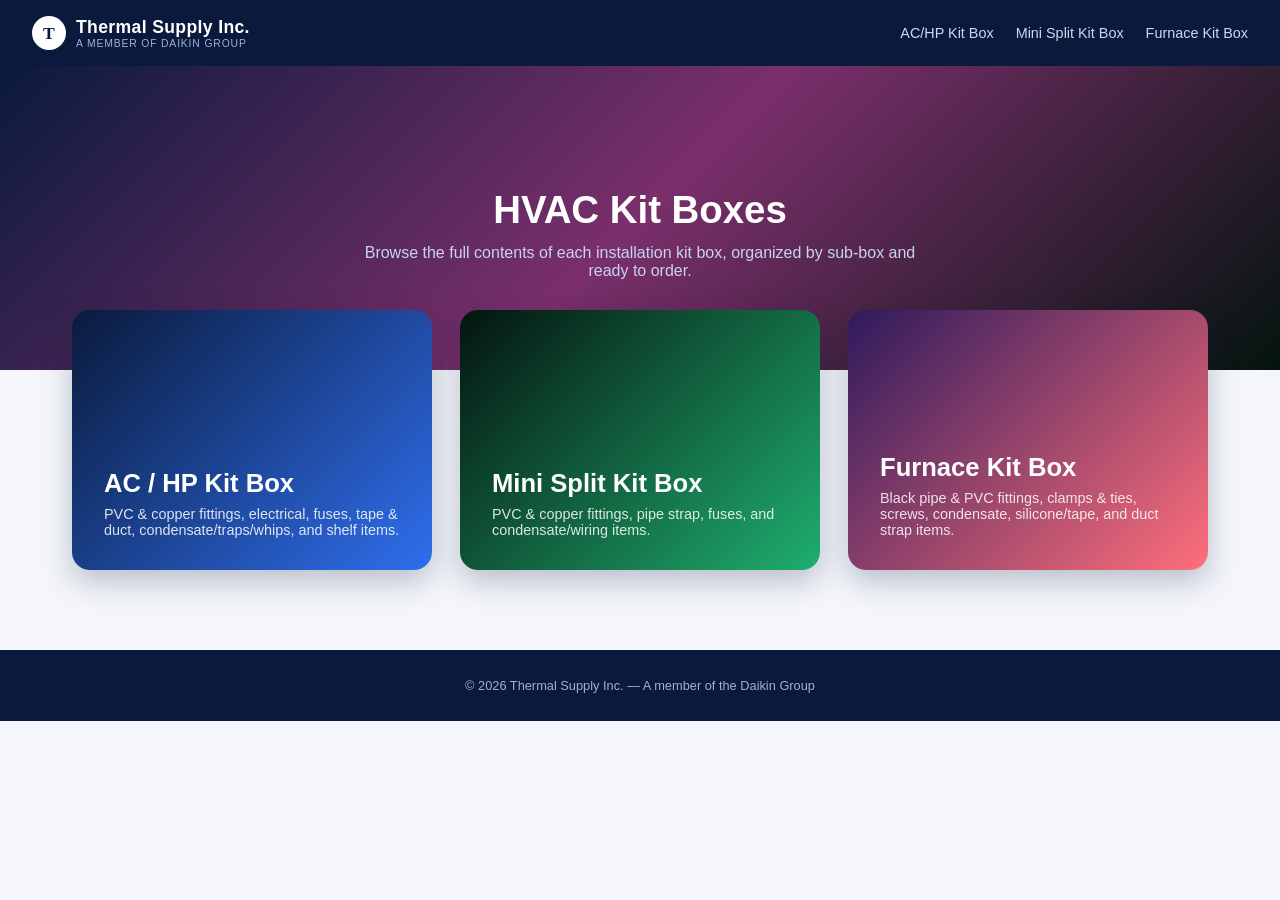
<file: index.html>
<!DOCTYPE html>
<html lang="en">
<head>
<meta charset="UTF-8">
<meta name="viewport" content="width=device-width, initial-scale=1.0">
<title>Thermal Supply Inc. | Kit Boxes</title>
<link rel="stylesheet" href="css/styles.css">
</head>
<body>
  <header class="site-header">
    <a class="brand" href="index.html">
      <span class="logo-mark">T</span>
      <span>
        Thermal Supply Inc.
        <span class="brand-sub">A MEMBER OF DAIKIN GROUP</span>
      </span>
    </a>
    <nav>
      <a href="ac-hp-kit-box.html">AC/HP Kit Box</a>
      <a href="mini-split-kit-box.html">Mini Split Kit Box</a>
      <a href="furnace-kit-box.html">Furnace Kit Box</a>
    </nav>
  </header>

  <section class="home-hero">
    <h1>HVAC Kit Boxes</h1>
    <p>Browse the full contents of each installation kit box, organized by sub-box and ready to order.</p>
  </section>

  <div class="kit-picker">
    <a class="kit-card blue" href="ac-hp-kit-box.html">
      <h2>AC / HP Kit Box</h2>
      <p>PVC &amp; copper fittings, electrical, fuses, tape &amp; duct, condensate/traps/whips, and shelf items.</p>
    </a>
    <a class="kit-card green" href="mini-split-kit-box.html">
      <h2>Mini Split Kit Box</h2>
      <p>PVC &amp; copper fittings, pipe strap, fuses, and condensate/wiring items.</p>
    </a>
    <a class="kit-card furnace" href="furnace-kit-box.html">
      <h2>Furnace Kit Box</h2>
      <p>Black pipe &amp; PVC fittings, clamps &amp; ties, screws, condensate, silicone/tape, and duct strap items.</p>
    </a>
  </div>

  <footer class="site-footer">
    &copy; 2026 Thermal Supply Inc. — A member of the Daikin Group
  </footer>
</body>
</html>
</file>
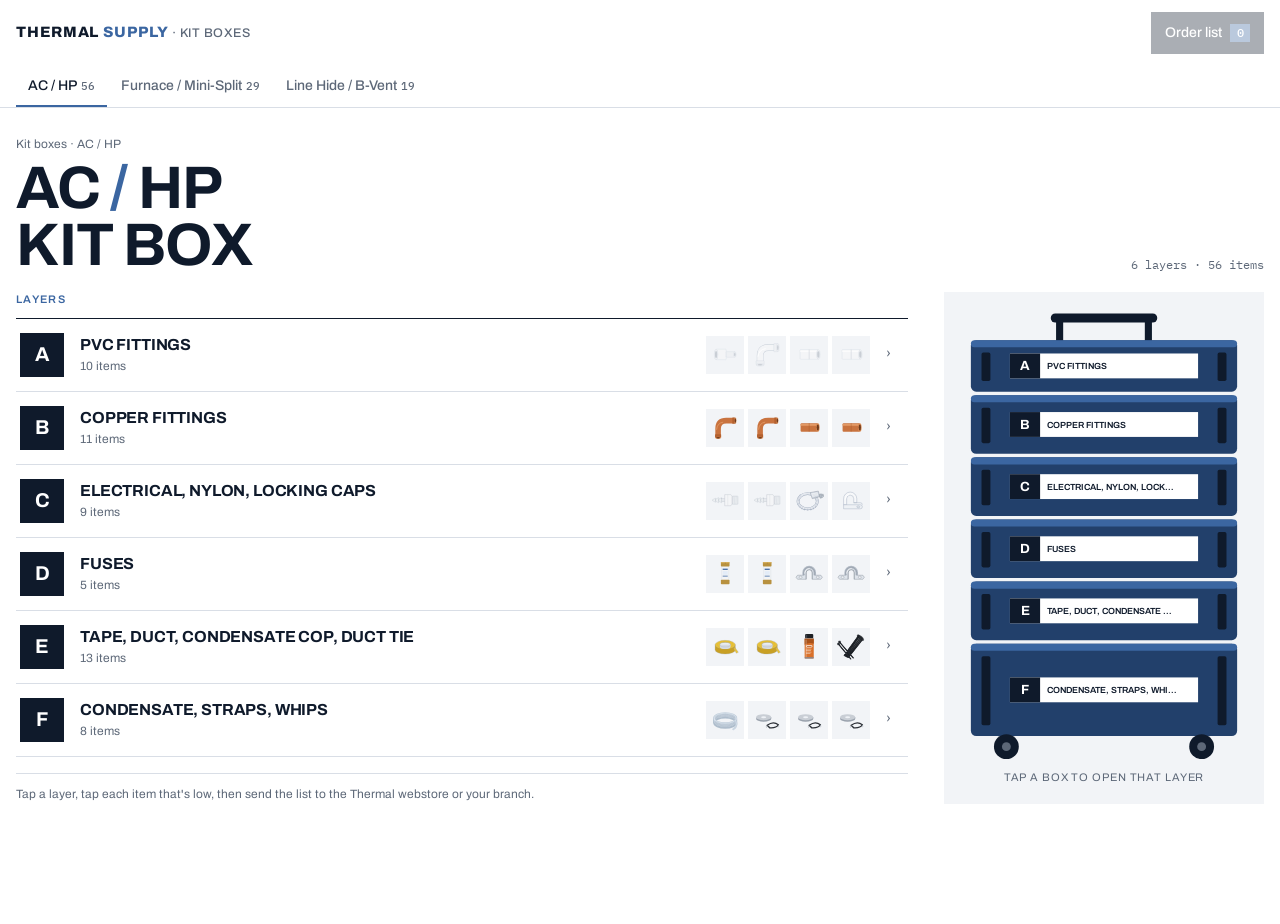
<file: restock/index.html>
<!DOCTYPE html>
<html lang="en">
<head>
<meta charset="utf-8">
<meta name="viewport" content="width=device-width,initial-scale=1,viewport-fit=cover">
<meta name="apple-mobile-web-app-capable" content="yes">
<title>Kit Box Restock · Thermal Supply</title>
<link rel="preconnect" href="https://fonts.googleapis.com">
<link rel="stylesheet" href="https://fonts.googleapis.com/css2?family=Archivo:wght@400;500;600;700;800&family=IBM+Plex+Mono:wght@400;500&display=swap">
<style>
:root{--bg:#fff;--tile:#f2f4f7;--fg:#0f1a2b;--muted:#5d6878;--line:#d9dee6;--blue:#3b66a1;--blue-ink:#fff;--blue-soft:#e8eef6;--tag:#24497e;--blue-deep:#22406b;--warn:#9a3412;
--display:"Archivo",system-ui,sans-serif;--mono:"IBM Plex Mono",ui-monospace,Menlo,monospace}
@media (prefers-color-scheme:dark){:root{--bg:#0d131d;--tile:#17202d;--fg:#e8edf5;--muted:#9aa6b8;--line:#2a3545;--blue:#86a8d8;--blue-ink:#0b1626;--blue-soft:#1a2738;--tag:#b3c9e8;--blue-deep:#2b4b78;color-scheme:dark}}
*{box-sizing:border-box;-webkit-tap-highlight-color:transparent}
html,body{margin:0;background:var(--bg);color:var(--fg);font-family:var(--display);font-size:14px;line-height:1.45}
button{font:inherit;color:inherit;cursor:pointer;border:0;background:none;padding:0}
[hidden]{display:none!important}
:focus-visible{outline:2px solid var(--blue);outline-offset:2px}
.wrap{padding-left:max(16px,env(safe-area-inset-left));padding-right:max(16px,env(safe-area-inset-right));max-width:1320px;margin:0 auto}
/* top bar */
.top{position:sticky;top:0;z-index:5;background:var(--bg);border-bottom:1px solid var(--line);padding-top:env(safe-area-inset-top)}
.bar{display:flex;align-items:center;gap:16px;padding-block:12px}
.brand{font-weight:800;letter-spacing:.06em;text-transform:uppercase;font-size:15px;white-space:nowrap}
.brand span{color:var(--blue)}
.sp{flex:1}
.hbtn{display:flex;align-items:center;gap:8px;background:var(--fg);color:var(--bg);padding:0 14px;height:42px;font-weight:500;white-space:nowrap}
.hbtn:disabled{opacity:.35;cursor:default}
.hbtn .n{font-family:var(--mono);font-size:12px;background:var(--blue);color:var(--blue-ink);padding:0 6px;min-width:20px;text-align:center}
.tabs{display:flex;gap:2px;overflow-x:auto;scrollbar-width:none}
.tabs::-webkit-scrollbar{display:none}
.tab{border-bottom:2.5px solid transparent;padding:10px 12px 9px;white-space:nowrap;color:var(--muted);font-weight:500}
.tab:hover{color:var(--fg)}
.tab[aria-selected="true"]{color:var(--fg);border-bottom-color:var(--blue)}
.tab .c{font-family:var(--mono);font-size:11px;margin-left:4px;color:var(--muted)}
.tabsep{width:1px;background:var(--line);margin:8px 6px;flex:none}
/* heading */
.head{display:flex;align-items:flex-end;justify-content:space-between;gap:16px;padding-block:28px 18px;flex-wrap:wrap}
.crumb{font-size:12px;color:var(--muted);margin-bottom:6px}
.crumb button{color:var(--blue);text-decoration:underline}
h1{font-weight:700;font-size:clamp(32px,6vw,60px);line-height:.95;margin:0;letter-spacing:-.02em;text-transform:uppercase;text-wrap:balance}
h1 em{font-style:normal;color:var(--blue)}
.headr{display:flex;gap:8px;align-items:center;color:var(--muted)}
.count{font-family:var(--mono);font-size:12px}
.pill{border:1px solid var(--fg);padding:8px 12px;font-weight:500;font-size:13px}
.pill:hover{border-color:var(--blue);color:var(--blue)}
/* layout */
.main{display:grid;grid-template-columns:230px minmax(0,1fr);gap:28px;padding-bottom:120px}
aside.rail{display:flex;flex-direction:column;gap:14px;position:sticky;top:120px;align-self:start}
.group{border:1px solid var(--fg)}
.group .gt{padding:9px 12px;font-weight:600;border-bottom:1px solid var(--line)}
.lyr{display:flex;align-items:center;gap:10px;width:100%;padding:9px 12px;text-align:left;color:var(--muted);border-left:3px solid transparent}
.lyr:hover{color:var(--fg)}
.lyr[aria-current="true"]{color:var(--fg);border-left-color:var(--blue);background:var(--blue-soft)}
.lyr .L{font-family:var(--mono);font-size:11px;background:var(--fg);color:var(--bg);min-width:26px;text-align:center;padding:2px 4px}
.lyr[aria-current="true"] .L{background:var(--blue);color:var(--blue-ink)}
.lyr .t{flex:1;min-width:0;line-height:1.25}
.lyr .c{font-family:var(--mono);font-size:11px}
.lyr .c.on{color:var(--blue);font-weight:500}
.note{font-size:12px;color:var(--muted);border-top:1px solid var(--line);padding-top:12px;margin:0}
.note button{color:var(--muted);text-decoration:underline;font-size:12px}
/* section head + grid */
.sechead{display:flex;align-items:baseline;justify-content:space-between;gap:12px;border-bottom:1.5px solid var(--fg);padding-bottom:8px;margin-bottom:16px}
.sechead h2{font-size:22px;font-weight:700;margin:0;text-transform:uppercase;letter-spacing:-.01em}
.sechead .cnt{font-family:var(--mono);font-size:12px;color:var(--muted)}
.grid{display:grid;grid-template-columns:repeat(auto-fill,minmax(200px,1fr));gap:22px 14px}
.card{display:flex;flex-direction:column;gap:10px;min-width:0}
.tile{position:relative;aspect-ratio:1/1.05;width:100%;background:var(--tile);display:grid;place-items:center;border:2px solid transparent}
.tile svg{width:62%;height:62%;transition:transform .35s ease}
.tile:hover svg{transform:scale(1.05)}
.card.sel .tile{border-color:var(--blue);background:var(--blue-soft)}
.badge{position:absolute;top:12px;left:12px;background:var(--fg);color:var(--bg);font-family:var(--mono);font-size:11px;font-weight:500;padding:3px 7px}
.card.sel .badge{background:var(--blue);color:var(--blue-ink)}
.fill{position:absolute;top:12px;right:12px;font-family:var(--mono);font-size:11px;color:var(--muted);background:var(--bg);padding:3px 7px}
.card.sel .fill{color:var(--tag)}
.meta{display:flex;gap:8px;align-items:flex-start}
.meta .t{flex:1;min-width:0}
.name{font-weight:600;font-size:14px;margin:1px 0 3px;line-height:1.3}
.pn{font-family:var(--mono);font-size:12px;color:var(--muted);overflow-wrap:anywhere}
.flag{font-size:11px;color:var(--warn);font-weight:600;margin-top:3px}
.acts{display:flex;gap:6px;flex:none}
.rnd{flex:none;width:36px;height:36px;border-radius:50%;display:grid;place-items:center;text-decoration:none;transition:background .2s}
.go{background:var(--tile);color:var(--fg)}
.go:hover{background:var(--blue-soft);color:var(--tag)}
.add{background:var(--fg);color:var(--bg);position:relative}
.add:hover{background:var(--blue);color:var(--blue-ink)}
.add .q{position:absolute;top:-4px;right:-4px;background:var(--blue);color:var(--blue-ink);font-family:var(--mono);font-size:10px;min-width:17px;height:17px;border-radius:9px;display:grid;place-items:center;padding:0 4px}
.minus{background:var(--tile);color:var(--fg)}
.minus:hover{background:var(--blue-soft)}
.card.addnew .tile{border:1.5px dashed var(--line);background:transparent;color:var(--muted);font-weight:600}
.editing .card:not(.addnew) .tile{border:1.5px dashed var(--warn)}
/* kit home */
.kitwrap{display:grid;grid-template-columns:minmax(0,1fr) 320px;gap:36px;padding-bottom:120px}
.layers{border-top:1.5px solid var(--fg)}
.layer{display:grid;grid-template-columns:44px minmax(0,1fr) auto 18px;gap:16px;align-items:center;width:100%;padding:14px 4px;border-bottom:1px solid var(--line);text-align:left}
.layer:hover{background:var(--tile)}
.layer .L{width:44px;height:44px;background:var(--fg);color:var(--bg);display:grid;place-items:center;font-weight:700;font-size:20px}
.layer .L.sm{font-size:10px;font-family:var(--mono)}
.layer b{display:block;font-size:16px;font-weight:700;text-transform:uppercase;letter-spacing:-.01em}
.layer small{font-size:12px;color:var(--muted)}
.layer small.on{color:var(--blue);font-weight:600}
.layer .thumbs{display:flex;gap:4px}
.layer .thumbs span{width:38px;height:38px;background:var(--tile);display:grid;place-items:center}
.layer .thumbs svg{width:80%;height:80%}
.layer .ar{color:var(--muted)}
.po{position:sticky;top:130px;align-self:start;background:var(--tile);padding:18px}
.po svg{width:100%;display:block}
.pk{cursor:pointer}.pk:hover .pkb{fill:var(--blue-deep)}
.pocap{text-align:center;font-size:11px;color:var(--muted);margin-top:8px;letter-spacing:.08em;text-transform:uppercase}
.steplabel{font-size:11px;font-weight:600;letter-spacing:.12em;text-transform:uppercase;color:var(--blue);margin-bottom:10px}
/* tray */
.tray{position:fixed;left:0;right:0;bottom:0;background:var(--bg);border-top:1.5px solid var(--fg);z-index:6;padding-bottom:env(safe-area-inset-bottom)}
.tray .in{display:flex;align-items:center;gap:12px;padding-block:12px}
.tray .count2{font-weight:700;font-size:28px;line-height:1;color:var(--blue)}
.tray .lbl{font-size:12px;color:var(--muted);line-height:1.3}
.btn{height:44px;padding:0 18px;font-weight:600;font-size:13.5px;border:1.5px solid var(--fg);background:var(--bg)}
.btn.pri{background:var(--fg);color:var(--bg)}
.btn.pri:hover{background:var(--blue);border-color:var(--blue);color:var(--blue-ink)}
.btn:disabled{opacity:.3;cursor:default}
/* sheet */
.scrim{position:fixed;inset:0;background:rgb(15 26 43 / .4);display:none;align-items:flex-end;justify-content:center;z-index:9}
.scrim.on{display:flex}
.sheet{background:var(--bg);width:min(760px,100%);max-height:88vh;padding:22px 24px calc(22px + env(safe-area-inset-bottom));overflow:auto;border-top:3px solid var(--blue)}
.sheet h2{margin:0 0 4px;font-size:26px;font-weight:700;text-transform:uppercase;letter-spacing:-.01em}
.sheet .sub{font-size:13px;color:var(--muted);margin:0 0 14px}
.grp{font-size:11px;font-weight:600;letter-spacing:.12em;text-transform:uppercase;color:var(--blue);margin:18px 0 2px;border-bottom:1.5px solid var(--fg);padding-bottom:6px}
.row{display:flex;align-items:center;gap:12px;padding:10px 0;border-bottom:1px solid var(--line)}
.row .ic{width:44px;height:44px;background:var(--tile);display:grid;place-items:center;flex:none}
.row .ic svg{width:80%;height:80%}
.row .tx{flex:1;min-width:0}
.row .s{font-family:var(--mono);font-weight:500;font-size:14px}
.row .n{font-size:12.5px;color:var(--muted)}
.row a{padding:9px 12px;border:1px solid var(--fg);text-decoration:none;color:var(--fg);font-weight:600;font-size:12.5px;white-space:nowrap}
.row a.vis{background:var(--blue);border-color:var(--blue);color:var(--blue-ink)}
.stepper{display:flex;align-items:center;border:1px solid var(--line)}
.stepper button{width:38px;height:38px;font-size:18px;font-weight:600}
.stepper input{width:44px;text-align:center;border:0;font:500 15px var(--mono);background:transparent;color:var(--fg)}
.actions{display:flex;gap:10px;margin-top:18px;flex-wrap:wrap}
.actions .btn{flex:1}
label.f{display:block;font-size:11px;font-weight:600;color:var(--muted);margin:14px 0 6px;text-transform:uppercase;letter-spacing:.1em}
.inp{width:100%;height:46px;border:1.5px solid var(--fg);padding:0 12px;font:500 16px var(--display);background:var(--bg);color:var(--fg)}
.inp.mono{font-family:var(--mono)}
.two{display:grid;grid-template-columns:1fr 1fr;gap:10px}
.danger{color:#b91c1c!important;border-color:#b91c1c!important}
.toast{position:fixed;top:calc(16px + env(safe-area-inset-top));left:50%;transform:translateX(-50%);background:var(--fg);color:var(--bg);padding:11px 16px;font-weight:600;font-size:14px;opacity:0;transition:.2s;pointer-events:none;z-index:20}
.toast.on{opacity:1}
@media (max-width:900px){.kitwrap{grid-template-columns:1fr}.po{position:static;order:-1;max-width:340px}.layer .thumbs{display:none}.layer{grid-template-columns:44px 1fr 18px}}
@media (max-width:760px){.main{grid-template-columns:1fr}aside.rail{position:static}.grid{grid-template-columns:repeat(2,minmax(0,1fr))}.tray .lbl{display:none}.brand small{display:none}}
</style>
</head>
<body>
<header class="top"><div class="wrap">
  <div class="bar">
    <div class="brand">Thermal <span>Supply</span> <small style="font-weight:500;letter-spacing:.04em;color:var(--muted)">· Kit Boxes</small></div>
    <div class="sp"></div>
    <button class="hbtn" id="hSend">Order list <span class="n" id="hN">0</span></button>
  </div>
  <nav class="tabs" id="tabs" role="tablist"></nav>
</div></header>
<main class="wrap" id="view"></main>
<div class="tray" id="tray" hidden><div class="wrap in">
  <div class="count2" id="tC">0</div><div class="lbl">items checked<br>in this kit</div>
  <div class="sp"></div>
  <button class="btn" id="prevBtn">‹ Prev</button>
  <button class="btn" id="nextBtn">Next layer ›</button>
  <button class="btn pri" id="sendBtn">Review &amp; send</button>
</div></div>
<div class="scrim" id="scrim"><div class="sheet" id="sheet"></div></div>
<div class="toast" id="toast"></div>
<script>
const KITS=[{"name":"AC / HP","color":"green","boxes":[{"L":"A","t":"PVC Fittings","items":[{"name":"3/4x1/2 PVC Bushing","sku":"3/4X1/2 PVC BUSHING","qty":4,"status":"","note":"","art":"pvcbush"},{"name":"3/4 PVC Street 90 MPT x Slip","sku":"3/4 90 SLIP X SPIGOT","qty":4,"status":"","note":"","art":"pvc90"},{"name":"3/4 PVC Coupling","sku":"3/4 PVC COUPLING","qty":4,"status":"","note":"","art":"pvccoup"},{"status":"","note":"","sku":"3/4 PVC UNION","name":"3/4 PVC Union","qty":1,"art":"pvccoup"},{"name":"3/4 PVC 90 Elbow","sku":"3/4 PVC 90 ELBOW","qty":4,"status":"","note":"","art":"pvc90"},{"name":"3/4 PVC 90 Street Elbow","sku":"3/4 PVC 90 STREET ELBOW","qty":4,"status":"","note":"","art":"pvc90"},{"name":"3/4 PVC 45 Elbow","sku":"3/4 PVC 45 ELBOW","qty":4,"status":"","note":"","art":"pvc45"},{"name":"Teflon Tape","sku":"78940","qty":1,"status":"","note":"","art":"taperoll"},{"name":"3/4 PVC Adapter Slip x MPT","sku":"3/4 PVC ADAPT SLIPXMPT","qty":4,"status":"","note":"","art":"pvcadapt"},{"name":"3/4 PVC Tee","sku":"3/4 PVC TEE","qty":4,"status":"","note":"","art":"pvctee"}]},{"L":"B","t":"Copper Fittings","items":[{"name":"3/8 Copper 90 Elbow","sku":"WE500L-3/8","qty":4,"status":"","note":"","art":"cuelbow"},{"name":"3/8 Copper Street 90","sku":"WE503L-3/8","qty":4,"status":"","note":"","art":"cuelbow"},{"name":"3/4 Copper Coupling","sku":"WC400-3/4","qty":4,"status":"","note":"","art":"cucoup"},{"name":"7/8 x 3/4 Reducer","sku":"WC400R-7/8X3/4","qty":4,"status":"","note":"","art":"cucoup"},{"name":"3/4 Copper 90 Elbow","sku":"WE500L-3/4","qty":4,"status":"","note":"","art":"cuelbow"},{"name":"3/4 Copper Street 90","sku":"WE503L-3/4","qty":4,"status":"","note":"","art":"cuelbow"},{"name":"3/8 Copper Coupling","sku":"WC400-3/8","qty":4,"status":"","note":"","art":"cucoup"},{"name":"5/8 x 1/2 Reducer","sku":"WC400R-5/8X1/2","qty":4,"status":"","note":"","art":"cucoup"},{"name":"7/8 Copper 90 Elbow","sku":"WE500L-7/8","qty":4,"status":"","note":"","art":"cuelbow"},{"name":"7/8 Copper Street 90","sku":"WE503L-7/8","qty":4,"status":"","note":"","art":"cuelbow"},{"name":"7/8 Copper Coupling","sku":"WC400-7/8","qty":4,"status":"","note":"","art":"cucoup"}]},{"L":"C","t":"Electrical, Nylon, Locking Caps","items":[{"name":"Hose Mender","sku":"701-032","qty":2,"status":"","note":"","art":"barb"},{"name":"Nylon Adapter","sku":"701-043","qty":2,"status":"","note":"","art":"barb"},{"status":"","note":"","sku":"79330","name":"Hose Clamps 5/8","qty":5,"art":"hoseclamp"},{"status":"","note":"","sku":"5384","name":"1/2 Clamp (1 pack)","qty":1,"art":"nylonclamp"},{"name":"3/8 Clamp (1 pack)","sku":"WC06","qty":1,"status":"","note":"","art":"nylonclamp"},{"status":"","note":"","sku":"79324","name":"Hose Clamps 1-3/4","qty":5,"art":"hoseclamp"},{"name":"Euro A2L Locking Caps","sku":"SHLD-E12-A2L","qty":12,"status":"","note":"","art":"lockcap"},{"status":"","note":"","sku":"SHLD-A2L12","name":"A2L Locking Caps","qty":12,"art":"lockcap"},{"status":"","note":"","sku":"79310","name":"Hose Clamp 3/8\u20137/8 (Size 06)","qty":5,"art":"hoseclamp"}]},{"L":"D","t":"Fuses","items":[{"name":"Fuse","sku":"25881","qty":10,"status":"","note":"","art":"fuse"},{"name":"Fuse Adapter","sku":"82975","qty":4,"status":"","note":"","art":"fuse"},{"name":"1/2 Two-Hole Strap","sku":"HW401","qty":10,"status":"","note":"","art":"twohole"},{"name":"3/4 Two-Hole Strap","sku":"HW402","qty":10,"status":"","note":"","art":"twohole"},{"name":"1 Two-Hole Strap","sku":"HW403","qty":10,"status":"","note":"","art":"twohole"}]},{"L":"E","t":"Tape, Duct, Condensate Cop, Duct Tie","items":[{"name":"Black Tape","sku":"VP410-BLACK","qty":1,"status":"","note":"","art":"taperoll"},{"name":"White Tape","sku":"VP410-WHITE","qty":1,"status":"","note":"","art":"taperoll"},{"name":"Pro-Flush Solvent","sku":"PF-16","qty":1,"status":"","note":"","art":"aerosolcoil"},{"status":"","note":"","sku":"DT6B","name":"Duct Ties","qty":1,"art":"ducttie"},{"name":"Silver Solder 15% Sil-Fos (28 sticks)","sku":"15% SIL-FOS 1LB","qty":1,"status":"","note":"","art":"brazerod"},{"name":"Aluminum Tape 3\"","sku":"SF-686-3","qty":1,"status":"","note":"","art":"taperoll"},{"name":"Cleaning Pads (set)","sku":"ACP10","qty":1,"status":"","note":"","art":"scrubpad"},{"name":"Silicone Sealant","sku":"37001","qty":1,"status":"","note":"","art":"caulktube"},{"status":"","note":"","sku":"37003","name":"Silicone Alum","qty":1,"art":"caulktube"},{"name":"Wet Switch","sku":"WS-1","qty":1,"status":"","note":"","art":"float"},{"name":"Condensate Cop","sku":"CC-1","qty":1,"status":"","note":"","art":"ofswitch"},{"name":"Condensate Safe-T-Switch","sku":"SS2","qty":1,"status":"","note":"","art":"ofswitch"},{"name":"Anti-Vibration Pad","sku":"MP-4E","qty":4,"status":"","note":"","art":"vibpad"}]},{"L":"F","t":"Condensate, Straps, Whips","items":[{"name":"Vinyl Tube","sku":"7-38","qty":1,"status":"","note":"","art":"vinyltube"},{"name":"Plastic Duct Strap","sku":"710-P100","qty":1,"status":"","note":"","art":"strap"},{"status":"","note":"","sku":"710-100","name":"Woven Duct Strap","qty":1,"art":"strap"},{"status":"","note":"","sku":"PS-10","name":"Metal Duct Strap","qty":1,"art":"strap"},{"name":"Economy Trap Kit w/ Brush","sku":"DTK113B","qty":1,"status":"","note":"","art":"draintrap"},{"name":"Anti-Vibration Mount","sku":"SAMS-WM","qty":1,"status":"","note":"","art":"seismic"},{"name":"Perma Wrap","sku":"4218-W3","qty":1,"status":"","note":"","art":"caulktube"},{"name":"1-1/2 OD Fitting","sku":"41118","qty":1,"status":"","note":"","art":"barb"}]}]},{"name":"Furnace / Mini-Split","color":"orange","boxes":[{"L":"A","t":"Black Pipe","items":[{"name":"1/2 Straight Gas Ball Valve","sku":"110-523","qty":1,"status":"","note":"","art":"gasvalve"},{"name":"3/4\" Ball Valve","sku":"110-524","qty":1,"status":"","note":"","art":"gasvalve"},{"name":"1/2 Black 90 Elbow","sku":"1/2 BLACK 90 ELBOW","qty":5,"status":"","note":"","art":"blkelbow"},{"name":"1/2 Black 90 Street Elbow","sku":"1/2 BLACK 90 ST ELBOW","qty":5,"status":"","note":"","art":"blkelbow"},{"name":"1/2 Black 45 Elbow","sku":"1/2 BLACK 45 ELBOW","qty":5,"status":"","note":"","art":"blkelbow"},{"name":"1/2 Black Coupling","sku":"1/2 BLACK COUPLING","qty":3,"status":"","note":"","art":"blktee"},{"name":"1/2 Black Cap","sku":"1/2 BLACK CAP","qty":3,"status":"","note":"","art":"blknipple"},{"name":"1/2 Black Tee","sku":"1/2 BLACK TEE","qty":3,"status":"","note":"","art":"blktee"},{"name":"1x3/4 Black Reducing Coupling","sku":"1X3/4 BLACK REDUCING COUPLING","qty":3,"status":"","note":"","art":"blktee"},{"name":"3/4x1/2 Black Bushing","sku":"3/4X1/2 BLACK BUSHING","qty":3,"status":"","note":"","art":"blknipple"}]},{"L":"B","t":"Screws, Tape","items":[{"name":"Teflon Tape","sku":"78940","qty":1,"status":"","note":"","art":"taperoll"},{"name":"Electrical Tape","sku":"EV057B","qty":1,"status":"","note":"","art":"taperoll"},{"name":"5A Auto Blade Fuse","sku":"82231","qty":5,"status":"","note":"","art":"fuse"},{"name":"3A Blade Fuse","sku":"82230","qty":5,"status":"","note":"","art":"fuse"},{"name":"#8x1/2 Sheet Metal Screw","sku":"5-SCR81-2","qty":100,"status":"","note":"","art":"screwjar"},{"name":"#10x3/4 Sheet Metal Screw","sku":"5-SCR103-4","qty":100,"status":"","note":"","art":"screwjar"},{"name":"#8x3/4 Self Drilling","sku":"TEKHT81","qty":20,"status":"","note":"","art":"screwjar"},{"name":"#8x1 Slotted","sku":"SPT81","qty":100,"status":"","note":"","art":"screwjar"},{"name":"2\" Mesh Insert","sku":"B2810816","qty":1,"status":"","note":"","art":"filter"}]},{"L":"C","t":"Gas Connector, Nylog","items":[{"name":"Nylog Gasket Thread Sealant","sku":"RT201BP","qty":1,"status":"","note":"","art":"cementcan"},{"name":"5/8 OD Gas Connector 24\"","sku":"PFAC-12C-23-24","qty":1,"status":"","note":"","art":"gasflex"},{"name":"5/8 OD Gas Connector 18\"","sku":"PFAC-12C-23-18","qty":1,"status":"","note":"","art":"gasflex"}]},{"L":"D","t":"Sealants & Brushes","items":[{"name":"Brushes","sku":"B-503","qty":1,"status":"","note":"","art":"brush"}]},{"L":"E","t":"Condensate / Large PVC","items":[{"name":"2 PVC 90 Long Sweep Elbow","sku":"2 PVC 90 LONG SWEEP ELBOW","qty":4,"status":"","note":"","art":"pvc90"},{"status":"","note":"","sku":"2 PVC 45 ELBOW","name":"2 PVC 45 Elbow","qty":8,"art":"pvc45"},{"name":"3 PVC Coupling","sku":"3 PVC COUPLING","qty":4,"status":"","note":"","art":"pvccoup"},{"name":"2x3 PVC Belled Reducer","sku":"2X3 PVC BELLED REDUCER","qty":2,"status":"","note":"","art":"pvcbush"},{"name":"Flat Reducer","sku":"FLAT REDUCER","qty":1,"status":"","note":"","art":"pvcbush"},{"name":"Nu-Foam Expanding Sealant","sku":"4293-04","qty":1,"status":"","note":"","art":"sealcan"}]}]},{"name":"Line Hide / B-Vent","color":"blue","boxes":[{"L":"LH","t":"Line Hide 4\"","items":[{"name":"Wall Penetration 4\"","sku":"230-WC4","qty":1,"status":"","note":"","art":"lhwall"},{"name":"Union Coupling 4\"","sku":"230-CP4","qty":1,"status":"","note":"","art":"lhcoup"},{"name":"Flex Joint 4\"","sku":"230-FJ4","qty":1,"status":"","note":"","art":"lhflex"},{"name":"90\u00b0 Flat Bend 4\"","sku":"230-FB4","qty":1,"status":"","note":"","art":"lhelbow"},{"name":"90\u00b0 Outside Elbow 4\"","sku":"230-EB4","qty":1,"status":"","note":"","art":"lhelbow"},{"name":"90\u00b0 Long Radius Bend 4\"","sku":"230-LFB4","qty":1,"status":"","note":"","art":"lhelbow"},{"name":"90\u00b0 Inside Elbow 4\"","sku":"230-EIN4","qty":1,"status":"","note":"","art":"lhelbow"},{"name":"T-Joint 4\"","sku":"230-TJ4","qty":1,"status":"","note":"","art":"lhelbow"},{"name":"45\u00b0 Flat Bend 4\"","sku":"230-FB454","qty":1,"status":"","note":"","art":"lhelbow"}]},{"L":"BV","t":"B-Vent","items":[{"name":"Duct Sealant Gray","sku":"1020","qty":1,"status":"","note":"","art":"cementcan"},{"name":"90% Furnace Drain Kit","sku":"RF000142","qty":1,"status":"","note":"","art":"drainkit"},{"name":"Horizontal Drain Kit Assembly","sku":"0270F05248","qty":1,"status":"","note":"","art":"drainkit"}]},{"L":"SHELF","t":"Shelf Stock","items":[{"name":"T-Stat Wire 18/2","sku":"18/2","qty":1,"status":"","note":"","art":"tstatspool"},{"name":"T-Stat Wire 18/5","sku":"18/5","qty":1,"status":"","note":"","art":"tstatspool"},{"name":"Wire 14/4","sku":"14/4","qty":1,"status":"","note":"","art":"wirecable"},{"name":"Condenser Pad","sku":"CP-22LP","qty":1,"status":"","note":"","art":"cpump"},{"name":"3 in Heat Pump Riser","sku":"HPR-3","qty":4,"status":"","note":"","art":"riser"},{"name":"6 in Heat Pump Riser","sku":"HPR-6","qty":4,"status":"","note":"","art":"riser"},{"name":"Flex Pipe Insulation","sku":"MV78","qty":1,"status":"","note":"","art":"ptube"}]}]}];
const ART={"pvcbush":"<svg viewBox=\"0 0 120 120\" aria-hidden=\"true\"><rect x=\"24\" y=\"40\" width=\"40\" height=\"42\" rx=\"3\" fill=\"#f4f5f7\" stroke=\"#c7ced8\"/><rect x=\"64\" y=\"50\" width=\"34\" height=\"22\" rx=\"2\" fill=\"#eef0f3\" stroke=\"#c7ced8\"/><ellipse cx=\"98\" cy=\"61\" rx=\"5\" ry=\"11\" fill=\"#eef0f3\" stroke=\"#c7ced8\"/><ellipse cx=\"98\" cy=\"61\" rx=\"3\" ry=\"7\" fill=\"#c9ced5\"/><ellipse cx=\"24\" cy=\"61\" rx=\"7\" ry=\"21\" fill=\"#eef0f3\" stroke=\"#c7ced8\"/><ellipse cx=\"24\" cy=\"61\" rx=\"4.5\" ry=\"14\" fill=\"#c9ced5\"/></svg>","pvc90":"<svg viewBox=\"0 0 120 120\" aria-hidden=\"true\"><path d=\"M32 98 V66 Q32 34 64 34 H94\" fill=\"none\" stroke=\"#c7ced8\" stroke-width=\"26\"/><path d=\"M32 98 V66 Q32 34 64 34 H94\" fill=\"none\" stroke=\"#f4f5f7\" stroke-width=\"23\"/><path d=\"M24 70 Q26 42 54 38\" stroke=\"#fff\" stroke-width=\"3\" fill=\"none\"/><rect x=\"16\" y=\"86\" width=\"32\" height=\"16\" rx=\"2\" fill=\"#eef0f3\" stroke=\"#c7ced8\"/><ellipse cx=\"32\" cy=\"102\" rx=\"16\" ry=\"5\" fill=\"#eef0f3\" stroke=\"#c7ced8\"/><ellipse cx=\"32\" cy=\"102\" rx=\"10\" ry=\"3\" fill=\"#c9ced5\"/><rect x=\"86\" y=\"18\" width=\"16\" height=\"32\" rx=\"2\" fill=\"#eef0f3\" stroke=\"#c7ced8\"/><ellipse cx=\"102\" cy=\"34\" rx=\"5\" ry=\"16\" fill=\"#eef0f3\" stroke=\"#c7ced8\"/><ellipse cx=\"102\" cy=\"34\" rx=\"3\" ry=\"10\" fill=\"#c9ced5\"/></svg>","pvccoup":"<svg viewBox=\"0 0 120 120\" aria-hidden=\"true\"><rect x=\"24\" y=\"42\" width=\"72\" height=\"38\" rx=\"3\" fill=\"#f4f5f7\" stroke=\"#c7ced8\"/><path d=\"M24 48 h72\" stroke=\"#fff\" stroke-width=\"4\"/><path d=\"M60 42 v38\" stroke=\"#c7ced8\" stroke-width=\"2\"/><ellipse cx=\"96\" cy=\"61\" rx=\"7\" ry=\"19\" fill=\"#eef0f3\" stroke=\"#c7ced8\"/><ellipse cx=\"96\" cy=\"61\" rx=\"4.5\" ry=\"13\" fill=\"#c9ced5\"/></svg>","pvc45":"<svg viewBox=\"0 0 120 120\" aria-hidden=\"true\"><path d=\"M26 98 V70 L66 34 H96\" fill=\"none\" stroke=\"#c7ced8\" stroke-width=\"26\" stroke-linejoin=\"round\"/><path d=\"M26 98 V70 L66 34 H96\" fill=\"none\" stroke=\"#f4f5f7\" stroke-width=\"23\" stroke-linejoin=\"round\"/><rect x=\"10\" y=\"86\" width=\"32\" height=\"16\" rx=\"2\" fill=\"#eef0f3\" stroke=\"#c7ced8\"/><ellipse cx=\"26\" cy=\"102\" rx=\"16\" ry=\"5\" fill=\"#eef0f3\" stroke=\"#c7ced8\"/><ellipse cx=\"26\" cy=\"102\" rx=\"10\" ry=\"3\" fill=\"#c9ced5\"/><rect x=\"88\" y=\"18\" width=\"16\" height=\"32\" rx=\"2\" fill=\"#eef0f3\" stroke=\"#c7ced8\"/><ellipse cx=\"104\" cy=\"34\" rx=\"5\" ry=\"16\" fill=\"#eef0f3\" stroke=\"#c7ced8\"/><ellipse cx=\"104\" cy=\"34\" rx=\"3\" ry=\"10\" fill=\"#c9ced5\"/><text x=\"58\" y=\"66\" font-size=\"11\" font-family=\"sans-serif\" font-weight=\"700\" fill=\"#9aa2ad\">45\u00b0</text></svg>","taperoll":"<svg viewBox=\"0 0 120 120\" aria-hidden=\"true\"><path d=\"M20 54 V74 A40 17 0 0 0 100 74 V54 Z\" fill=\"#c9a024\" stroke=\"#9aa2ad\" stroke-width=\"1\"/><ellipse cx=\"60\" cy=\"54\" rx=\"40\" ry=\"17\" fill=\"#e8c23a\" stroke=\"#9aa2ad\" stroke-width=\"1\"/><ellipse cx=\"60\" cy=\"54\" rx=\"31\" ry=\"13\" fill=\"none\" stroke=\"#c9a024\" stroke-width=\"1\" opacity=\".6\"/><ellipse cx=\"60\" cy=\"54\" rx=\"21\" ry=\"9\" fill=\"#e9edf2\" stroke=\"#9aa2ad\" stroke-width=\"1\"/><path d=\"M39 54 V62 A21 9 0 0 0 81 62 V54\" fill=\"#d6dbe2\"/><ellipse cx=\"60\" cy=\"54\" rx=\"21\" ry=\"9\" fill=\"none\" stroke=\"#9aa2ad\" stroke-width=\"1\"/><path d=\"M98 64 L112 84 L104 88 L94 70 Z\" fill=\"#e8c23a\" stroke=\"#9aa2ad\" stroke-width=\"1\"/></svg>","pvcadapt":"<svg viewBox=\"0 0 120 120\" aria-hidden=\"true\"><rect x=\"20\" y=\"42\" width=\"44\" height=\"38\" rx=\"3\" fill=\"#f4f5f7\" stroke=\"#c7ced8\"/><path d=\"M58 38 l8 -6 h10 l8 6 v46 l-8 6 h-10 l-8 -6Z\" fill=\"#eef0f3\" stroke=\"#c7ced8\"/><rect x=\"84\" y=\"48\" width=\"20\" height=\"26\" fill=\"#f4f5f7\" stroke=\"#c7ced8\"/><path d=\"M88 48 v26 M93 48 v26 M98 48 v26\" stroke=\"#c7ced8\"/><ellipse cx=\"20\" cy=\"61\" rx=\"6\" ry=\"19\" fill=\"#eef0f3\" stroke=\"#c7ced8\"/><ellipse cx=\"20\" cy=\"61\" rx=\"3.6\" ry=\"13\" fill=\"#c9ced5\"/></svg>","pvctee":"<svg viewBox=\"0 0 120 120\" aria-hidden=\"true\"><rect x=\"14\" y=\"44\" width=\"92\" height=\"30\" rx=\"3\" fill=\"#f4f5f7\" stroke=\"#c7ced8\"/><rect x=\"10\" y=\"40\" width=\"18\" height=\"38\" rx=\"3\" fill=\"#eef0f3\" stroke=\"#c7ced8\"/><rect x=\"92\" y=\"40\" width=\"18\" height=\"38\" rx=\"3\" fill=\"#eef0f3\" stroke=\"#c7ced8\"/><rect x=\"45\" y=\"70\" width=\"30\" height=\"20\" fill=\"#f4f5f7\" stroke=\"#c7ced8\"/><rect x=\"41\" y=\"86\" width=\"38\" height=\"14\" rx=\"3\" fill=\"#eef0f3\" stroke=\"#c7ced8\"/><ellipse cx=\"60\" cy=\"100\" rx=\"19\" ry=\"6\" fill=\"#eef0f3\" stroke=\"#c7ced8\"/><ellipse cx=\"60\" cy=\"100\" rx=\"12\" ry=\"3.6\" fill=\"#c9ced5\"/><path d=\"M28 50 h64\" stroke=\"#fff\" stroke-width=\"3\"/></svg>","cuelbow":"<svg viewBox=\"0 0 120 120\" aria-hidden=\"true\"><path d=\"M32 98 V66 Q32 34 64 34 H94\" fill=\"none\" stroke=\"#c9733f\" stroke-width=\"22\"/><path d=\"M26 70 Q28 44 52 40\" stroke=\"#e8a06c\" stroke-width=\"3\" fill=\"none\"/><rect x=\"20\" y=\"88\" width=\"24\" height=\"14\" rx=\"2\" fill=\"#b4612f\"/><ellipse cx=\"32\" cy=\"102\" rx=\"12\" ry=\"4.5\" fill=\"#d98a52\"/><ellipse cx=\"32\" cy=\"102\" rx=\"8\" ry=\"3\" fill=\"#6e3a1c\"/><rect x=\"88\" y=\"22\" width=\"12\" height=\"24\" rx=\"2\" fill=\"#b4612f\"/><ellipse cx=\"100\" cy=\"34\" rx=\"4.5\" ry=\"12\" fill=\"#d98a52\"/><ellipse cx=\"100\" cy=\"34\" rx=\"3\" ry=\"8\" fill=\"#6e3a1c\"/></svg>","cucoup":"<svg viewBox=\"0 0 120 120\" aria-hidden=\"true\"><rect x=\"26\" y=\"44\" width=\"68\" height=\"34\" rx=\"4\" fill=\"#c9733f\"/><rect x=\"26\" y=\"48\" width=\"68\" height=\"6\" fill=\"#e8a06c\"/><ellipse cx=\"94\" cy=\"61\" rx=\"7\" ry=\"17\" fill=\"#d98a52\"/><ellipse cx=\"94\" cy=\"61\" rx=\"4.5\" ry=\"12\" fill=\"#6e3a1c\"/><path d=\"M60 44 v34\" stroke=\"#a6582a\" stroke-width=\"1.5\"/></svg>","barb":"<svg viewBox=\"0 0 120 120\" aria-hidden=\"true\"><path d=\"M10 58 L22 52 V68 L10 62 Z M22 56 L34 50 V70 L22 64 Z M34 56 L46 50 V70 L34 64 Z\" fill=\"#eef0f3\" stroke=\"#b9c0ca\" stroke-width=\"1.3\" stroke-linejoin=\"round\"/><rect x=\"44\" y=\"54\" width=\"16\" height=\"12\" fill=\"#e7eaee\" stroke=\"#b9c0ca\" stroke-width=\"1.3\"/><path d=\"M58 38 H82 L88 46 V74 L82 82 H58 Z\" fill=\"#f4f5f7\" stroke=\"#b9c0ca\" stroke-width=\"1.5\"/><path d=\"M70 38 V82\" stroke=\"#d6dbe2\" stroke-width=\"1.5\"/><rect x=\"88\" y=\"44\" width=\"22\" height=\"32\" rx=\"2\" fill=\"#eef0f3\" stroke=\"#b9c0ca\" stroke-width=\"1.5\"/><path d=\"M92 44 l-2 32 M98 44 l-2 32 M104 44 l-2 32\" stroke=\"#c7ced8\" stroke-width=\"1.5\"/></svg>","lockcap":"<svg viewBox=\"0 0 120 120\" aria-hidden=\"true\"><rect x=\"14\" y=\"38\" width=\"48\" height=\"56\" rx=\"6\" fill=\"#c8a85a\"/><rect x=\"14\" y=\"38\" width=\"48\" height=\"10\" rx=\"5\" fill=\"#e2c97f\"/><ellipse cx=\"38\" cy=\"40\" rx=\"8\" ry=\"3\" fill=\"#8a6d2a\"/><path d=\"M14 70 h48\" stroke=\"#a88a42\" stroke-width=\"2\"/><rect x=\"18\" y=\"52\" width=\"6\" height=\"34\" fill=\"#e8d59a\" opacity=\".6\"/><path d=\"M58 40 Q58 26 80 26 Q102 26 102 40 V92 Q102 98 96 98 H64 Q58 98 58 92Z\" fill=\"#c62f2f\"/><path d=\"M58 92 h44\" stroke=\"#b8913f\" stroke-width=\"5\"/><path d=\"M68 48 h24 v16 q0 14 -12 20 q-12 -6 -12 -20z\" fill=\"#2b2f36\"/><text x=\"80\" y=\"68\" font-size=\"14\" font-weight=\"700\" text-anchor=\"middle\" fill=\"#c62f2f\" font-family=\"Arial\">S</text><text x=\"80\" y=\"44\" font-size=\"7\" font-weight=\"700\" text-anchor=\"middle\" fill=\"#2b2f36\" font-family=\"Arial\">A2L</text><rect x=\"64\" y=\"30\" width=\"8\" height=\"40\" rx=\"4\" fill=\"#fff\" opacity=\".18\"/></svg>","fuse":"<svg viewBox=\"0 0 120 120\" aria-hidden=\"true\"><rect x=\"46\" y=\"22\" width=\"28\" height=\"76\" rx=\"3\" fill=\"#f3f4f6\" stroke=\"#c7ced8\"/><rect x=\"43\" y=\"16\" width=\"34\" height=\"18\" rx=\"3\" fill=\"#b8913f\"/><rect x=\"43\" y=\"86\" width=\"34\" height=\"18\" rx=\"3\" fill=\"#b8913f\"/><rect x=\"43\" y=\"16\" width=\"34\" height=\"5\" rx=\"2\" fill=\"#d4ad5a\"/><rect x=\"50\" y=\"42\" width=\"20\" height=\"5\" fill=\"#3b66a1\"/><rect x=\"50\" y=\"52\" width=\"20\" height=\"14\" fill=\"#e3ecf8\"/><rect x=\"50\" y=\"70\" width=\"20\" height=\"3\" fill=\"#3b66a1\"/><circle cx=\"60\" cy=\"20\" r=\"1.5\" fill=\"#7d6430\"/></svg>","aerosolcoil":"<svg viewBox=\"0 0 120 120\" aria-hidden=\"true\"><rect x=\"44\" y=\"12\" width=\"32\" height=\"18\" rx=\"4\" fill=\"#1d2025\"/><rect x=\"47\" y=\"14\" width=\"5\" height=\"14\" rx=\"2\" fill=\"#3d434c\"/><rect x=\"42\" y=\"28\" width=\"36\" height=\"4\" fill=\"#9aa2ad\"/><rect x=\"42\" y=\"31\" width=\"36\" height=\"78\" rx=\"3\" fill=\"#d9702a\"/><path d=\"M42 31 L78 31 L78 50 Q60 44 42 54 Z\" fill=\"#a8521a\"/><rect x=\"45\" y=\"34\" width=\"6\" height=\"72\" rx=\"3\" fill=\"#ffffff\" opacity=\".22\"/><rect x=\"47\" y=\"56\" width=\"26\" height=\"9\" rx=\"4.5\" fill=\"#ffffff\" opacity=\".9\"/><rect x=\"50\" y=\"59\" width=\"20\" height=\"3\" rx=\"1.5\" fill=\"#a8521a\"/><rect x=\"47\" y=\"70\" width=\"22\" height=\"3\" rx=\"1\" fill=\"#ffffff\" opacity=\".55\"/><rect x=\"47\" y=\"76\" width=\"20\" height=\"3\" rx=\"1\" fill=\"#ffffff\" opacity=\".55\"/><rect x=\"47\" y=\"82\" width=\"22\" height=\"3\" rx=\"1\" fill=\"#ffffff\" opacity=\".55\"/><rect x=\"47\" y=\"88\" width=\"18\" height=\"3\" rx=\"1\" fill=\"#ffffff\" opacity=\".55\"/><rect x=\"42\" y=\"104\" width=\"36\" height=\"5\" rx=\"2\" fill=\"#7f8896\"/></svg>","ducttie":"<svg viewBox=\"0 0 120 120\" aria-hidden=\"true\"><g stroke-linecap=\"round\"><g stroke=\"#111418\" stroke-width=\"4.4\"><path d=\"M33 96 L88 20 M37 99 L92 22 M41 101 L97 25 M45 103 L101 29 M49 104 L104 34 M14 44 L68 106 M10 52 L58 110\"/></g><g stroke=\"#2b2f36\" stroke-width=\"2.8\"><path d=\"M33 96 L88 20 M37 99 L92 22 M41 101 L97 25 M45 103 L101 29 M49 104 L104 34 M14 44 L68 106 M10 52 L58 110\"/></g></g><g fill=\"#2b2f36\" stroke=\"#111418\" stroke-width=\"1.2\"><rect x=\"84\" y=\"15\" width=\"8\" height=\"8\" rx=\"1.5\"/><rect x=\"89\" y=\"18\" width=\"8\" height=\"8\" rx=\"1.5\"/><rect x=\"94\" y=\"21\" width=\"8\" height=\"8\" rx=\"1.5\"/><rect x=\"98\" y=\"25\" width=\"8\" height=\"8\" rx=\"1.5\"/><rect x=\"101\" y=\"30\" width=\"8\" height=\"8\" rx=\"1.5\"/><rect x=\"10\" y=\"39\" width=\"8\" height=\"8\" rx=\"1.5\"/><rect x=\"6\" y=\"47\" width=\"8\" height=\"8\" rx=\"1.5\"/></g></svg>","brazerod":"<svg viewBox=\"0 0 120 120\" aria-hidden=\"true\"><g stroke-linecap=\"round\" stroke-width=\"3.2\" stroke=\"#c87533\"><path d=\"M12 92 L102 32 M14 98 L106 38 M18 102 L108 44 M10 86 L98 28 M22 104 L110 50\"/></g><g stroke=\"#e0a57a\" stroke-width=\"1\"><path d=\"M12 92 L102 32 M18 102 L108 44\"/></g><path d=\"M44 62 L62 50 L72 64 L54 76 Z\" fill=\"#2f5fae\"/><path d=\"M50 64 L62 56 M54 69 L64 62\" stroke=\"#fff\" stroke-width=\"1.8\"/></svg>","scrubpad":"<svg viewBox=\"0 0 120 120\" aria-hidden=\"true\"><g stroke-linejoin=\"round\"><path d=\"M14 86 L54 70 L106 80 L66 98 Z\" fill=\"#7a2f33\"/><path d=\"M14 86 L66 98 V104 L14 92 Z\" fill=\"#5e2327\"/><path d=\"M18 70 L58 54 L108 64 L68 82 Z\" fill=\"#8a3b3f\"/><path d=\"M18 70 L68 82 V88 L18 76 Z\" fill=\"#6a282c\"/><path d=\"M12 52 L52 36 L104 46 L64 64 Z\" fill=\"#9a4549\"/><path d=\"M12 52 L64 64 V70 L12 58 Z\" fill=\"#7a2f33\"/></g><path d=\"M30 50 l8 2 M48 44 l10 3 M62 54 l12 2 M42 58 l6 1\" stroke=\"#b5676a\" stroke-width=\"1.4\"/></svg>","caulktube":"<svg viewBox=\"0 0 120 120\" aria-hidden=\"true\"><path d=\"M54 30 L57.5 8 H62.5 L66 30 Z\" fill=\"#eef0f3\" stroke=\"#b9c0ca\" stroke-width=\"1.5\"/><rect x=\"48\" y=\"28\" width=\"24\" height=\"6\" rx=\"1.5\" fill=\"#c7ced8\"/><rect x=\"44\" y=\"33\" width=\"32\" height=\"73\" rx=\"3\" fill=\"#f4f5f7\" stroke=\"#c7ced8\" stroke-width=\"1.5\"/><rect x=\"44\" y=\"46\" width=\"32\" height=\"44\" fill=\"#2b2f36\"/><rect x=\"44\" y=\"52\" width=\"32\" height=\"7\" fill=\"#e8892f\"/><path d=\"M49 68 h22 M49 74 h16 M49 80 h19\" stroke=\"#fff\" stroke-width=\"2\"/><rect x=\"44\" y=\"100\" width=\"32\" height=\"6\" rx=\"2\" fill=\"#c7ced8\"/><rect x=\"47\" y=\"35\" width=\"4\" height=\"69\" rx=\"2\" fill=\"#fff\" opacity=\".6\"/></svg>","float":"<svg viewBox=\"0 0 120 120\" aria-hidden=\"true\"><rect x=\"30\" y=\"54\" width=\"60\" height=\"16\" rx=\"3\" fill=\"#f2f2f2\" stroke=\"#c7ced8\"/><rect x=\"40\" y=\"30\" width=\"14\" height=\"60\" rx=\"3\" fill=\"#ffffff\" stroke=\"#c7ced8\"/><rect x=\"64\" y=\"38\" width=\"18\" height=\"34\" rx=\"9\" fill=\"#3b66a1\"/><path d=\"M47 30 C47 14 80 14 90 20\" stroke=\"#2b2f36\" stroke-width=\"3\" fill=\"none\"/></svg>","ofswitch":"<svg viewBox=\"0 0 120 120\" aria-hidden=\"true\"><ellipse cx=\"62\" cy=\"96\" rx=\"40\" ry=\"11\" fill=\"none\" stroke=\"#2b2f36\" stroke-width=\"2.4\"/><ellipse cx=\"62\" cy=\"96\" rx=\"34\" ry=\"8.5\" fill=\"none\" stroke=\"#2b2f36\" stroke-width=\"2\"/><rect x=\"50\" y=\"62\" width=\"30\" height=\"30\" rx=\"2\" fill=\"#f4f5f7\" stroke=\"#c7ced8\"/><rect x=\"50\" y=\"62\" width=\"30\" height=\"6\" fill=\"#e6e9ee\" stroke=\"#c7ced8\"/><rect x=\"28\" y=\"70\" width=\"24\" height=\"16\" rx=\"2\" fill=\"#eef0f3\" stroke=\"#c7ced8\"/><path d=\"M31 70 v16 M35 70 v16 M39 70 v16\" stroke=\"#cfd4da\"/><rect x=\"58\" y=\"46\" width=\"14\" height=\"14\" rx=\"2\" fill=\"#3a3f47\"/><path d=\"M40 40 L92 34 L96 42 L44 48Z\" fill=\"#eceef1\" stroke=\"#c7ced8\"/><rect x=\"62\" y=\"24\" width=\"7\" height=\"14\" fill=\"#dfe2e6\" stroke=\"#c7ced8\"/><path d=\"M66 24 Q72 6 90 10 Q104 16 100 60 Q98 80 92 90\" stroke=\"#2b2f36\" stroke-width=\"1.6\" fill=\"none\"/></svg>","vibpad":"<svg viewBox=\"0 0 120 120\" aria-hidden=\"true\"><path d=\"M14 66 L44 50 L106 60 L76 78 Z\" fill=\"#5d6672\"/><path d=\"M14 66 L76 78 V84 L14 72 Z\" fill=\"#3b8fd0\"/><path d=\"M76 78 L106 60 V66 L76 84 Z\" fill=\"#2f74ab\"/><path d=\"M14 72 L76 84 V90 L14 78 Z\" fill=\"#4a5059\"/><path d=\"M76 84 L106 66 V72 L76 90 Z\" fill=\"#3c424b\"/><g stroke=\"#3c424b\" stroke-width=\"2.2\"><path d=\"M22 62 L84 74 M30 58 L92 70 M38 54 L100 65\"/></g></svg>","vinyltube":"<svg viewBox=\"0 0 120 120\" aria-hidden=\"true\"><g fill=\"none\"><ellipse cx=\"60\" cy=\"74\" rx=\"44\" ry=\"20\" stroke=\"#aebdcc\" stroke-width=\"7\"/><ellipse cx=\"60\" cy=\"68\" rx=\"44\" ry=\"20\" stroke=\"#aebdcc\" stroke-width=\"7\"/><ellipse cx=\"60\" cy=\"62\" rx=\"44\" ry=\"20\" stroke=\"#aebdcc\" stroke-width=\"7\"/><ellipse cx=\"60\" cy=\"56\" rx=\"44\" ry=\"20\" stroke=\"#bccad8\" stroke-width=\"7\"/><ellipse cx=\"60\" cy=\"56\" rx=\"44\" ry=\"20\" stroke=\"#eef4fa\" stroke-width=\"2\"/><ellipse cx=\"60\" cy=\"62\" rx=\"44\" ry=\"20\" stroke=\"#eef4fa\" stroke-width=\"1.5\" opacity=\".7\"/><ellipse cx=\"60\" cy=\"68\" rx=\"44\" ry=\"20\" stroke=\"#eef4fa\" stroke-width=\"1.5\" opacity=\".7\"/><path d=\"M100 64 C108 78 104 92 92 100\" stroke=\"#bccad8\" stroke-width=\"7\" stroke-linecap=\"round\"/><path d=\"M100 64 C108 78 104 92 92 100\" stroke=\"#eef4fa\" stroke-width=\"2\" stroke-linecap=\"round\"/></g></svg>","strap":"<svg viewBox=\"0 0 120 120\" aria-hidden=\"true\"><ellipse cx=\"46\" cy=\"58\" rx=\"30\" ry=\"12\" fill=\"#9aa2ad\"/><ellipse cx=\"46\" cy=\"52\" rx=\"30\" ry=\"12\" fill=\"#c9ced5\"/><ellipse cx=\"46\" cy=\"52\" rx=\"10\" ry=\"4\" fill=\"#eef1f5\"/><path d=\"M76 52 v6\" stroke=\"#9aa2ad\"/><path d=\"M60 84 Q84 66 104 82 Q96 96 70 94Z\" fill=\"none\" stroke=\"#2b2f36\" stroke-width=\"5\"/><path d=\"M60 84 q-6 6 -2 10 M104 82 q4 6 0 10\" stroke=\"#9aa2ad\" stroke-width=\"2\" fill=\"none\"/></svg>","draintrap":"<svg viewBox=\"0 0 120 120\" aria-hidden=\"true\"><path d=\"M34 52 V76 Q34 92 50 92 Q66 92 66 76 V52\" fill=\"none\" stroke=\"#d9d6f1\" stroke-width=\"9\" opacity=\".95\"/><path d=\"M34 52 V76 Q34 92 50 92 Q66 92 66 76 V52\" fill=\"none\" stroke=\"#b9b4e3\" stroke-width=\"1\"/><rect x=\"26\" y=\"36\" width=\"16\" height=\"18\" rx=\"2\" fill=\"#f4f5f7\" stroke=\"#c7ced8\"/><rect x=\"14\" y=\"40\" width=\"14\" height=\"10\" fill=\"#f4f5f7\" stroke=\"#c7ced8\"/><rect x=\"26\" y=\"30\" width=\"16\" height=\"7\" rx=\"2\" fill=\"#1d1f23\"/><rect x=\"58\" y=\"30\" width=\"16\" height=\"24\" rx=\"2\" fill=\"#f4f5f7\" stroke=\"#c7ced8\"/><rect x=\"72\" y=\"38\" width=\"12\" height=\"10\" fill=\"#f4f5f7\" stroke=\"#c7ced8\"/><rect x=\"86\" y=\"50\" width=\"12\" height=\"14\" rx=\"1\" fill=\"#f4f5f7\" stroke=\"#c7ced8\"/><path d=\"M14 100 Q60 98 104 26\" stroke=\"#d64545\" stroke-width=\"1.6\" fill=\"none\"/><ellipse cx=\"106\" cy=\"22\" rx=\"5\" ry=\"7\" fill=\"#2b2f36\"/></svg>","seismic":"<svg viewBox=\"0 0 120 120\" aria-hidden=\"true\"><path d=\"M8 60 L13 57.6 H22 V62.4 H13 Z\" fill=\"#c9ced5\" stroke=\"#9aa2ad\" stroke-width=\".8\"/><path d=\"M14 57.8 V62.2 M16.5 57.6 V62.4 M19 57.6 V62.4\" stroke=\"#8f969e\" stroke-width=\".8\"/><rect x=\"22\" y=\"56.5\" width=\"3\" height=\"7\" rx=\".6\" fill=\"#b9bfc7\"/><rect x=\"25\" y=\"52\" width=\"10\" height=\"16\" rx=\"2.5\" fill=\"#2b2f36\"/><path d=\"M27 53.5 V66.5\" stroke=\"#4a505a\" stroke-width=\"1.2\"/><rect x=\"35\" y=\"56.5\" width=\"4\" height=\"7\" rx=\".6\" fill=\"#b9bfc7\"/><rect x=\"39\" y=\"57.5\" width=\"62\" height=\"5\" rx=\"1\" fill=\"#8f969e\"/><path d=\"M39 58.6 H101\" stroke=\"#aab1ba\" stroke-width=\"1\"/><path d=\"M99 62.5 V55 Q99 52 102 52 H109 Q112 52 112 55 V58 Q112 60.5 109.5 60.5 H104 V62.5 Z\" fill=\"#9aa2ad\" stroke=\"#7d848e\" stroke-width=\".8\"/><circle cx=\"107\" cy=\"56.3\" r=\"1.6\" fill=\"#5b616b\"/></svg>","gasvalve":"<svg viewBox=\"0 0 120 120\" aria-hidden=\"true\"><path d=\"M10 56 L18 48 H38 L42 56 V84 L38 92 H18 L10 84 Z\" fill=\"#d4ad5a\" stroke=\"#a8862f\" stroke-width=\"1.5\"/><ellipse cx=\"14\" cy=\"70\" rx=\"4\" ry=\"11\" fill=\"#7d6430\"/><path d=\"M110 56 L102 48 H82 L78 56 V84 L82 92 H102 L110 84 Z\" fill=\"#d4ad5a\" stroke=\"#a8862f\" stroke-width=\"1.5\"/><ellipse cx=\"106\" cy=\"70\" rx=\"4\" ry=\"11\" fill=\"#7d6430\"/><rect x=\"38\" y=\"52\" width=\"44\" height=\"36\" rx=\"10\" fill=\"#c9a24a\" stroke=\"#a8862f\" stroke-width=\"1.5\"/><rect x=\"44\" y=\"56\" width=\"4\" height=\"28\" rx=\"2\" fill=\"#fff\" opacity=\".3\"/><rect x=\"54\" y=\"38\" width=\"12\" height=\"16\" fill=\"#b8913f\"/><path d=\"M40 30 Q40 24 48 24 H104 Q110 24 110 30 V36 Q110 40 104 40 H48 Q40 40 40 34 Z\" fill=\"#e8c23a\" stroke=\"#c9a024\" stroke-width=\"1.5\"/><circle cx=\"60\" cy=\"32\" r=\"3.4\" fill=\"#c9a024\"/></svg>","blkelbow":"<svg viewBox=\"0 0 120 120\" aria-hidden=\"true\"><path d=\"M30 98 V64 Q30 32 62 32 H92\" fill=\"none\" stroke=\"#3a3d42\" stroke-width=\"28\"/><rect x=\"14\" y=\"88\" width=\"32\" height=\"14\" rx=\"3\" fill=\"#4a4e54\"/><ellipse cx=\"30\" cy=\"102\" rx=\"16\" ry=\"6\" fill=\"#4a4e54\"/><ellipse cx=\"30\" cy=\"102\" rx=\"10\" ry=\"3.6\" fill=\"#1d1f23\"/><rect x=\"88\" y=\"16\" width=\"14\" height=\"32\" rx=\"3\" fill=\"#4a4e54\"/><ellipse cx=\"102\" cy=\"32\" rx=\"6\" ry=\"16\" fill=\"#4a4e54\"/><ellipse cx=\"102\" cy=\"32\" rx=\"3.6\" ry=\"10\" fill=\"#1d1f23\"/><path d=\"M40 64 Q40 44 60 42\" stroke=\"#5c6168\" stroke-width=\"2\" fill=\"none\" opacity=\".6\"/></svg>","blktee":"<svg viewBox=\"0 0 120 120\" aria-hidden=\"true\"><rect x=\"16\" y=\"46\" width=\"88\" height=\"30\" rx=\"4\" fill=\"#3a3d42\"/><rect x=\"12\" y=\"42\" width=\"16\" height=\"38\" rx=\"4\" fill=\"#4a4e54\"/><rect x=\"92\" y=\"42\" width=\"16\" height=\"38\" rx=\"4\" fill=\"#4a4e54\"/><rect x=\"45\" y=\"70\" width=\"30\" height=\"26\" fill=\"#3a3d42\"/><ellipse cx=\"60\" cy=\"98\" rx=\"20\" ry=\"9\" fill=\"#4a4e54\"/><ellipse cx=\"60\" cy=\"98\" rx=\"12\" ry=\"5.5\" fill=\"#1d1f23\"/><path d=\"M24 52 h70\" stroke=\"#5c6168\" stroke-width=\"2\" opacity=\".6\"/><circle cx=\"36\" cy=\"58\" r=\"1\" fill=\"#666\"/><circle cx=\"80\" cy=\"62\" r=\"1\" fill=\"#666\"/></svg>","blknipple":"<svg viewBox=\"0 0 120 120\" aria-hidden=\"true\"><path d=\"M20 74 L84 38 L98 50 L34 86Z\" fill=\"#3a3d42\"/><path d=\"M22 72 l10 -6 M30 68 l0 0 M90 42 l-10 6\" stroke=\"#6b7078\" stroke-width=\"2\"/><path d=\"M24 80 l10 -6 M28 78 l10 -6 M80 50 l10 -6 M84 48 l10 -6\" stroke=\"#5c6168\" stroke-width=\"1.4\"/><ellipse cx=\"91\" cy=\"44\" rx=\"6\" ry=\"9\" transform=\"rotate(-30 91 44)\" fill=\"#4a4e54\"/><ellipse cx=\"91\" cy=\"44\" rx=\"3.5\" ry=\"5.5\" transform=\"rotate(-30 91 44)\" fill=\"#1d1f23\"/></svg>","screwjar":"<svg viewBox=\"0 0 120 120\" aria-hidden=\"true\"><rect x=\"34\" y=\"34\" width=\"52\" height=\"72\" rx=\"6\" fill=\"#dde1e6\" stroke=\"#b9c0ca\" stroke-width=\"1.5\"/><g fill=\"#9aa2ad\"><circle cx=\"42\" cy=\"80\" r=\"2.6\"/><circle cx=\"50\" cy=\"86\" r=\"2.6\"/><circle cx=\"58\" cy=\"80\" r=\"2.6\"/><circle cx=\"66\" cy=\"88\" r=\"2.6\"/><circle cx=\"74\" cy=\"82\" r=\"2.6\"/><circle cx=\"80\" cy=\"92\" r=\"2.6\"/><circle cx=\"44\" cy=\"94\" r=\"2.6\"/><circle cx=\"56\" cy=\"96\" r=\"2.6\"/><circle cx=\"68\" cy=\"98\" r=\"2.6\"/><circle cx=\"48\" cy=\"100\" r=\"2.6\"/></g><rect x=\"36\" y=\"22\" width=\"48\" height=\"14\" rx=\"3\" fill=\"#f4f5f7\" stroke=\"#b9c0ca\" stroke-width=\"1.5\"/><rect x=\"34\" y=\"46\" width=\"52\" height=\"22\" fill=\"#c62f2f\"/><path d=\"M40 54 h30 M40 60 h22\" stroke=\"#fff\" stroke-width=\"2.2\"/><path d=\"M92 92 L106 100\" stroke=\"#8f98a5\" stroke-width=\"2.6\" stroke-linecap=\"round\"/><path d=\"M93 96 l3 -6 M98 99 l3 -6 M103 102 l3 -6\" stroke=\"#8f98a5\" stroke-width=\"1.2\"/><circle cx=\"91\" cy=\"91\" r=\"3.4\" fill=\"#9aa2ad\"/></svg>","filter":"<svg viewBox=\"0 0 120 120\" aria-hidden=\"true\"><rect x=\"20\" y=\"28\" width=\"80\" height=\"66\" fill=\"#d8b46a\"/><rect x=\"26\" y=\"34\" width=\"68\" height=\"54\" fill=\"#f4f4f1\"/><path d=\"M26 40 h68 M26 48 h68 M26 56 h68 M26 64 h68 M26 72 h68 M26 80 h68\" stroke=\"#d6d8d2\" stroke-width=\"3\"/><path d=\"M26 34 L94 88 M94 34 L26 88\" stroke=\"#c9b48a\" stroke-width=\"1.5\"/></svg>","cementcan":"<svg viewBox=\"0 0 120 120\" aria-hidden=\"true\"><path d=\"M34 46 Q34 36 46 34 H74 Q86 36 86 46 V100 Q86 104 82 104 H38 Q34 104 34 100 Z\" fill=\"#e3e7ec\" stroke=\"#b9c0ca\" stroke-width=\"1.5\"/><rect x=\"47\" y=\"22\" width=\"26\" height=\"14\" rx=\"2\" fill=\"#9aa2ad\"/><rect x=\"45\" y=\"18\" width=\"30\" height=\"6\" rx=\"2\" fill=\"#8f98a5\"/><path d=\"M50 26 v8 M56 26 v8 M62 26 v8 M68 26 v8\" stroke=\"#7f8894\" stroke-width=\"1.2\"/><rect x=\"34\" y=\"52\" width=\"52\" height=\"40\" fill=\"#c62f2f\"/><ellipse cx=\"60\" cy=\"60\" rx=\"15\" ry=\"5.5\" fill=\"#c62f2f\"/><path d=\"M53 60 h14\" stroke=\"#fff\" stroke-width=\"2\"/><path d=\"M42 72 h36 M46 79 h28 M50 86 h20\" stroke=\"#fff\" stroke-width=\"2.4\"/><rect x=\"38\" y=\"38\" width=\"5\" height=\"62\" rx=\"2.5\" fill=\"#fff\" opacity=\".45\"/></svg>","gasflex":"<svg viewBox=\"0 0 120 120\" aria-hidden=\"true\"><path d=\"M27 92 C52 92 70 84 74 64 C78 40 56 24 40 34 C26 44 34 66 58 70 C72 72 84 70 93 70\" fill=\"none\" stroke=\"#a87e00\" stroke-width=\"11\"/><path d=\"M27 92 C52 92 70 84 74 64 C78 40 56 24 40 34 C26 44 34 66 58 70 C72 72 84 70 93 70\" fill=\"none\" stroke=\"#f2c418\" stroke-width=\"8.4\"/><path d=\"M27 92 C52 92 70 84 74 64 C78 40 56 24 40 34 C26 44 34 66 58 70 C72 72 84 70 93 70\" fill=\"none\" stroke=\"#c99a00\" stroke-width=\"8.4\" stroke-dasharray=\"1.1 2.3\"/><path d=\"M27 92 C52 92 70 84 74 64 C78 40 56 24 40 34 C26 44 34 66 58 70 C72 72 84 70 93 70\" fill=\"none\" stroke=\"#fbe27a\" stroke-width=\"1.6\" stroke-dasharray=\"1.1 2.3\" transform=\"translate(-1 -1.6)\"/><g transform=\"translate(27 92) scale(-1 1)\"><rect x=\"0\" y=\"-5.5\" width=\"6\" height=\"11\" fill=\"#dfe3e8\" stroke=\"#9aa2ad\" stroke-width=\".8\"/><rect x=\"6\" y=\"-8.5\" width=\"11\" height=\"17\" rx=\"1\" fill=\"#c9ced5\" stroke=\"#8f98a3\" stroke-width=\".9\"/><path d=\"M6 -3.5 H17 M6 3.5 H17\" stroke=\"#8f98a3\" stroke-width=\".8\"/><rect x=\"17\" y=\"-4.5\" width=\"7\" height=\"9\" fill=\"#b8bec7\" stroke=\"#8f98a3\" stroke-width=\".8\"/><path d=\"M19 -4.5 V4.5 M21 -4.5 V4.5 M22.8 -4.5 V4.5\" stroke=\"#8f98a3\" stroke-width=\".6\"/></g><g transform=\"translate(93 70)\"><rect x=\"0\" y=\"-5.5\" width=\"6\" height=\"11\" fill=\"#dfe3e8\" stroke=\"#9aa2ad\" stroke-width=\".8\"/><rect x=\"6\" y=\"-8.5\" width=\"11\" height=\"17\" rx=\"1\" fill=\"#c9ced5\" stroke=\"#8f98a3\" stroke-width=\".9\"/><path d=\"M6 -3.5 H17 M6 3.5 H17\" stroke=\"#8f98a3\" stroke-width=\".8\"/><rect x=\"17\" y=\"-4.5\" width=\"7\" height=\"9\" fill=\"#b8bec7\" stroke=\"#8f98a3\" stroke-width=\".8\"/><path d=\"M19 -4.5 V4.5 M21 -4.5 V4.5 M22.8 -4.5 V4.5\" stroke=\"#8f98a3\" stroke-width=\".6\"/></g></svg>","brush":"<svg viewBox=\"0 0 120 120\" aria-hidden=\"true\"><g transform=\"rotate(-32 60 60)\"><rect x=\"60\" y=\"53\" width=\"50\" height=\"14\" rx=\"7\" fill=\"#d9b98a\" stroke=\"#b8956a\"/><circle cx=\"102\" cy=\"60\" r=\"3\" fill=\"#eef1f5\"/><rect x=\"44\" y=\"49\" width=\"18\" height=\"22\" fill=\"#c4c9d1\"/><path d=\"M50 49 v22 M56 49 v22\" stroke=\"#9aa2ad\" stroke-width=\"1.2\"/><path d=\"M10 46 L44 50 V70 L10 74 Z\" fill=\"#d8c08f\"/><path d=\"M14 52 L44 54 M12 60 H44 M14 68 L44 66\" stroke=\"#b89d63\" stroke-width=\"1.3\"/></g></svg>","sealcan":"<svg viewBox=\"0 0 120 120\" aria-hidden=\"true\"><path d=\"M70 34 C92 34 104 50 100 70 C96 88 84 96 80 104\" fill=\"none\" stroke=\"#2b2f36\" stroke-width=\"4\" stroke-linecap=\"round\"/><rect x=\"74\" y=\"100\" width=\"12\" height=\"9\" rx=\"2\" fill=\"#c9a24a\" transform=\"rotate(30 80 104)\"/><path d=\"M34 44 Q34 32 48 30 H62 Q76 32 76 44 V104 Q76 108 72 108 H38 Q34 108 34 104 Z\" fill=\"#1d2025\"/><rect x=\"48\" y=\"20\" width=\"14\" height=\"12\" rx=\"2\" fill=\"#9aa2ad\"/><path d=\"M34 74 C46 66 62 70 76 58 V70 C62 82 46 78 34 86 Z\" fill=\"#c62f2f\"/><path d=\"M40 48 h24 M40 54 h18\" stroke=\"#fff\" stroke-width=\"2.6\"/><rect x=\"38\" y=\"40\" width=\"5\" height=\"62\" rx=\"2.5\" fill=\"#fff\" opacity=\".15\"/></svg>","lhwall":"<svg viewBox=\"0 0 120 120\" aria-hidden=\"true\"><path d=\"M24 80 L24 54 Q24 34 46 32 L78 30 L96 44 L96 82 Z\" fill=\"#ece8df\" stroke=\"#c9c2b3\"/><path d=\"M78 30 L96 44 L96 82 L78 70Z\" fill=\"#d9d3c6\" stroke=\"#c9c2b3\"/><path d=\"M84 52 h8 v20 h-8z\" fill=\"#5d5a52\"/><path d=\"M16 84 L100 84 L104 90 L20 90Z\" fill=\"#e2ddd2\" stroke=\"#c9c2b3\"/><path d=\"M40 44 v10 M54 40 v10\" stroke=\"#c9c2b3\" stroke-width=\"2.4\" stroke-linecap=\"round\"/></svg>","lhcoup":"<svg viewBox=\"0 0 120 120\" aria-hidden=\"true\"><path d=\"M28 44 L44 30 H96 L80 44 Z\" fill=\"#f2efe7\" stroke=\"#c9c2b3\"/><path d=\"M80 44 L96 30 V76 L80 90 Z\" fill=\"#d9d3c6\" stroke=\"#c9c2b3\"/><rect x=\"28\" y=\"44\" width=\"52\" height=\"46\" fill=\"#ece8df\" stroke=\"#c9c2b3\"/><rect x=\"36\" y=\"54\" width=\"36\" height=\"28\" fill=\"#8d877a\"/><path d=\"M36 54 L46 46 H80 L72 54 Z\" fill=\"#a8a294\"/></svg>","lhflex":"<svg viewBox=\"0 0 120 120\" aria-hidden=\"true\"><path d=\"M10 56 L18 48 H44 L36 56 Z M84 56 L92 48 H112 L104 56 Z\" fill=\"#f2efe7\" stroke=\"#c9c2b3\"/><rect x=\"10\" y=\"56\" width=\"26\" height=\"24\" fill=\"#ece8df\" stroke=\"#c9c2b3\"/><rect x=\"84\" y=\"56\" width=\"20\" height=\"24\" fill=\"#ece8df\" stroke=\"#c9c2b3\"/><path d=\"M104 56 L112 48 V72 L104 80 Z\" fill=\"#d9d3c6\" stroke=\"#c9c2b3\"/><path d=\"M36 54 h48 v28 h-48 z\" fill=\"#e2ddd2\" stroke=\"#c9c2b3\"/><path d=\"M42 54 v28 M48 54 v28 M54 54 v28 M60 54 v28 M66 54 v28 M72 54 v28 M78 54 v28\" stroke=\"#c9c2b3\" stroke-width=\"2\"/><path d=\"M36 54 L44 46 H92 L84 54 Z\" fill=\"#ece8df\" stroke=\"#c9c2b3\"/></svg>","lhelbow":"<svg viewBox=\"0 0 120 120\" aria-hidden=\"true\"><path d=\"M20 52 H52 Q76 52 76 28 V22 H100 V30 Q100 76 54 76 H20 Z\" fill=\"#ece8df\" stroke=\"#c9c2b3\"/><path d=\"M20 76 H54 Q100 76 100 30 V40 Q100 86 54 86 H20Z\" fill=\"#d9d3c6\" stroke=\"#c9c2b3\"/><rect x=\"20\" y=\"52\" width=\"6\" height=\"34\" fill=\"#c9c2b3\"/><path d=\"M60 64 l3 3\" stroke=\"#bdb6a6\" stroke-width=\"2\"/></svg>","drainkit":"<svg viewBox=\"0 0 120 120\" aria-hidden=\"true\"><rect x=\"38\" y=\"40\" width=\"44\" height=\"58\" rx=\"5\" fill=\"#2b2f36\"/><ellipse cx=\"60\" cy=\"40\" rx=\"22\" ry=\"7\" fill=\"#3c424b\"/><rect x=\"46\" y=\"20\" width=\"28\" height=\"22\" fill=\"#2b2f36\"/><ellipse cx=\"60\" cy=\"20\" rx=\"14\" ry=\"5\" fill=\"#3c424b\"/><ellipse cx=\"60\" cy=\"20\" rx=\"10\" ry=\"3.4\" fill=\"#1d2025\"/><rect x=\"36\" y=\"54\" width=\"48\" height=\"7\" rx=\"1.5\" fill=\"#c4c9d1\"/><rect x=\"36\" y=\"78\" width=\"48\" height=\"7\" rx=\"1.5\" fill=\"#c4c9d1\"/><rect x=\"42\" y=\"56\" width=\"12\" height=\"9\" rx=\"2\" fill=\"#9aa2ad\"/><rect x=\"42\" y=\"80\" width=\"12\" height=\"9\" rx=\"2\" fill=\"#9aa2ad\"/><rect x=\"80\" y=\"64\" width=\"18\" height=\"8\" rx=\"4\" fill=\"#2b2f36\"/><circle cx=\"52\" cy=\"72\" r=\"5\" fill=\"#e8c23a\"/><g fill=\"none\" stroke=\"#1f9a7a\" stroke-width=\"2.4\"><circle cx=\"98\" cy=\"92\" r=\"6\"/><circle cx=\"108\" cy=\"92\" r=\"6\"/></g></svg>","tstatspool":"<svg viewBox=\"0 0 120 120\" aria-hidden=\"true\"><ellipse cx=\"60\" cy=\"98\" rx=\"44\" ry=\"13\" fill=\"#9aa2ad\"/><ellipse cx=\"60\" cy=\"96\" rx=\"44\" ry=\"13\" fill=\"#c9ced5\"/><path d=\"M22 34 L22 94 A38 11 0 0 0 98 94 L98 34 Z\" fill=\"#7a4a2e\"/><path d=\"M22 38 A38 11 0 0 0 98 38\" fill=\"none\" stroke=\"#5e3721\" stroke-width=\"1.1\"/><path d=\"M22 43 A38 11 0 0 0 98 43\" fill=\"none\" stroke=\"#5e3721\" stroke-width=\"1.1\"/><path d=\"M22 48 A38 11 0 0 0 98 48\" fill=\"none\" stroke=\"#5e3721\" stroke-width=\"1.1\"/><path d=\"M22 53 A38 11 0 0 0 98 53\" fill=\"none\" stroke=\"#5e3721\" stroke-width=\"1.1\"/><path d=\"M22 58 A38 11 0 0 0 98 58\" fill=\"none\" stroke=\"#5e3721\" stroke-width=\"1.1\"/><path d=\"M22 63 A38 11 0 0 0 98 63\" fill=\"none\" stroke=\"#5e3721\" stroke-width=\"1.1\"/><path d=\"M22 68 A38 11 0 0 0 98 68\" fill=\"none\" stroke=\"#5e3721\" stroke-width=\"1.1\"/><path d=\"M22 73 A38 11 0 0 0 98 73\" fill=\"none\" stroke=\"#5e3721\" stroke-width=\"1.1\"/><path d=\"M22 78 A38 11 0 0 0 98 78\" fill=\"none\" stroke=\"#5e3721\" stroke-width=\"1.1\"/><path d=\"M22 83 A38 11 0 0 0 98 83\" fill=\"none\" stroke=\"#5e3721\" stroke-width=\"1.1\"/><path d=\"M22 88 A38 11 0 0 0 98 88\" fill=\"none\" stroke=\"#5e3721\" stroke-width=\"1.1\"/><path d=\"M22 93 A38 11 0 0 0 98 93\" fill=\"none\" stroke=\"#5e3721\" stroke-width=\"1.1\"/><path d=\"M30 40 L30 92\" stroke=\"#9a6446\" stroke-width=\"3\" opacity=\".5\"/><ellipse cx=\"60\" cy=\"30\" rx=\"44\" ry=\"13\" fill=\"#b9c0ca\"/><ellipse cx=\"60\" cy=\"28\" rx=\"44\" ry=\"13\" fill=\"#dfe3e9\"/><ellipse cx=\"60\" cy=\"28\" rx=\"15\" ry=\"5\" fill=\"#b9c0ca\"/><ellipse cx=\"60\" cy=\"28\" rx=\"5\" ry=\"1.8\" fill=\"#6f7884\"/><path d=\"M98 70 C108 72 108 84 100 88\" fill=\"none\" stroke=\"#7a4a2e\" stroke-width=\"4.5\"/><line x1=\"100\" y1=\"88\" x2=\"91.5\" y2=\"91.1\" stroke=\"#c62f2f\" stroke-width=\"1.5\" stroke-linecap=\"round\" class=\"cond c1\"/><line x1=\"100\" y1=\"88\" x2=\"92.4\" y2=\"92.8\" stroke=\"#f4f6f9\" stroke-width=\"1.5\" stroke-linecap=\"round\" class=\"cond c2\"/><line x1=\"100\" y1=\"88\" x2=\"93.5\" y2=\"94.3\" stroke=\"#2e8b4a\" stroke-width=\"1.5\" stroke-linecap=\"round\" class=\"cond c3\"/><line x1=\"100\" y1=\"88\" x2=\"95.0\" y2=\"95.5\" stroke=\"#2f5fae\" stroke-width=\"1.5\" stroke-linecap=\"round\" class=\"cond c4\"/><line x1=\"100\" y1=\"88\" x2=\"96.6\" y2=\"96.3\" stroke=\"#e8c23a\" stroke-width=\"1.5\" stroke-linecap=\"round\" class=\"cond c5\"/><line x1=\"100\" y1=\"88\" x2=\"98.4\" y2=\"96.9\" stroke=\"#e8742a\" stroke-width=\"1.5\" stroke-linecap=\"round\" class=\"cond c6\"/><line x1=\"100\" y1=\"88\" x2=\"100.3\" y2=\"97.0\" stroke=\"#2b2f36\" stroke-width=\"1.5\" stroke-linecap=\"round\" class=\"cond c7\"/><line x1=\"100\" y1=\"88\" x2=\"102.2\" y2=\"96.7\" stroke=\"#8a5a3c\" stroke-width=\"1.5\" stroke-linecap=\"round\" class=\"cond c8\"/></svg>","wirecable":"<svg viewBox=\"0 0 120 120\" aria-hidden=\"true\"><path d=\"M14 112 L56 66\" stroke=\"#1f2329\" stroke-width=\"15\" stroke-linecap=\"butt\"/><path d=\"M14 112 L56 66\" stroke=\"#3a4049\" stroke-width=\"4\" transform=\"translate(-3 -3)\" opacity=\".55\"/><ellipse cx=\"56\" cy=\"66\" rx=\"7.5\" ry=\"3.2\" transform=\"rotate(-48 56 66)\" fill=\"#2b2f36\"/><path d=\"M51 64 Q62.5 44.0 72.1 28.1\" fill=\"none\" stroke=\"#555b64\" stroke-width=\"6\" stroke-linecap=\"round\"/><path d=\"M51 64 Q62.5 44.0 72.1 28.1\" fill=\"none\" stroke=\"#2b2f36\" stroke-width=\"4.6\" stroke-linecap=\"round\"/><line x1=\"72.1\" y1=\"28.1\" x2=\"78\" y2=\"18\" stroke=\"#c8773e\" stroke-width=\"2.4\" stroke-linecap=\"round\"/><line x1=\"72.1\" y1=\"28.1\" x2=\"78\" y2=\"18\" stroke=\"#e7a06a\" stroke-width=\".8\" stroke-dasharray=\"1 1\"/><path d=\"M54 63.5 Q71.0 47.75 83.6 34.2\" fill=\"none\" stroke=\"#e05555\" stroke-width=\"6\" stroke-linecap=\"round\"/><path d=\"M54 63.5 Q71.0 47.75 83.6 34.2\" fill=\"none\" stroke=\"#c62f2f\" stroke-width=\"4.6\" stroke-linecap=\"round\"/><line x1=\"83.6\" y1=\"34.2\" x2=\"92\" y2=\"26\" stroke=\"#c8773e\" stroke-width=\"2.4\" stroke-linecap=\"round\"/><line x1=\"83.6\" y1=\"34.2\" x2=\"92\" y2=\"26\" stroke=\"#e7a06a\" stroke-width=\".8\" stroke-dasharray=\"1 1\"/><path d=\"M57 66.5 Q77.5 56.25 92.1 45.8\" fill=\"none\" stroke=\"#c9ced5\" stroke-width=\"6\" stroke-linecap=\"round\"/><path d=\"M57 66.5 Q77.5 56.25 92.1 45.8\" fill=\"none\" stroke=\"#f4f6f9\" stroke-width=\"4.6\" stroke-linecap=\"round\"/><line x1=\"92.1\" y1=\"45.8\" x2=\"102\" y2=\"40\" stroke=\"#c8773e\" stroke-width=\"2.4\" stroke-linecap=\"round\"/><line x1=\"92.1\" y1=\"45.8\" x2=\"102\" y2=\"40\" stroke=\"#e7a06a\" stroke-width=\".8\" stroke-dasharray=\"1 1\"/><path d=\"M59 69 Q81.5 65.5 97.2 58.9\" fill=\"none\" stroke=\"#55b06f\" stroke-width=\"6\" stroke-linecap=\"round\"/><path d=\"M59 69 Q81.5 65.5 97.2 58.9\" fill=\"none\" stroke=\"#2e8b4a\" stroke-width=\"4.6\" stroke-linecap=\"round\"/><line x1=\"97.2\" y1=\"58.9\" x2=\"108\" y2=\"56\" stroke=\"#c8773e\" stroke-width=\"2.4\" stroke-linecap=\"round\"/><line x1=\"97.2\" y1=\"58.9\" x2=\"108\" y2=\"56\" stroke=\"#e7a06a\" stroke-width=\".8\" stroke-dasharray=\"1 1\"/></svg>","cpump":"<svg viewBox=\"0 0 120 120\" aria-hidden=\"true\"><path d=\"M20 60 L100 60 L96 92 L24 92Z\" fill=\"#c62f2f\"/><path d=\"M20 60 L100 60 L96 92 L24 92Z\" fill=\"#fff\" opacity=\".12\"/><rect x=\"22\" y=\"56\" width=\"76\" height=\"8\" rx=\"2\" fill=\"#2b2f36\"/><path d=\"M36 56 Q36 36 56 34 H74 Q88 36 88 56Z\" fill=\"#2b2f36\"/><rect x=\"50\" y=\"40\" width=\"22\" height=\"5\" rx=\"1\" fill=\"#e9edf2\"/><rect x=\"92\" y=\"44\" width=\"4\" height=\"12\" fill=\"#2b2f36\"/><circle cx=\"30\" cy=\"62\" r=\"2\" fill=\"#9aa2ad\"/><circle cx=\"90\" cy=\"62\" r=\"2\" fill=\"#9aa2ad\"/><path d=\"M36 74 h20 M60 80 h22\" stroke=\"#8a1f1f\" stroke-width=\"3\"/></svg>","riser":"<svg viewBox=\"0 0 120 120\" aria-hidden=\"true\"><rect x=\"16\" y=\"94\" width=\"88\" height=\"10\" rx=\"1.5\" fill=\"#8f98a5\"/><path d=\"M16 94 L24 88 H96 L104 94 Z\" fill=\"#b9c0ca\"/><path d=\"M32 89 L44 30 H76 L88 89 Z\" fill=\"#a9b0ba\"/><path d=\"M76 30 L88 89 H80 L70 30 Z\" fill=\"#949ca7\"/><path d=\"M50 34 L44 86 M60 34 V86 M70 34 L76 86\" stroke=\"#98a0ab\" stroke-width=\"1.6\"/><ellipse cx=\"60\" cy=\"30\" rx=\"16\" ry=\"5\" fill=\"#c4c9d1\"/><ellipse cx=\"60\" cy=\"30\" rx=\"6\" ry=\"2.2\" fill=\"#5d6672\"/></svg>","ptube":"<svg viewBox=\"0 0 120 120\" aria-hidden=\"true\"><circle cx=\"60\" cy=\"64\" r=\"38\" fill=\"none\" stroke=\"#c3cad4\" stroke-width=\"18\"/><circle cx=\"60\" cy=\"62\" r=\"38\" fill=\"none\" stroke=\"#9aa3af\" stroke-width=\"18\"/><circle cx=\"60\" cy=\"62\" r=\"38\" fill=\"none\" stroke=\"#ffffff\" stroke-width=\"14.5\"/><circle cx=\"60\" cy=\"62\" r=\"22\" fill=\"none\" stroke=\"#9aa3af\" stroke-width=\"13\"/><circle cx=\"60\" cy=\"62\" r=\"22\" fill=\"none\" stroke=\"#ffffff\" stroke-width=\"9.5\"/><rect x=\"90\" y=\"53\" width=\"13\" height=\"8\" fill=\"#c87533\"/><rect x=\"101\" y=\"51\" width=\"10\" height=\"12\" rx=\"1.5\" fill=\"#c9a24a\" stroke=\"#9c7b2e\" stroke-width=\".8\"/><rect x=\"84\" y=\"66\" width=\"12\" height=\"6\" fill=\"#c87533\"/><rect x=\"94\" y=\"64\" width=\"8\" height=\"10\" rx=\"1.5\" fill=\"#c9a24a\" stroke=\"#9c7b2e\" stroke-width=\".8\"/></svg>","hoseclamp":"<svg viewBox=\"0 0 120 120\" aria-hidden=\"true\"><ellipse cx=\"54\" cy=\"64\" rx=\"38\" ry=\"30\" fill=\"none\" stroke=\"#9aa6b8\" stroke-width=\"11\"/><ellipse cx=\"54\" cy=\"64\" rx=\"38\" ry=\"30\" fill=\"none\" stroke=\"#e4e8ee\" stroke-width=\"8\"/><g stroke=\"#9aa6b8\" stroke-width=\"1.6\" stroke-linecap=\"round\"><path d=\"M17 58v5M19 72v5M24 83v5M32 90v5M42 94v5M54 95v5M66 94v5M76 90v5M85 83v5M90 72v5M91 58v5M88 47v5M82 39v5M24 39v5M19 47v5\"/></g><path d=\"M64 30 L96 24 L102 46 L72 54 Z\" fill=\"#cfd6df\" stroke=\"#7c8590\" stroke-width=\"1.4\"/><path d=\"M66 32 L94 27 L98 42 L72 49 Z\" fill=\"#eef1f5\" stroke=\"#9aa6b8\" stroke-width=\"1\"/><path d=\"M72 38 l20 -4 M73 43 l20 -4\" stroke=\"#b4bcc7\" stroke-width=\"1\"/><g transform=\"translate(104 44) rotate(-15)\"><rect x=\"-3\" y=\"-8\" width=\"10\" height=\"16\" rx=\"1.5\" fill=\"#b4bcc7\" stroke=\"#7c8590\" stroke-width=\"1.2\"/><path d=\"M7 -5 h6 v10 h-6\" fill=\"#cfd6df\" stroke=\"#7c8590\" stroke-width=\"1.2\"/><path d=\"M10 -3 v6\" stroke=\"#5d6672\" stroke-width=\"1.6\"/></g></svg>","nylonclamp":"<svg viewBox=\"0 0 120 120\" aria-hidden=\"true\"><path d=\"M30 78 V54 a26 26 0 0 1 52 0 V70 H70 V54 a14 14 0 0 0 -28 0 V78 Z\" fill=\"#f7f8fa\" stroke=\"#9aa6b8\" stroke-width=\"1.6\" stroke-linejoin=\"round\"/><path d=\"M30 78 H96 a8 8 0 0 1 0 16 H30 Z\" fill=\"#eef1f5\" stroke=\"#9aa6b8\" stroke-width=\"1.6\" stroke-linejoin=\"round\"/><path d=\"M70 70 H96 a8 8 0 0 1 8 8\" fill=\"none\" stroke=\"#9aa6b8\" stroke-width=\"1.6\"/><ellipse cx=\"88\" cy=\"86\" rx=\"6\" ry=\"4\" fill=\"#dfe4eb\" stroke=\"#9aa6b8\" stroke-width=\"1.4\"/><path d=\"M36 56 a20 20 0 0 1 14 -18\" fill=\"none\" stroke=\"#fff\" stroke-width=\"3\" stroke-linecap=\"round\"/></svg>","twohole":"<svg viewBox=\"0 0 120 120\" aria-hidden=\"true\"><path d=\"M8 76 L14 68 H38 V58 a22 22 0 0 1 44 0 V68 H106 L112 76 L106 84 H72 V58 a12 12 0 0 0 -24 0 V84 H14 Z\" fill=\"#dfe4eb\" stroke=\"#7c8590\" stroke-width=\"1.6\" stroke-linejoin=\"round\"/><path d=\"M38 68 V58 a22 22 0 0 1 44 0 V68\" fill=\"none\" stroke=\"#b4bcc7\" stroke-width=\"10\"/><path d=\"M42 60 a18 18 0 0 1 18 -18\" fill=\"none\" stroke=\"#fff\" stroke-width=\"3\" stroke-linecap=\"round\"/><path d=\"M38 68 V58 a22 22 0 0 1 44 0 V68\" fill=\"none\" stroke=\"#7c8590\" stroke-width=\"1.6\"/><path d=\"M48 84 V58 a12 12 0 0 1 24 0 V84\" fill=\"none\" stroke=\"#7c8590\" stroke-width=\"1.6\"/><ellipse cx=\"26\" cy=\"76\" rx=\"6\" ry=\"4.5\" fill=\"#f2f4f7\" stroke=\"#7c8590\" stroke-width=\"1.4\"/><ellipse cx=\"94\" cy=\"76\" rx=\"6\" ry=\"4.5\" fill=\"#f2f4f7\" stroke=\"#7c8590\" stroke-width=\"1.4\"/></svg>"};
const STORE='https://shop.thermalsupplyinc.com/itemdetail?auto=1&itemcode=';
const TEMPLATE='https://shop.thermalsupplyinc.com/myaccount/ordertemplates/edit/-1';
const KEY='kitbox.v5';
const $=id=>document.getElementById(id);
const esc=s=>String(s??'').replace(/[&<>"]/g,c=>({'&':'&amp;','<':'&lt;','>':'&gt;','"':'&quot;'}[c]));
const uid=()=>Math.random().toString(36).slice(2,9);
const art=k=>ART[k]||ART.pad||'';
const ICON={go:'<svg width="15" height="15" viewBox="0 0 16 16" fill="none" stroke="currentColor" stroke-width="1.6"><path d="M5 11 11 5M6 5h5v5"/></svg>',plus:'<svg width="15" height="15" viewBox="0 0 16 16" stroke="currentColor" stroke-width="1.8"><path d="M8 3v10M3 8h10"/></svg>',minus:'<svg width="15" height="15" viewBox="0 0 16 16" stroke="currentColor" stroke-width="1.8"><path d="M3 8h10"/></svg>'};
const toast=m=>{const t=$('toast');t.textContent=m;t.classList.add('on');clearTimeout(t._t);t._t=setTimeout(()=>t.classList.remove('on'),1700)};
let S,editing=false;
const save=()=>{try{localStorage.setItem(KEY,JSON.stringify(S))}catch(e){}};
function boot(){
  const kits=JSON.parse(JSON.stringify(KITS));
  kits.forEach(k=>k.boxes.forEach(b=>b.items.forEach(it=>{it.id=uid();it.min=Math.max(1,Math.floor(it.qty/2))})));
  try{S=JSON.parse(localStorage.getItem(KEY))}catch(e){}
  if(!S||!S.kits)S={kits,kit:0,box:0,view:'home',sel:{},opened:{}};
  window.addEventListener('hashchange',fromHash);fromHash(true);
}
const kit=()=>S.kits[S.kit],box=()=>kit().boxes[S.box];
function fromHash(first){
  const m=location.hash.slice(1).match(/^k(\d)(?:-([a-z]+))?$/i);
  if(m){S.kit=Math.min(+m[1],S.kits.length-1);if(m[2]){const i=kit().boxes.findIndex(b=>b.L.toLowerCase()==m[2].toLowerCase());if(i>=0){S.box=i;S.view='box'}}else S.view='home'}
  else if(!first)S.view='home';
  render();
}
function go(view,i){S.view=view;if(i!=null)S.box=i;const h='k'+S.kit+(view=='box'?'-'+box().L.toLowerCase():'');if(location.hash.slice(1)!=h)location.hash=h;else render();scrollTo(0,0)}
const selIn=b=>b.items.filter(it=>S.sel[it.id]).length;
const kitSel=()=>{const o=[];kit().boxes.forEach(b=>b.items.forEach(it=>{if(S.sel[it.id])o.push({b,it,q:S.sel[it.id]})}));return o};
const total=k=>k.boxes.reduce((a,b)=>a+b.items.length,0);
const sku=it=>it.sku||it.name.toUpperCase();
const nosku=it=>/\s/.test(sku(it));

function packout(k){const n=k.boxes.length,x=10,w=300;let y=34;const P=[];
 P.push(`<rect x="${x+90}" y="4" width="120" height="10" rx="5" fill="#0f1a2b"/><rect x="${x+96}" y="12" width="8" height="24" fill="#0f1a2b"/><rect x="${x+196}" y="12" width="8" height="24" fill="#0f1a2b"/>`);
 k.boxes.forEach((b,i)=>{const tall=i==n-1&&n>3,h=tall?104:i==0?58:66,c=selIn(b),cy=y+h/2;
  P.push(`<g class="pk" data-open="${i}"><rect class="pkb" x="${x}" y="${y}" width="${w}" height="${h}" rx="6" fill="#22406b"/><rect x="${x}" y="${y}" width="${w}" height="8" rx="4" fill="#3b66a1"/>
  <rect x="${x+12}" y="${y+14}" width="10" height="${h-26}" rx="2" fill="#0f1a2b"/><rect x="${x+w-22}" y="${y+14}" width="10" height="${h-26}" rx="2" fill="#0f1a2b"/>
  <rect x="${x+44}" y="${cy-14}" width="${w-88}" height="28" fill="#fff"/><rect x="${x+44}" y="${cy-14}" width="34" height="28" fill="#0f1a2b"/>
  <text x="${x+61}" y="${cy+5}" text-anchor="middle" font-family="Archivo" font-weight="700" font-size="${b.L.length>2?9:15}" fill="#fff">${esc(b.L)}</text>
  <text x="${x+86}" y="${cy+4}" font-family="Archivo" font-weight="600" font-size="10" fill="#0f1a2b">${esc((b.t.length>24?b.t.slice(0,23)+'…':b.t).toUpperCase())}</text>
  ${c?`<circle cx="${x+w-6}" cy="${y+6}" r="11" fill="#3b66a1" stroke="#fff" stroke-width="2"/><text x="${x+w-6}" y="${y+10}" text-anchor="middle" font-family="IBM Plex Mono" font-size="11" fill="#fff">${c}</text>`:''}</g>`);y+=h+4});
 if(n>3)P.push(`<circle cx="${x+40}" cy="${y+8}" r="14" fill="#0f1a2b"/><circle cx="${x+40}" cy="${y+8}" r="5" fill="#5d6878"/><circle cx="${x+w-40}" cy="${y+8}" r="14" fill="#0f1a2b"/><circle cx="${x+w-40}" cy="${y+8}" r="5" fill="#5d6878"/>`);
 return `<svg viewBox="0 0 320 ${y+26}" role="img" aria-label="${esc(k.name)} pack-out box">${P.join('')}</svg><div class="pocap">Tap a box to open that layer</div>`}

function renderTabs(){
  $('tabs').innerHTML=S.kits.map((k,i)=>`<button class="tab" role="tab" aria-selected="${i==S.kit}" data-kit="${i}">${esc(k.name)}<span class="c">${total(k)}</span></button>`).join('');
  const n=kitSel().length;$('hN').textContent=n;$('hSend').disabled=!n;
}
function renderHome(){
  const k=kit(),n=kitSel().length;
  $('view').innerHTML=`<div class="head"><div><div class="crumb">Kit boxes · ${esc(k.name)}</div><h1>${esc(k.name).replace(' / ',' <em>/</em> ')}<br>Kit Box</h1></div>
   <div class="headr"><span class="count">${k.boxes.length} layers · ${total(k)} items</span>${n?`<button class="pill" data-review>${n} checked · review ›</button>`:''}</div></div>
  <div class="kitwrap"><div><div class="steplabel">Layers</div><div class="layers">${k.boxes.map((b,i)=>{const c=selIn(b);
   return `<button class="layer" data-open="${i}"><span class="L ${b.L.length>2?'sm':''}">${esc(b.L)}</span>
    <span><b>${esc(b.t)}</b><small class="${c?'on':''}">${c?c+' of '+b.items.length+' checked':b.items.length+' items'}</small></span>
    <span class="thumbs">${b.items.slice(0,4).map(it=>`<span>${art(it.art)}</span>`).join('')}</span><span class="ar">›</span></button>`}).join('')}</div>
   <p class="note" style="margin-top:16px">Tap a layer, tap each item that's low, then send the list to the Thermal webstore or your branch.</p></div>
   <div class="po">${packout(k)}</div></div>`;
}
function renderBox(){
  const k=kit(),b=box();
  $('view').innerHTML=`<div class="head"><div><div class="crumb"><button data-home>${esc(k.name)} kit</button> › Layer ${esc(b.L)}</div><h1><em>${esc(b.L)}</em> · ${esc(b.t)}</h1></div>
   <div class="headr">${editing?'':`<button class="pill" id="allBtn">${b.items.some(it=>S.sel[it.id])?'Clear layer':'Fill whole layer'}</button>`}</div></div>
  <div class="main ${editing?'editing':''}"><aside class="rail"><div class="group"><div class="gt">${esc(k.name)} layers</div>
   ${k.boxes.map((x,i)=>{const n=selIn(x);return `<button class="lyr" data-b="${i}" aria-current="${i==S.box}"><span class="L">${esc(x.L)}</span><span class="t">${esc(x.t)}</span><span class="c ${n?'on':''}">${n?n+'/':''}${x.items.length}</span></button>`}).join('')}</div>
   <p class="note">${editing?'Editing: tap an item to change it.':'Each + adds one. Tap the picture to fill to the full amount.'}<br><br><button id="editBtn">${editing?'✓ Done editing':'Edit box layout'}</button> · <button id="resetBtn">Clear all checks</button></p></aside>
  <section><div class="sechead"><h2>${esc(b.t)}</h2><span class="cnt">${b.items.length} items</span></div>
  <div class="grid">${b.items.map((it,i)=>{const q=S.sel[it.id]||0,flag=/NO SKU|NOT ON STORE|CHECK/.test(it.status||'');
   return `<div class="card ${q?'sel':''}"><button class="tile" data-i="${i}" aria-label="${esc(it.name)}"><span class="badge">${esc(b.L)}${i+1}</span><span class="fill">${q?q+' / '+it.qty:'fill to '+it.qty}</span>${art(it.art)}</button>
    <div class="meta"><div class="t"><div class="name">${esc(it.name)}</div><div class="pn">${esc(sku(it))}</div>${flag?`<div class="flag">⚠ Confirm SKU</div>`:''}</div>
    <div class="acts">${q&&!editing?`<button class="rnd minus" data-minus="${it.id}" aria-label="Remove one">${ICON.minus}</button>`:''}${nosku(it)?'':`<a class="rnd go" href="${STORE+encodeURIComponent(sku(it))}" target="_blank" rel="noopener" aria-label="Open on webstore">${ICON.go}</a>`}
    ${editing?'':`<button class="rnd add" data-plus="${i}" aria-label="Add one">${ICON.plus}${q?`<span class="q">${q}</span>`:''}</button>`}</div></div></div>`}).join('')}
   ${editing?`<div class="card addnew"><button class="tile" data-add>+ Add item</button></div>`:''}</div></section></div>`;
  if($('allBtn'))$('allBtn').onclick=()=>{const any=b.items.some(it=>S.sel[it.id]);b.items.forEach(it=>{if(any)delete S.sel[it.id];else S.sel[it.id]=it.qty});render();toast(any?'Layer cleared':'Every item filled to its full amount')};
  $('editBtn').onclick=toggleEdit;
  $('resetBtn').onclick=()=>sheet(`<h2>Clear all checks?</h2><p class="sub">Unchecks every item in the ${esc(kit().name)} kit.</p><div class="actions"><button class="btn" data-x>Cancel</button><button class="btn pri" id="cf">Clear</button></div>`,()=>{$('cf').onclick=()=>{kit().boxes.forEach(b=>b.items.forEach(it=>delete S.sel[it.id]));close()}});
}
function render(){
  renderTabs();
  const home=S.view!=='box';
  home?renderHome():renderBox();
  $('tray').hidden=home;
  if(!home){const n=kitSel().length;$('tC').textContent=n;$('sendBtn').disabled=!n||editing;$('prevBtn').disabled=S.box==0;$('nextBtn').disabled=S.box==kit().boxes.length-1}
  save();
}
document.addEventListener('click',e=>{
  const t=e.target.closest('[data-kit],[data-open],[data-b],[data-i],[data-plus],[data-minus],[data-add],[data-home],[data-review]');if(!t)return;
  const d=t.dataset;
  if(d.kit!=null){S.kit=+d.kit;S.box=0;editing=false;go('home');return}
  if(d.home!=null){editing=false;go('home');return}
  if(d.review!=null)return review();
  if(d.open!=null){go('box',+d.open);return}
  if(d.b!=null){go('box',+d.b);return}
  if(d.minus){const id=d.minus;S.sel[id]=(S.sel[id]||0)-1;if(S.sel[id]<=0)delete S.sel[id];render();return}
  if(d.add!=null)return editItem(-1);
  const idx=d.i!=null?+d.i:+d.plus,it=box().items[idx];
  if(editing)return editItem(idx);
  if(d.i!=null&&!S.sel[it.id]){S.sel[it.id]=it.qty;toast('Filled to '+it.qty)}else S.sel[it.id]=(S.sel[it.id]||0)+1;
  render();
});
$('hSend').onclick=review;$('sendBtn').onclick=review;
$('prevBtn').onclick=()=>S.box>0&&go('box',S.box-1);
$('nextBtn').onclick=()=>S.box<kit().boxes.length-1&&go('box',S.box+1);
function toggleEdit(){
  if(editing){editing=false;render();toast('Layout locked');return}
  sheet(`<h2>Unlock editing?</h2><p class="sub">Editing changes which items are in each layer and their fill-to amounts on this device. Type the layer letter <b>${esc(box().L)}</b> to unlock.</p>
  <input class="inp mono" id="code" autocapitalize="characters" autocomplete="off" style="text-align:center;font-size:24px;width:140px"><div class="actions"><button class="btn" data-x>Cancel</button><button class="btn pri" id="ul">Unlock</button></div>`,()=>{
   $('code').focus();$('ul').onclick=()=>{if($('code').value.trim().toUpperCase()==box().L.toUpperCase()){editing=true;close();toast('Editing — tap any item')}else toast('Letter doesn’t match')}})
}
function editItem(i){
  const b=box(),isNew=i<0,it=isNew?{name:'',sku:'',qty:1,min:1,art:'pad'}:b.items[i];
  sheet(`<h2>${isNew?'Add item to '+esc(b.L):'Edit '+esc(b.L)+(i+1)}</h2>
  <p class="sub">Paste the exact Thermal item code from the webstore.</p>
  <label class="f">Thermal item code</label><input class="inp mono" id="eS" value="${esc(it.sku)}" placeholder="e.g. 81037">
  <label class="f">Name</label><input class="inp" id="eN" value="${esc(it.name)}">
  <div class="two"><div><label class="f">Fill to</label><input class="inp" id="eQ" type="number" inputmode="numeric" value="${it.qty}"></div>
  <div><label class="f">Reorder at</label><input class="inp" id="eM" type="number" inputmode="numeric" value="${it.min}"></div></div>
  <div class="actions">${isNew?'':'<button class="btn danger" id="eDel">Remove from box</button>'}<button class="btn" data-x>Cancel</button><button class="btn pri" id="eOk">Save</button></div>`,()=>{
   $('eOk').onclick=()=>{const n=$('eN').value.trim();if(!n)return toast('Name required');
     const o=isNew?{id:uid(),status:'',note:'',art:'pad'}:it;
     Object.assign(o,{name:n,sku:$('eS').value.trim()||n.toUpperCase(),qty:Math.max(1,+$('eQ').value||1),min:Math.max(0,+$('eM').value||0)});
     if(isNew)b.items.push(o);close();toast('Saved')};
   if($('eDel'))$('eDel').onclick=()=>{delete S.sel[it.id];b.items.splice(i,1);close();toast('Removed')};
  });
}
function review(){
  const list=kitSel();if(!list.length)return;
  let html=`<h2>Order list · ${list.length} items</h2><p class="sub">Copy the list and paste it into <b>Add Multiple</b> on the webstore, or open each item. Items with no store SKU are left out of the paste list.</p>`;
  let last=null;
  list.forEach(({b,it,q})=>{
    if(b!==last){html+=`<div class="grp">${esc(b.L)} · ${esc(b.t)}</div>`;last=b}
    html+=`<div class="row"><span class="ic">${art(it.art)}</span><div class="tx"><div class="s">${esc(sku(it))}</div><div class="n">${esc(it.name)}</div></div>
     <span class="stepper"><button data-d="${it.id}" data-v="-1">−</button><input data-q="${it.id}" value="${q}" inputmode="numeric"><button data-d="${it.id}" data-v="1">+</button></span>
     ${nosku(it)?'':`<a href="${STORE+encodeURIComponent(sku(it))}" target="_blank" rel="noopener" data-o="${it.id}" class="${S.opened[it.id]?'vis':''}">${S.opened[it.id]?'Opened ✓':'Open ↗'}</a>`}</div>`});
  html+=`<div class="actions"><button class="btn" data-x>Keep picking</button><button class="btn" id="cp">Copy list</button><a class="btn" style="display:grid;place-items:center;text-decoration:none;color:var(--fg)" href="${TEMPLATE}" target="_blank" rel="noopener">Add Multiple ↗</a><button class="btn pri" id="dn">Done · clear checks</button></div>`;
  sheet(html,()=>{
    $('sheet').onclick=e=>{const d=e.target.closest('[data-d]');if(d){const id=d.dataset.d;S.sel[id]=Math.max(1,(S.sel[id]||1)+ +d.dataset.v);save();d.parentNode.querySelector('input').value=S.sel[id]}
      const o=e.target.closest('[data-o]');if(o){S.opened[o.dataset.o]=1;save();o.classList.add('vis');o.textContent='Opened ✓'}};
    $('sheet').oninput=e=>{const q=e.target.dataset.q;if(q){S.sel[q]=Math.max(1,+e.target.value||1);save()}};
    $('cp').onclick=async()=>{const txt=kitSel().filter(({it})=>!nosku(it)).map(({it,q})=>`${sku(it)},${q}`).join('\n');
      try{await navigator.clipboard.writeText(txt);toast('Copied '+txt.split('\n').length+' lines')}catch(e){toast('Copy was blocked by the browser')}};
    $('dn').onclick=()=>{kit().boxes.forEach(b=>b.items.forEach(it=>{delete S.sel[it.id];delete S.opened[it.id]}));close();go('home');toast('Order done · checks cleared')};
  });
}
function sheet(html,after){$('sheet').innerHTML=html;$('sheet').onclick=null;$('sheet').oninput=null;$('scrim').classList.add('on');after&&after()}
function close(){$('scrim').classList.remove('on');render()}
$('scrim').addEventListener('click',e=>{if(e.target.id=='scrim'||e.target.closest('[data-x]'))close()});
boot();
</script>
</body>
</html>
</file>
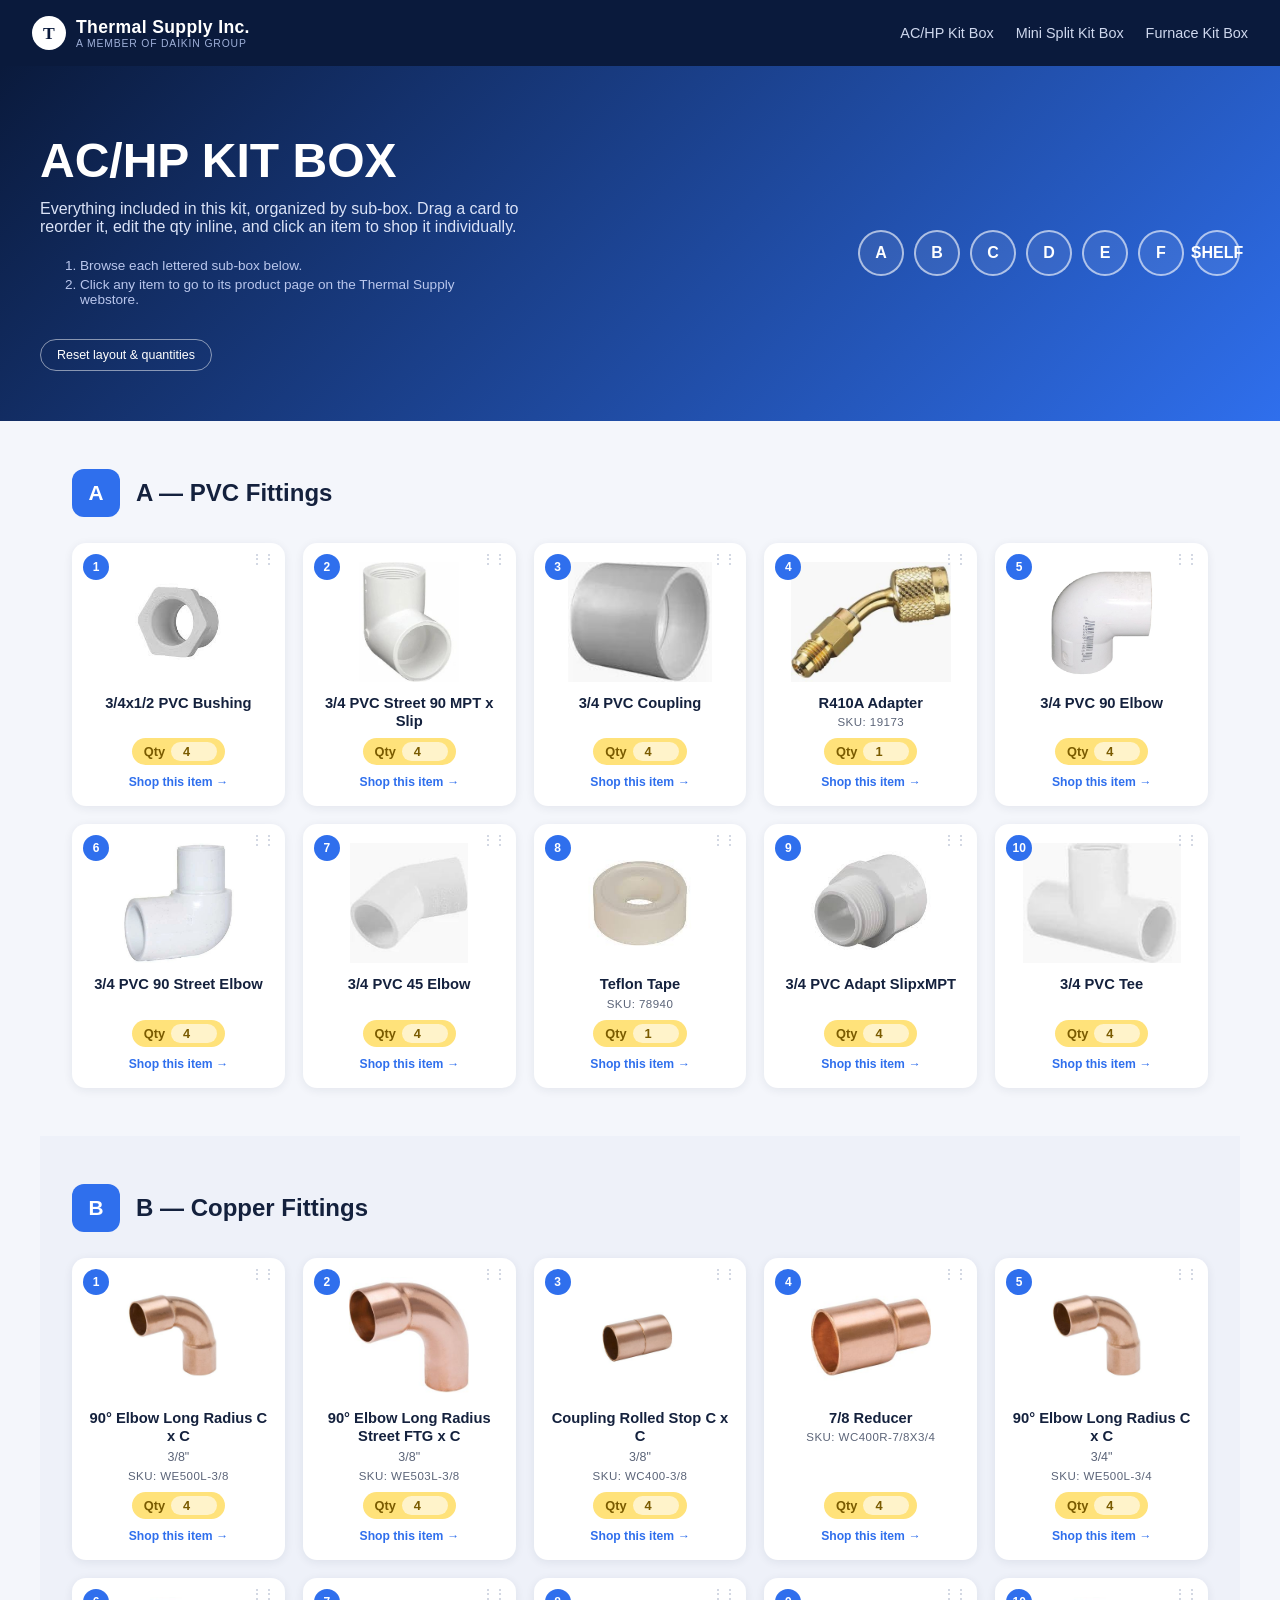
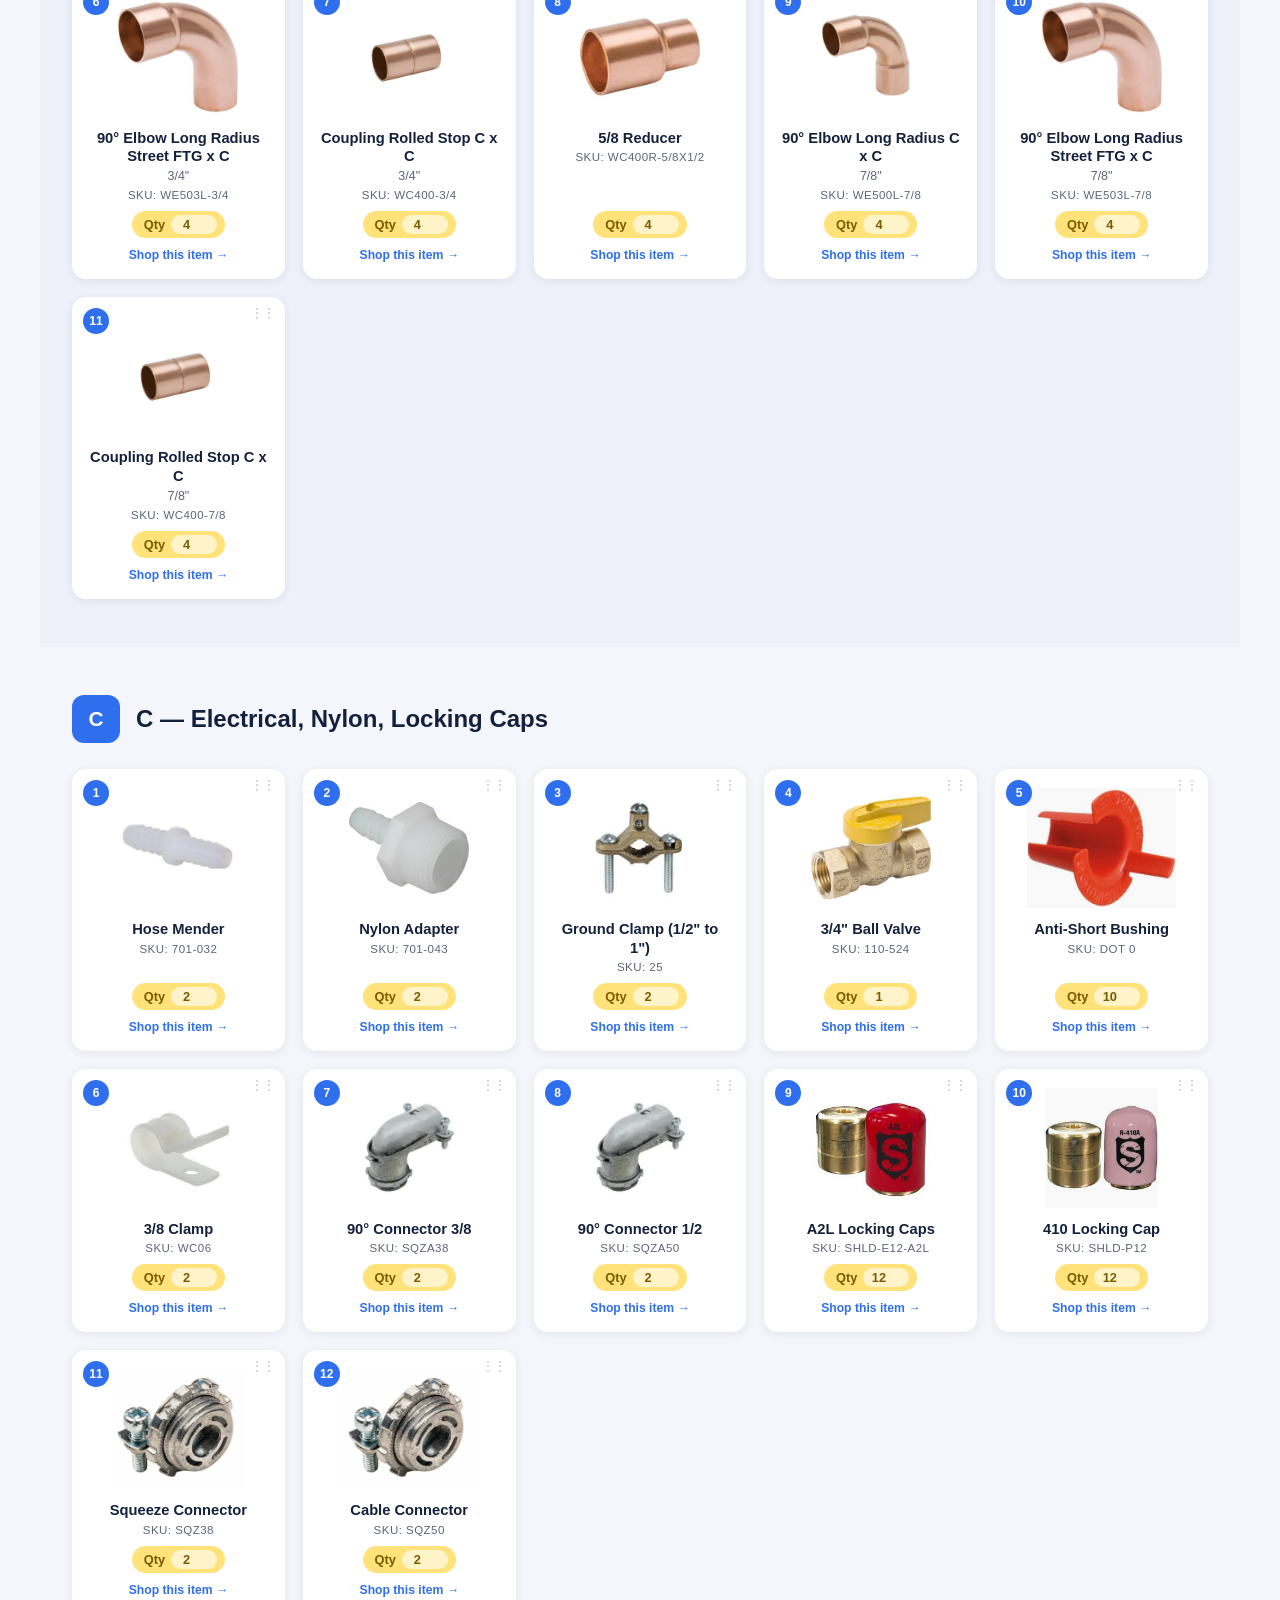
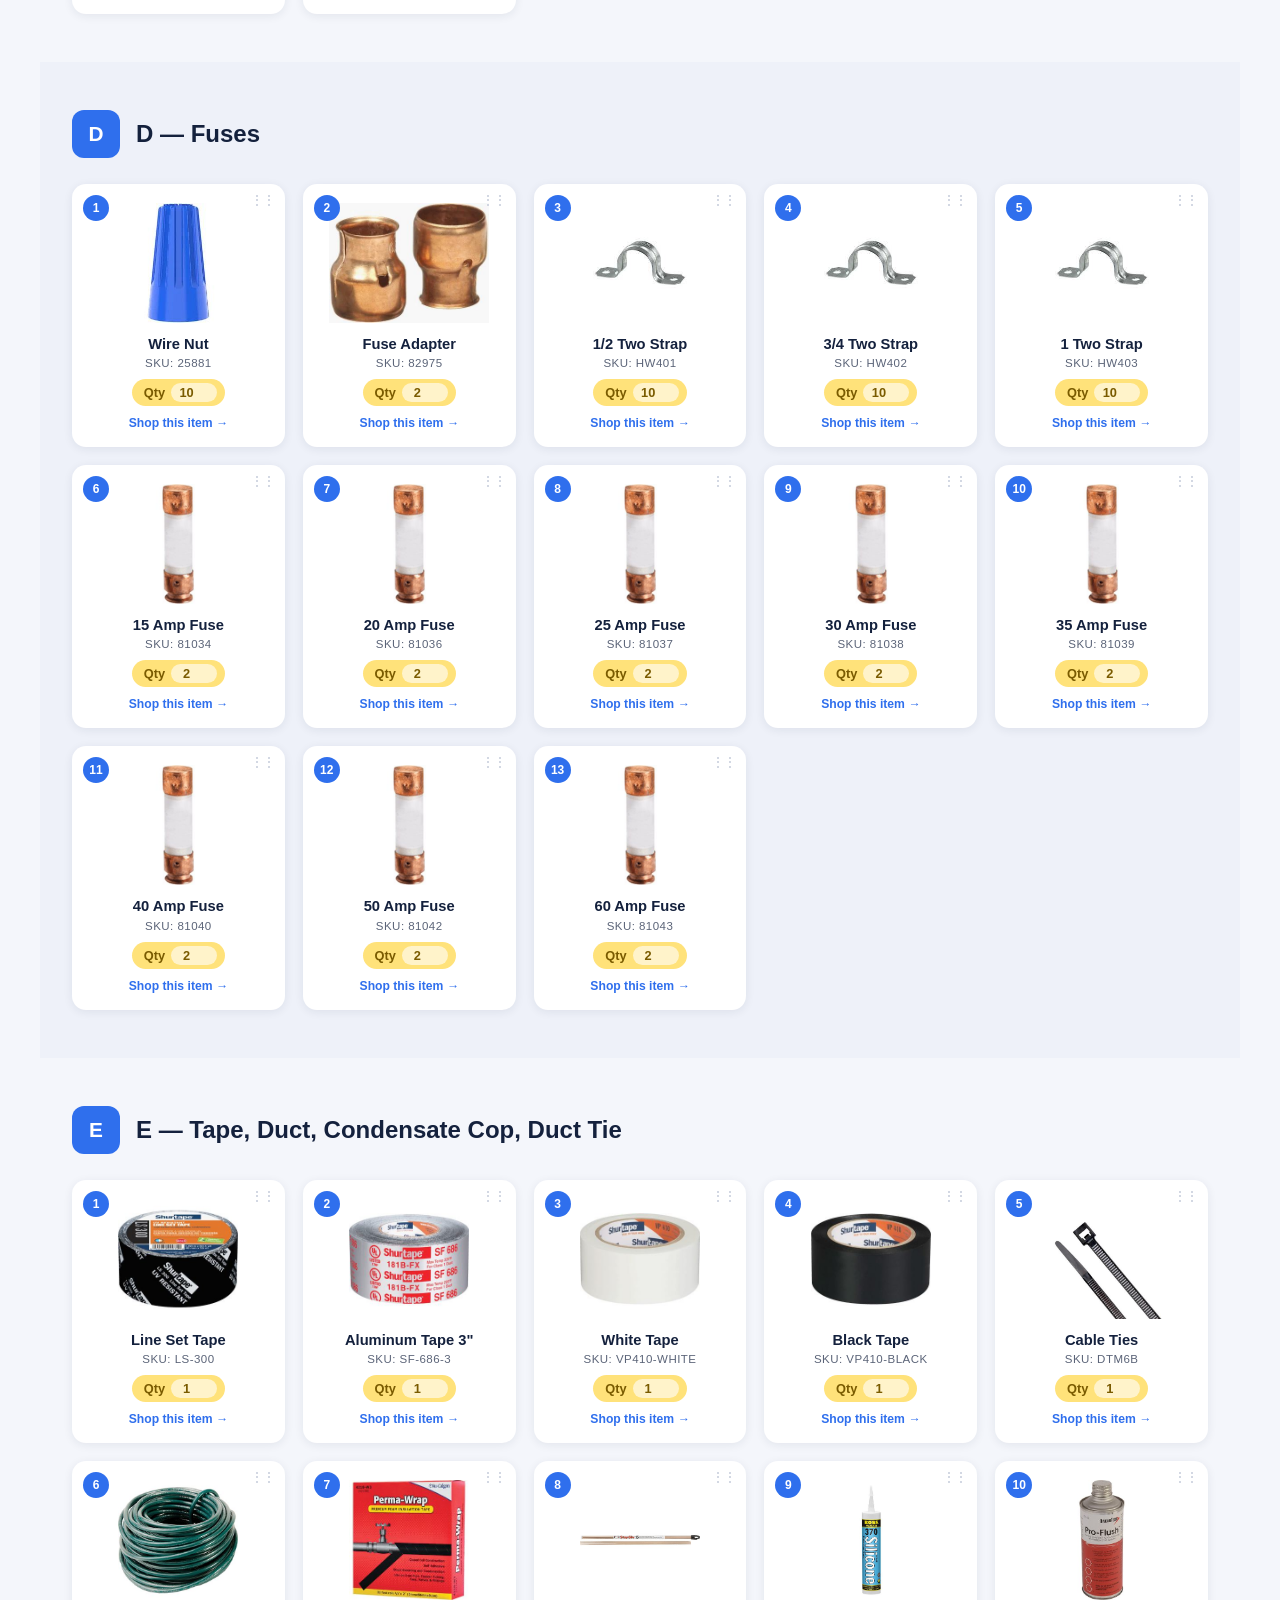
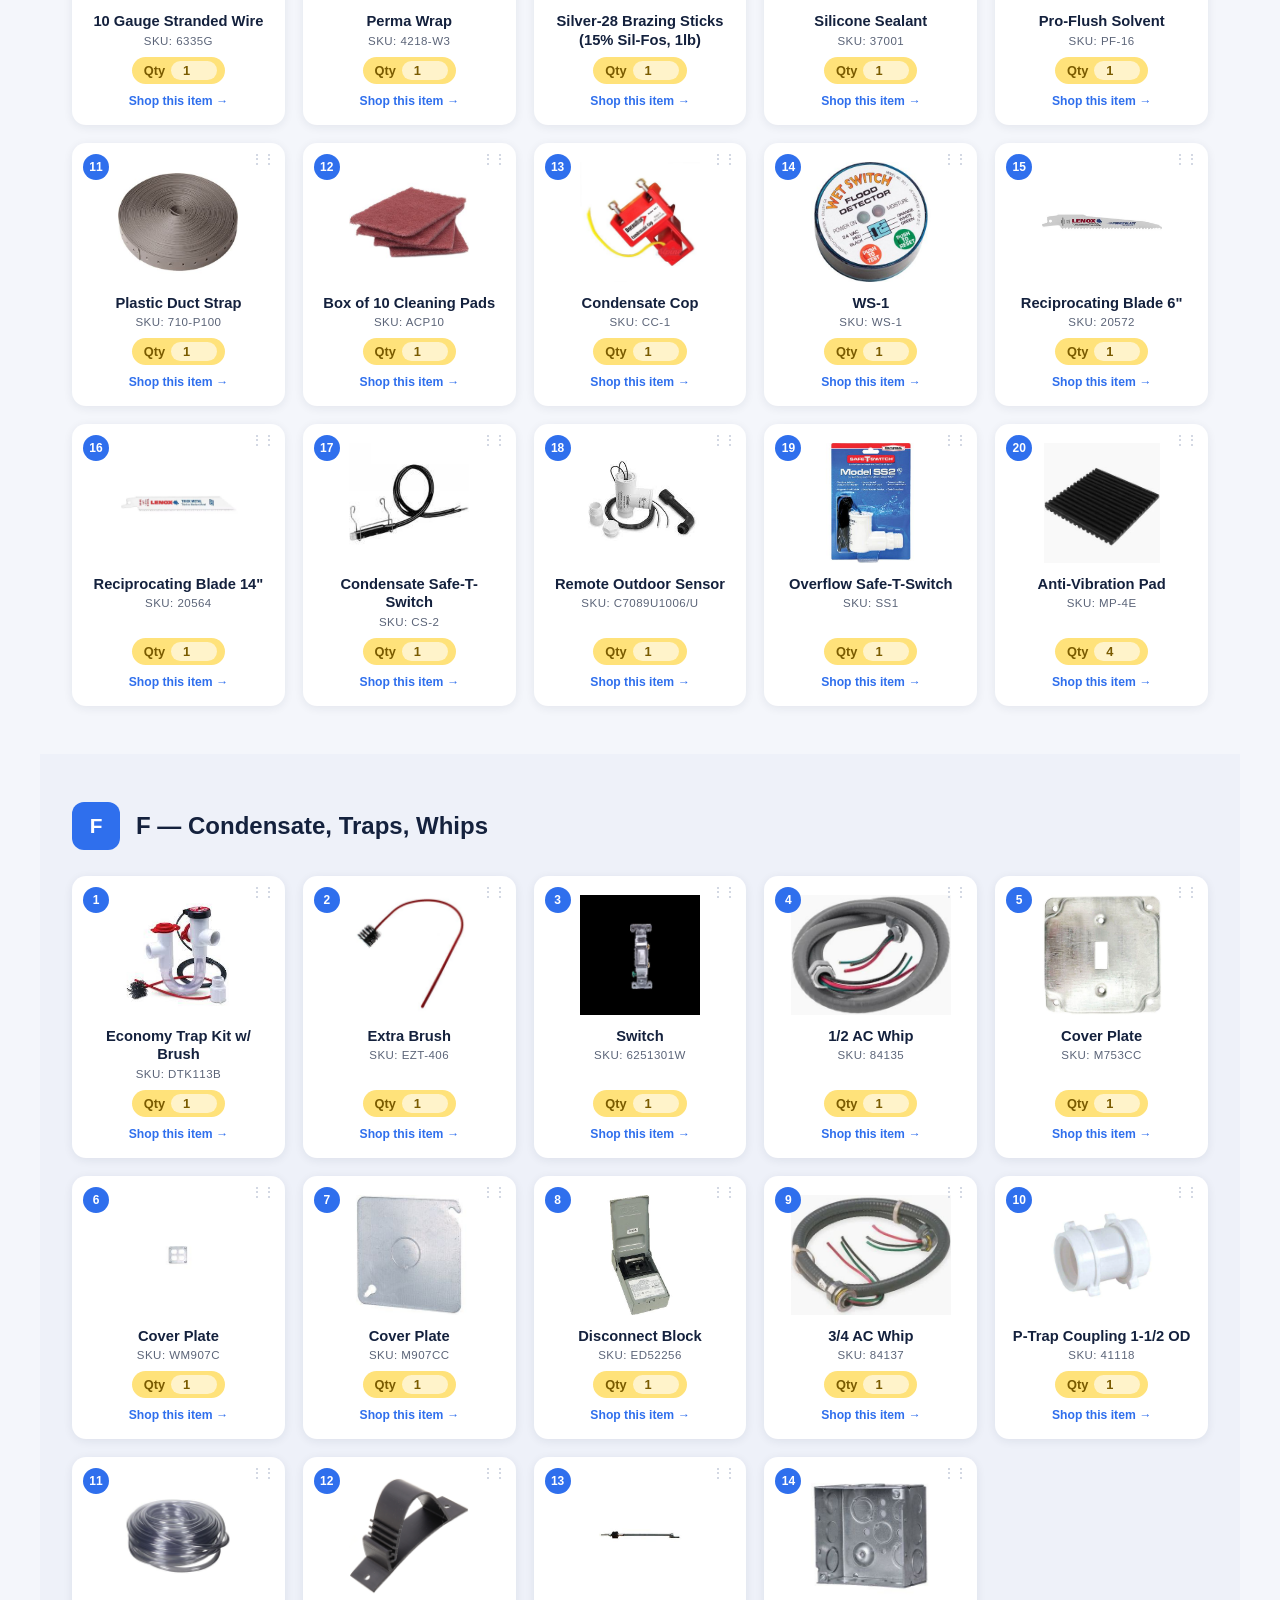
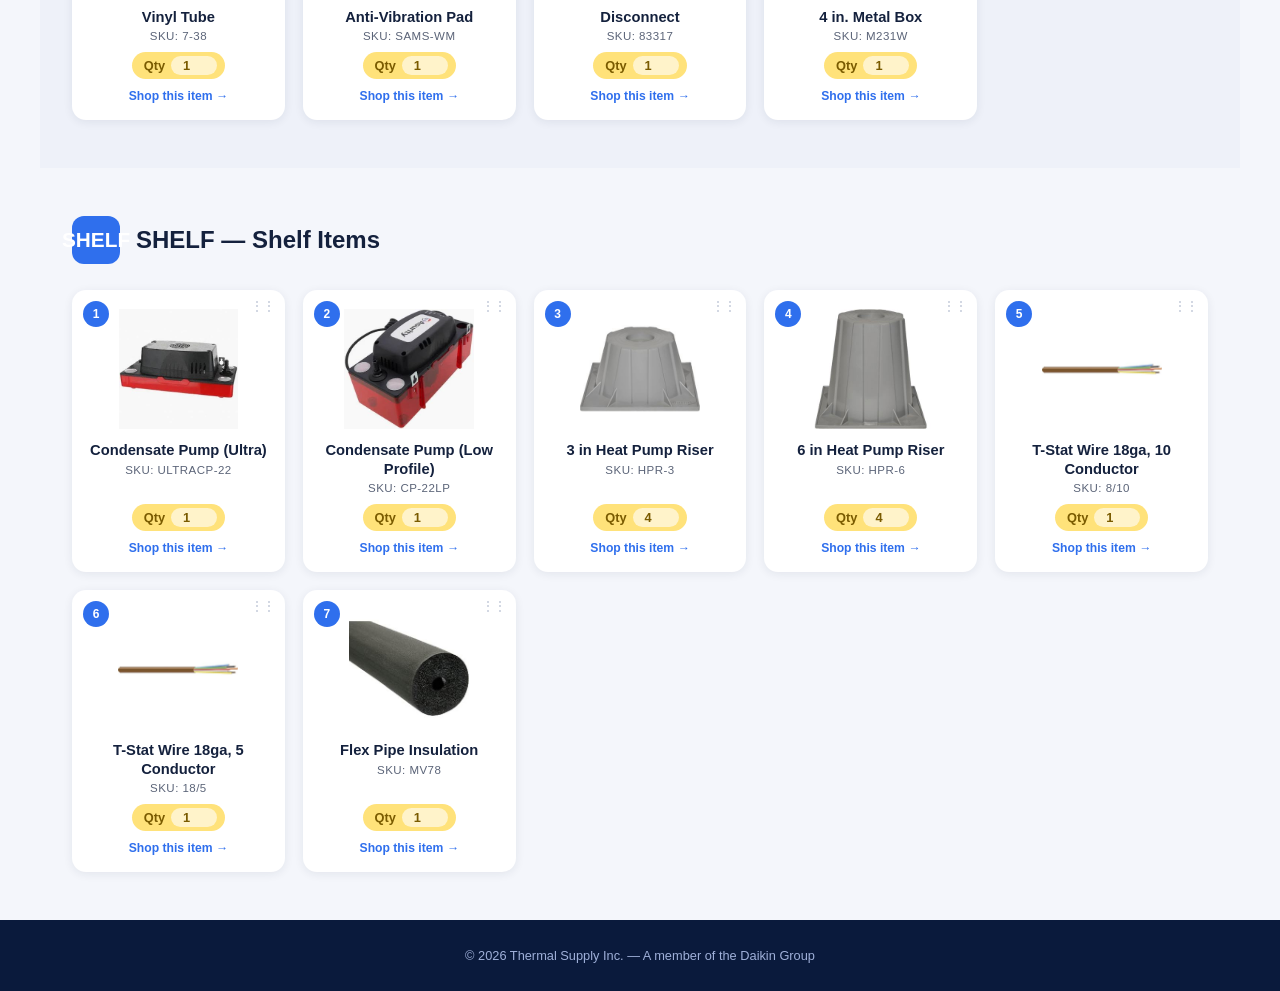
<file: ac-hp-kit-box.html>
<!DOCTYPE html>
<html lang="en">
<head>
<meta charset="UTF-8">
<meta name="viewport" content="width=device-width, initial-scale=1.0">
<title>AC/HP Kit Box | Thermal Supply Inc.</title>
<link rel="stylesheet" href="css/styles.css">
</head>
<body class="ac-hp">
  <header class="site-header">
    <a class="brand" href="index.html">
      <span class="logo-mark">T</span>
      <span>
        Thermal Supply Inc.
        <span class="brand-sub">A MEMBER OF DAIKIN GROUP</span>
      </span>
    </a>
    <nav>
      <a href="ac-hp-kit-box.html">AC/HP Kit Box</a>
      <a href="mini-split-kit-box.html">Mini Split Kit Box</a>
      <a href="furnace-kit-box.html">Furnace Kit Box</a>
    </nav>
  </header>

  <section class="hero theme-blue">
    <div class="hero-inner">
      <div>
        <h1>AC/HP Kit Box</h1>
        <p class="lead">Everything included in this kit, organized by sub-box. Drag a card to reorder it, edit the qty inline, and click an item to shop it individually.</p>
        <ol class="instructions">
        <li>Browse each lettered sub-box below.</li>
        <li>Click any item to go to its product page on the Thermal Supply webstore.</li>
      </ol>
        <button type="button" class="reset-layout-btn" data-scope="ac-hp">Reset layout &amp; quantities</button>
      </div>
      <div class="section-quicklinks">
<a href="#section-A">A</a>
<a href="#section-B">B</a>
<a href="#section-C">C</a>
<a href="#section-D">D</a>
<a href="#section-E">E</a>
<a href="#section-F">F</a>
<a href="#section-SHELF">SHELF</a>
      </div>
    </div>
  </section>

  <section class="kit-section theme-blue" id="section-A">
    <div class="section-heading">
      <span class="section-badge">A</span>
      <h2>A — PVC Fittings</h2>
    </div>
    <div class="item-grid" data-section="A">
        <div class="item-card" draggable="true" data-sku="" data-section="A" data-item="1">
          <span class="drag-handle" title="Drag to reorder">&#8942;&#8942;</span>
          <span class="item-number">1</span>
          <div class="item-thumb"><img src="assets/images/ac-hp-kit/A/1-3-4x1-2-pvc-bushing.jpg" alt="3/4x1/2 PVC Bushing"></div>
          <div class="item-name">3/4x1/2 PVC Bushing</div>
          
          
          <label class="item-qty">
            <span>Qty</span>
            <input type="number" min="0" class="qty-input" value="4" data-default-qty="4">
          </label>
          <a class="item-shop-link" href="https://shop.thermalsupplyinc.com/itemdetail/?itemCode=3%2F4X1%2F2%20PVC%20BUSHING" target="_blank" rel="noopener noreferrer" data-sku="">Shop this item &rarr;</a>
        </div>
        <div class="item-card" draggable="true" data-sku="" data-section="A" data-item="2">
          <span class="drag-handle" title="Drag to reorder">&#8942;&#8942;</span>
          <span class="item-number">2</span>
          <div class="item-thumb"><img src="assets/images/ac-hp-kit/A/2-3-4-pvc-street-90-mpt-x-slip.jpg" alt="3/4 PVC Street 90 MPT x Slip"></div>
          <div class="item-name">3/4 PVC Street 90 MPT x Slip</div>
          
          
          <label class="item-qty">
            <span>Qty</span>
            <input type="number" min="0" class="qty-input" value="4" data-default-qty="4">
          </label>
          <a class="item-shop-link" href="https://shop.thermalsupplyinc.com/itemdetail/?itemCode=3%2F4%20PVC%20STREET%2090%20MPT%20X%20SLIP" target="_blank" rel="noopener noreferrer" data-sku="">Shop this item &rarr;</a>
        </div>
        <div class="item-card" draggable="true" data-sku="" data-section="A" data-item="3">
          <span class="drag-handle" title="Drag to reorder">&#8942;&#8942;</span>
          <span class="item-number">3</span>
          <div class="item-thumb"><img src="assets/images/ac-hp-kit/A/3-3-4-pvc-coupling.jpg" alt="3/4 PVC Coupling"></div>
          <div class="item-name">3/4 PVC Coupling</div>
          
          
          <label class="item-qty">
            <span>Qty</span>
            <input type="number" min="0" class="qty-input" value="4" data-default-qty="4">
          </label>
          <a class="item-shop-link" href="https://shop.thermalsupplyinc.com/itemdetail/?itemCode=3%2F4%20PVC%20COUPLING" target="_blank" rel="noopener noreferrer" data-sku="">Shop this item &rarr;</a>
        </div>
        <div class="item-card" draggable="true" data-sku="19173" data-section="A" data-item="4">
          <span class="drag-handle" title="Drag to reorder">&#8942;&#8942;</span>
          <span class="item-number">4</span>
          <div class="item-thumb"><img src="assets/images/ac-hp-kit/A/4-r410a-adapter.jpg" alt="R410A Adapter"></div>
          <div class="item-name">R410A Adapter</div>
          
          <div class="item-sku">SKU: 19173</div>
          <label class="item-qty">
            <span>Qty</span>
            <input type="number" min="0" class="qty-input" value="1" data-default-qty="1">
          </label>
          <a class="item-shop-link" href="https://shop.thermalsupplyinc.com/itemdetail/?itemCode=19173" target="_blank" rel="noopener noreferrer" data-sku="19173">Shop this item &rarr;</a>
        </div>
        <div class="item-card" draggable="true" data-sku="" data-section="A" data-item="5">
          <span class="drag-handle" title="Drag to reorder">&#8942;&#8942;</span>
          <span class="item-number">5</span>
          <div class="item-thumb"><img src="assets/images/ac-hp-kit/A/5-3-4-pvc-90-elbow.jpg" alt="3/4 PVC 90 Elbow"></div>
          <div class="item-name">3/4 PVC 90 Elbow</div>
          
          
          <label class="item-qty">
            <span>Qty</span>
            <input type="number" min="0" class="qty-input" value="4" data-default-qty="4">
          </label>
          <a class="item-shop-link" href="https://shop.thermalsupplyinc.com/itemdetail/?itemCode=3%2F4%20PVC%2090%20ELBOW" target="_blank" rel="noopener noreferrer" data-sku="">Shop this item &rarr;</a>
        </div>
        <div class="item-card" draggable="true" data-sku="" data-section="A" data-item="6">
          <span class="drag-handle" title="Drag to reorder">&#8942;&#8942;</span>
          <span class="item-number">6</span>
          <div class="item-thumb"><img src="assets/images/ac-hp-kit/A/6-3-4-pvc-90-street-elbow.jpg" alt="3/4 PVC 90 Street Elbow"></div>
          <div class="item-name">3/4 PVC 90 Street Elbow</div>
          
          
          <label class="item-qty">
            <span>Qty</span>
            <input type="number" min="0" class="qty-input" value="4" data-default-qty="4">
          </label>
          <a class="item-shop-link" href="https://shop.thermalsupplyinc.com/itemdetail/?itemCode=3%2F4%20PVC%2090%20STREET%20ELBOW" target="_blank" rel="noopener noreferrer" data-sku="">Shop this item &rarr;</a>
        </div>
        <div class="item-card" draggable="true" data-sku="" data-section="A" data-item="7">
          <span class="drag-handle" title="Drag to reorder">&#8942;&#8942;</span>
          <span class="item-number">7</span>
          <div class="item-thumb"><img src="assets/images/ac-hp-kit/A/7-3-4-pvc-45-elbow.jpg" alt="3/4 PVC 45 Elbow"></div>
          <div class="item-name">3/4 PVC 45 Elbow</div>
          
          
          <label class="item-qty">
            <span>Qty</span>
            <input type="number" min="0" class="qty-input" value="4" data-default-qty="4">
          </label>
          <a class="item-shop-link" href="https://shop.thermalsupplyinc.com/itemdetail/?itemCode=3%2F4%20PVC%2045%20ELBOW" target="_blank" rel="noopener noreferrer" data-sku="">Shop this item &rarr;</a>
        </div>
        <div class="item-card" draggable="true" data-sku="78940" data-section="A" data-item="8">
          <span class="drag-handle" title="Drag to reorder">&#8942;&#8942;</span>
          <span class="item-number">8</span>
          <div class="item-thumb"><img src="assets/images/ac-hp-kit/A/8-teflon-tape.jpg" alt="Teflon Tape"></div>
          <div class="item-name">Teflon Tape</div>
          
          <div class="item-sku">SKU: 78940</div>
          <label class="item-qty">
            <span>Qty</span>
            <input type="number" min="0" class="qty-input" value="1" data-default-qty="1">
          </label>
          <a class="item-shop-link" href="https://shop.thermalsupplyinc.com/itemdetail/?itemCode=78940" target="_blank" rel="noopener noreferrer" data-sku="78940">Shop this item &rarr;</a>
        </div>
        <div class="item-card" draggable="true" data-sku="" data-section="A" data-item="9">
          <span class="drag-handle" title="Drag to reorder">&#8942;&#8942;</span>
          <span class="item-number">9</span>
          <div class="item-thumb"><img src="assets/images/ac-hp-kit/A/9-3-4-pvc-adapt-slipxmpt.jpg" alt="3/4 PVC Adapt SlipxMPT"></div>
          <div class="item-name">3/4 PVC Adapt SlipxMPT</div>
          
          
          <label class="item-qty">
            <span>Qty</span>
            <input type="number" min="0" class="qty-input" value="4" data-default-qty="4">
          </label>
          <a class="item-shop-link" href="https://shop.thermalsupplyinc.com/itemdetail/?itemCode=3%2F4%20PVC%20ADAPT%20SLIPXMPT" target="_blank" rel="noopener noreferrer" data-sku="">Shop this item &rarr;</a>
        </div>
        <div class="item-card" draggable="true" data-sku="" data-section="A" data-item="10">
          <span class="drag-handle" title="Drag to reorder">&#8942;&#8942;</span>
          <span class="item-number">10</span>
          <div class="item-thumb"><img src="assets/images/ac-hp-kit/A/10-3-4-pvc-tee.jpg" alt="3/4 PVC Tee"></div>
          <div class="item-name">3/4 PVC Tee</div>
          
          
          <label class="item-qty">
            <span>Qty</span>
            <input type="number" min="0" class="qty-input" value="4" data-default-qty="4">
          </label>
          <a class="item-shop-link" href="https://shop.thermalsupplyinc.com/itemdetail/?itemCode=3%2F4%20PVC%20TEE" target="_blank" rel="noopener noreferrer" data-sku="">Shop this item &rarr;</a>
        </div>
    </div>
  </section>
  <section class="kit-section theme-blue" id="section-B">
    <div class="section-heading">
      <span class="section-badge">B</span>
      <h2>B — Copper Fittings</h2>
    </div>
    <div class="item-grid" data-section="B">
        <div class="item-card" draggable="true" data-sku="WE500L-3/8" data-section="B" data-item="1">
          <span class="drag-handle" title="Drag to reorder">&#8942;&#8942;</span>
          <span class="item-number">1</span>
          <div class="item-thumb"><img src="assets/images/ac-hp-kit/B/1-90-elbow-long-radius-c-x-c.jpg" alt="90° Elbow Long Radius C x C"></div>
          <div class="item-name">90° Elbow Long Radius C x C</div>
          <div class="item-note">3/8&quot;</div>
          <div class="item-sku">SKU: WE500L-3/8</div>
          <label class="item-qty">
            <span>Qty</span>
            <input type="number" min="0" class="qty-input" value="4" data-default-qty="4">
          </label>
          <a class="item-shop-link" href="https://shop.thermalsupplyinc.com/itemdetail/?itemCode=WE500L-3%2F8" target="_blank" rel="noopener noreferrer" data-sku="WE500L-3/8">Shop this item &rarr;</a>
        </div>
        <div class="item-card" draggable="true" data-sku="WE503L-3/8" data-section="B" data-item="2">
          <span class="drag-handle" title="Drag to reorder">&#8942;&#8942;</span>
          <span class="item-number">2</span>
          <div class="item-thumb"><img src="assets/images/ac-hp-kit/B/2-90-elbow-long-radius-street-ftg-x-c.jpg" alt="90° Elbow Long Radius Street FTG x C"></div>
          <div class="item-name">90° Elbow Long Radius Street FTG x C</div>
          <div class="item-note">3/8&quot;</div>
          <div class="item-sku">SKU: WE503L-3/8</div>
          <label class="item-qty">
            <span>Qty</span>
            <input type="number" min="0" class="qty-input" value="4" data-default-qty="4">
          </label>
          <a class="item-shop-link" href="https://shop.thermalsupplyinc.com/itemdetail/?itemCode=WE503L-3%2F8" target="_blank" rel="noopener noreferrer" data-sku="WE503L-3/8">Shop this item &rarr;</a>
        </div>
        <div class="item-card" draggable="true" data-sku="WC400-3/8" data-section="B" data-item="3">
          <span class="drag-handle" title="Drag to reorder">&#8942;&#8942;</span>
          <span class="item-number">3</span>
          <div class="item-thumb"><img src="assets/images/ac-hp-kit/B/3-coupling-rolled-stop-c-x-c.jpg" alt="Coupling Rolled Stop C x C"></div>
          <div class="item-name">Coupling Rolled Stop C x C</div>
          <div class="item-note">3/8&quot;</div>
          <div class="item-sku">SKU: WC400-3/8</div>
          <label class="item-qty">
            <span>Qty</span>
            <input type="number" min="0" class="qty-input" value="4" data-default-qty="4">
          </label>
          <a class="item-shop-link" href="https://shop.thermalsupplyinc.com/itemdetail/?itemCode=WC400-3%2F8" target="_blank" rel="noopener noreferrer" data-sku="WC400-3/8">Shop this item &rarr;</a>
        </div>
        <div class="item-card" draggable="true" data-sku="WC400R-7/8X3/4" data-section="B" data-item="4">
          <span class="drag-handle" title="Drag to reorder">&#8942;&#8942;</span>
          <span class="item-number">4</span>
          <div class="item-thumb"><img src="assets/images/ac-hp-kit/B/4-7-8-reducer.jpg" alt="7/8 Reducer"></div>
          <div class="item-name">7/8 Reducer</div>
          
          <div class="item-sku">SKU: WC400R-7/8X3/4</div>
          <label class="item-qty">
            <span>Qty</span>
            <input type="number" min="0" class="qty-input" value="4" data-default-qty="4">
          </label>
          <a class="item-shop-link" href="https://shop.thermalsupplyinc.com/itemdetail/?itemCode=WC400R-7%2F8X3%2F4" target="_blank" rel="noopener noreferrer" data-sku="WC400R-7/8X3/4">Shop this item &rarr;</a>
        </div>
        <div class="item-card" draggable="true" data-sku="WE500L-3/4" data-section="B" data-item="5">
          <span class="drag-handle" title="Drag to reorder">&#8942;&#8942;</span>
          <span class="item-number">5</span>
          <div class="item-thumb"><img src="assets/images/ac-hp-kit/B/5-90-elbow-long-radius-c-x-c.jpg" alt="90° Elbow Long Radius C x C"></div>
          <div class="item-name">90° Elbow Long Radius C x C</div>
          <div class="item-note">3/4&quot;</div>
          <div class="item-sku">SKU: WE500L-3/4</div>
          <label class="item-qty">
            <span>Qty</span>
            <input type="number" min="0" class="qty-input" value="4" data-default-qty="4">
          </label>
          <a class="item-shop-link" href="https://shop.thermalsupplyinc.com/itemdetail/?itemCode=WE500L-3%2F4" target="_blank" rel="noopener noreferrer" data-sku="WE500L-3/4">Shop this item &rarr;</a>
        </div>
        <div class="item-card" draggable="true" data-sku="WE503L-3/4" data-section="B" data-item="6">
          <span class="drag-handle" title="Drag to reorder">&#8942;&#8942;</span>
          <span class="item-number">6</span>
          <div class="item-thumb"><img src="assets/images/ac-hp-kit/B/6-90-elbow-long-radius-street-ftg-x-c.jpg" alt="90° Elbow Long Radius Street FTG x C"></div>
          <div class="item-name">90° Elbow Long Radius Street FTG x C</div>
          <div class="item-note">3/4&quot;</div>
          <div class="item-sku">SKU: WE503L-3/4</div>
          <label class="item-qty">
            <span>Qty</span>
            <input type="number" min="0" class="qty-input" value="4" data-default-qty="4">
          </label>
          <a class="item-shop-link" href="https://shop.thermalsupplyinc.com/itemdetail/?itemCode=WE503L-3%2F4" target="_blank" rel="noopener noreferrer" data-sku="WE503L-3/4">Shop this item &rarr;</a>
        </div>
        <div class="item-card" draggable="true" data-sku="WC400-3/4" data-section="B" data-item="7">
          <span class="drag-handle" title="Drag to reorder">&#8942;&#8942;</span>
          <span class="item-number">7</span>
          <div class="item-thumb"><img src="assets/images/ac-hp-kit/B/7-coupling-rolled-stop-c-x-c.jpg" alt="Coupling Rolled Stop C x C"></div>
          <div class="item-name">Coupling Rolled Stop C x C</div>
          <div class="item-note">3/4&quot;</div>
          <div class="item-sku">SKU: WC400-3/4</div>
          <label class="item-qty">
            <span>Qty</span>
            <input type="number" min="0" class="qty-input" value="4" data-default-qty="4">
          </label>
          <a class="item-shop-link" href="https://shop.thermalsupplyinc.com/itemdetail/?itemCode=WC400-3%2F4" target="_blank" rel="noopener noreferrer" data-sku="WC400-3/4">Shop this item &rarr;</a>
        </div>
        <div class="item-card" draggable="true" data-sku="WC400R-5/8X1/2" data-section="B" data-item="8">
          <span class="drag-handle" title="Drag to reorder">&#8942;&#8942;</span>
          <span class="item-number">8</span>
          <div class="item-thumb"><img src="assets/images/ac-hp-kit/B/8-5-8-reducer.jpg" alt="5/8 Reducer"></div>
          <div class="item-name">5/8 Reducer</div>
          
          <div class="item-sku">SKU: WC400R-5/8X1/2</div>
          <label class="item-qty">
            <span>Qty</span>
            <input type="number" min="0" class="qty-input" value="4" data-default-qty="4">
          </label>
          <a class="item-shop-link" href="https://shop.thermalsupplyinc.com/itemdetail/?itemCode=WC400R-5%2F8X1%2F2" target="_blank" rel="noopener noreferrer" data-sku="WC400R-5/8X1/2">Shop this item &rarr;</a>
        </div>
        <div class="item-card" draggable="true" data-sku="WE500L-7/8" data-section="B" data-item="9">
          <span class="drag-handle" title="Drag to reorder">&#8942;&#8942;</span>
          <span class="item-number">9</span>
          <div class="item-thumb"><img src="assets/images/ac-hp-kit/B/9-90-elbow-long-radius-c-x-c.jpg" alt="90° Elbow Long Radius C x C"></div>
          <div class="item-name">90° Elbow Long Radius C x C</div>
          <div class="item-note">7/8&quot;</div>
          <div class="item-sku">SKU: WE500L-7/8</div>
          <label class="item-qty">
            <span>Qty</span>
            <input type="number" min="0" class="qty-input" value="4" data-default-qty="4">
          </label>
          <a class="item-shop-link" href="https://shop.thermalsupplyinc.com/itemdetail/?itemCode=WE500L-7%2F8" target="_blank" rel="noopener noreferrer" data-sku="WE500L-7/8">Shop this item &rarr;</a>
        </div>
        <div class="item-card" draggable="true" data-sku="WE503L-7/8" data-section="B" data-item="10">
          <span class="drag-handle" title="Drag to reorder">&#8942;&#8942;</span>
          <span class="item-number">10</span>
          <div class="item-thumb"><img src="assets/images/ac-hp-kit/B/10-90-elbow-long-radius-street-ftg-x-c.jpg" alt="90° Elbow Long Radius Street FTG x C"></div>
          <div class="item-name">90° Elbow Long Radius Street FTG x C</div>
          <div class="item-note">7/8&quot;</div>
          <div class="item-sku">SKU: WE503L-7/8</div>
          <label class="item-qty">
            <span>Qty</span>
            <input type="number" min="0" class="qty-input" value="4" data-default-qty="4">
          </label>
          <a class="item-shop-link" href="https://shop.thermalsupplyinc.com/itemdetail/?itemCode=WE503L-7%2F8" target="_blank" rel="noopener noreferrer" data-sku="WE503L-7/8">Shop this item &rarr;</a>
        </div>
        <div class="item-card" draggable="true" data-sku="WC400-7/8" data-section="B" data-item="11">
          <span class="drag-handle" title="Drag to reorder">&#8942;&#8942;</span>
          <span class="item-number">11</span>
          <div class="item-thumb"><img src="assets/images/ac-hp-kit/B/11-coupling-rolled-stop-c-x-c.jpg" alt="Coupling Rolled Stop C x C"></div>
          <div class="item-name">Coupling Rolled Stop C x C</div>
          <div class="item-note">7/8&quot;</div>
          <div class="item-sku">SKU: WC400-7/8</div>
          <label class="item-qty">
            <span>Qty</span>
            <input type="number" min="0" class="qty-input" value="4" data-default-qty="4">
          </label>
          <a class="item-shop-link" href="https://shop.thermalsupplyinc.com/itemdetail/?itemCode=WC400-7%2F8" target="_blank" rel="noopener noreferrer" data-sku="WC400-7/8">Shop this item &rarr;</a>
        </div>
    </div>
  </section>
  <section class="kit-section theme-blue" id="section-C">
    <div class="section-heading">
      <span class="section-badge">C</span>
      <h2>C — Electrical, Nylon, Locking Caps</h2>
    </div>
    <div class="item-grid" data-section="C">
        <div class="item-card" draggable="true" data-sku="701-032" data-section="C" data-item="1">
          <span class="drag-handle" title="Drag to reorder">&#8942;&#8942;</span>
          <span class="item-number">1</span>
          <div class="item-thumb"><img src="assets/images/ac-hp-kit/C/1-hose-mender.jpg" alt="Hose Mender"></div>
          <div class="item-name">Hose Mender</div>
          
          <div class="item-sku">SKU: 701-032</div>
          <label class="item-qty">
            <span>Qty</span>
            <input type="number" min="0" class="qty-input" value="2" data-default-qty="2">
          </label>
          <a class="item-shop-link" href="https://shop.thermalsupplyinc.com/itemdetail/?itemCode=701-032" target="_blank" rel="noopener noreferrer" data-sku="701-032">Shop this item &rarr;</a>
        </div>
        <div class="item-card" draggable="true" data-sku="701-043" data-section="C" data-item="2">
          <span class="drag-handle" title="Drag to reorder">&#8942;&#8942;</span>
          <span class="item-number">2</span>
          <div class="item-thumb"><img src="assets/images/ac-hp-kit/C/2-nylon-adapter.jpg" alt="Nylon Adapter"></div>
          <div class="item-name">Nylon Adapter</div>
          
          <div class="item-sku">SKU: 701-043</div>
          <label class="item-qty">
            <span>Qty</span>
            <input type="number" min="0" class="qty-input" value="2" data-default-qty="2">
          </label>
          <a class="item-shop-link" href="https://shop.thermalsupplyinc.com/itemdetail/?itemCode=701-043" target="_blank" rel="noopener noreferrer" data-sku="701-043">Shop this item &rarr;</a>
        </div>
        <div class="item-card" draggable="true" data-sku="25" data-section="C" data-item="3">
          <span class="drag-handle" title="Drag to reorder">&#8942;&#8942;</span>
          <span class="item-number">3</span>
          <div class="item-thumb"><img src="assets/images/ac-hp-kit/C/3-ground-clamp.jpg" alt="Ground Clamp (1/2&quot; to 1&quot;)"></div>
          <div class="item-name">Ground Clamp (1/2&quot; to 1&quot;)</div>
          
          <div class="item-sku">SKU: 25</div>
          <label class="item-qty">
            <span>Qty</span>
            <input type="number" min="0" class="qty-input" value="2" data-default-qty="2">
          </label>
          <a class="item-shop-link" href="https://shop.thermalsupplyinc.com/itemdetail/?itemCode=25" target="_blank" rel="noopener noreferrer" data-sku="25">Shop this item &rarr;</a>
        </div>
        <div class="item-card" draggable="true" data-sku="110-524" data-section="C" data-item="4">
          <span class="drag-handle" title="Drag to reorder">&#8942;&#8942;</span>
          <span class="item-number">4</span>
          <div class="item-thumb"><img src="assets/images/ac-hp-kit/C/4-3-4-ball-valve.jpg" alt="3/4&quot; Ball Valve"></div>
          <div class="item-name">3/4&quot; Ball Valve</div>
          
          <div class="item-sku">SKU: 110-524</div>
          <label class="item-qty">
            <span>Qty</span>
            <input type="number" min="0" class="qty-input" value="1" data-default-qty="1">
          </label>
          <a class="item-shop-link" href="https://shop.thermalsupplyinc.com/itemdetail/?itemCode=110-524" target="_blank" rel="noopener noreferrer" data-sku="110-524">Shop this item &rarr;</a>
        </div>
        <div class="item-card" draggable="true" data-sku="DOT 0" data-section="C" data-item="5">
          <span class="drag-handle" title="Drag to reorder">&#8942;&#8942;</span>
          <span class="item-number">5</span>
          <div class="item-thumb"><img src="assets/images/ac-hp-kit/C/5-anti-short-bushing.jpg" alt="Anti-Short Bushing"></div>
          <div class="item-name">Anti-Short Bushing</div>
          
          <div class="item-sku">SKU: DOT 0</div>
          <label class="item-qty">
            <span>Qty</span>
            <input type="number" min="0" class="qty-input" value="10" data-default-qty="10">
          </label>
          <a class="item-shop-link" href="https://shop.thermalsupplyinc.com/itemdetail/?itemCode=DOT%200" target="_blank" rel="noopener noreferrer" data-sku="DOT 0">Shop this item &rarr;</a>
        </div>
        <div class="item-card" draggable="true" data-sku="WC06" data-section="C" data-item="6">
          <span class="drag-handle" title="Drag to reorder">&#8942;&#8942;</span>
          <span class="item-number">6</span>
          <div class="item-thumb"><img src="assets/images/ac-hp-kit/C/6-3-8-clamp.jpg" alt="3/8 Clamp"></div>
          <div class="item-name">3/8 Clamp</div>
          
          <div class="item-sku">SKU: WC06</div>
          <label class="item-qty">
            <span>Qty</span>
            <input type="number" min="0" class="qty-input" value="2" data-default-qty="2">
          </label>
          <a class="item-shop-link" href="https://shop.thermalsupplyinc.com/itemdetail/?itemCode=WC06" target="_blank" rel="noopener noreferrer" data-sku="WC06">Shop this item &rarr;</a>
        </div>
        <div class="item-card" draggable="true" data-sku="SQZA38" data-section="C" data-item="7">
          <span class="drag-handle" title="Drag to reorder">&#8942;&#8942;</span>
          <span class="item-number">7</span>
          <div class="item-thumb"><img src="assets/images/ac-hp-kit/C/7-90-connector-3-8.jpg" alt="90° Connector 3/8"></div>
          <div class="item-name">90° Connector 3/8</div>
          
          <div class="item-sku">SKU: SQZA38</div>
          <label class="item-qty">
            <span>Qty</span>
            <input type="number" min="0" class="qty-input" value="2" data-default-qty="2">
          </label>
          <a class="item-shop-link" href="https://shop.thermalsupplyinc.com/itemdetail/?itemCode=SQZA38" target="_blank" rel="noopener noreferrer" data-sku="SQZA38">Shop this item &rarr;</a>
        </div>
        <div class="item-card" draggable="true" data-sku="SQZA50" data-section="C" data-item="8">
          <span class="drag-handle" title="Drag to reorder">&#8942;&#8942;</span>
          <span class="item-number">8</span>
          <div class="item-thumb"><img src="assets/images/ac-hp-kit/C/8-90-connector-1-2.jpg" alt="90° Connector 1/2"></div>
          <div class="item-name">90° Connector 1/2</div>
          
          <div class="item-sku">SKU: SQZA50</div>
          <label class="item-qty">
            <span>Qty</span>
            <input type="number" min="0" class="qty-input" value="2" data-default-qty="2">
          </label>
          <a class="item-shop-link" href="https://shop.thermalsupplyinc.com/itemdetail/?itemCode=SQZA50" target="_blank" rel="noopener noreferrer" data-sku="SQZA50">Shop this item &rarr;</a>
        </div>
        <div class="item-card" draggable="true" data-sku="SHLD-E12-A2L" data-section="C" data-item="9">
          <span class="drag-handle" title="Drag to reorder">&#8942;&#8942;</span>
          <span class="item-number">9</span>
          <div class="item-thumb"><img src="assets/images/ac-hp-kit/C/9-a2l-locking-caps.jpg" alt="A2L Locking Caps"></div>
          <div class="item-name">A2L Locking Caps</div>
          
          <div class="item-sku">SKU: SHLD-E12-A2L</div>
          <label class="item-qty">
            <span>Qty</span>
            <input type="number" min="0" class="qty-input" value="12" data-default-qty="12">
          </label>
          <a class="item-shop-link" href="https://shop.thermalsupplyinc.com/itemdetail/?itemCode=SHLD-E12-A2L" target="_blank" rel="noopener noreferrer" data-sku="SHLD-E12-A2L">Shop this item &rarr;</a>
        </div>
        <div class="item-card" draggable="true" data-sku="SHLD-P12" data-section="C" data-item="10">
          <span class="drag-handle" title="Drag to reorder">&#8942;&#8942;</span>
          <span class="item-number">10</span>
          <div class="item-thumb"><img src="assets/images/ac-hp-kit/C/10-410-locking-cap.jpg" alt="410 Locking Cap"></div>
          <div class="item-name">410 Locking Cap</div>
          
          <div class="item-sku">SKU: SHLD-P12</div>
          <label class="item-qty">
            <span>Qty</span>
            <input type="number" min="0" class="qty-input" value="12" data-default-qty="12">
          </label>
          <a class="item-shop-link" href="https://shop.thermalsupplyinc.com/itemdetail/?itemCode=SHLD-P12" target="_blank" rel="noopener noreferrer" data-sku="SHLD-P12">Shop this item &rarr;</a>
        </div>
        <div class="item-card" draggable="true" data-sku="SQZ38" data-section="C" data-item="11">
          <span class="drag-handle" title="Drag to reorder">&#8942;&#8942;</span>
          <span class="item-number">11</span>
          <div class="item-thumb"><img src="assets/images/ac-hp-kit/C/11-squeeze-connector.jpg" alt="Squeeze Connector"></div>
          <div class="item-name">Squeeze Connector</div>
          
          <div class="item-sku">SKU: SQZ38</div>
          <label class="item-qty">
            <span>Qty</span>
            <input type="number" min="0" class="qty-input" value="2" data-default-qty="2">
          </label>
          <a class="item-shop-link" href="https://shop.thermalsupplyinc.com/itemdetail/?itemCode=SQZ38" target="_blank" rel="noopener noreferrer" data-sku="SQZ38">Shop this item &rarr;</a>
        </div>
        <div class="item-card" draggable="true" data-sku="SQZ50" data-section="C" data-item="12">
          <span class="drag-handle" title="Drag to reorder">&#8942;&#8942;</span>
          <span class="item-number">12</span>
          <div class="item-thumb"><img src="assets/images/ac-hp-kit/C/12-cable-connector.jpg" alt="Cable Connector"></div>
          <div class="item-name">Cable Connector</div>
          
          <div class="item-sku">SKU: SQZ50</div>
          <label class="item-qty">
            <span>Qty</span>
            <input type="number" min="0" class="qty-input" value="2" data-default-qty="2">
          </label>
          <a class="item-shop-link" href="https://shop.thermalsupplyinc.com/itemdetail/?itemCode=SQZ50" target="_blank" rel="noopener noreferrer" data-sku="SQZ50">Shop this item &rarr;</a>
        </div>
    </div>
  </section>
  <section class="kit-section theme-blue" id="section-D">
    <div class="section-heading">
      <span class="section-badge">D</span>
      <h2>D — Fuses</h2>
    </div>
    <div class="item-grid" data-section="D">
        <div class="item-card" draggable="true" data-sku="25881" data-section="D" data-item="1">
          <span class="drag-handle" title="Drag to reorder">&#8942;&#8942;</span>
          <span class="item-number">1</span>
          <div class="item-thumb"><img src="assets/images/ac-hp-kit/D/1-wire-nut.jpg" alt="Wire Nut"></div>
          <div class="item-name">Wire Nut</div>
          
          <div class="item-sku">SKU: 25881</div>
          <label class="item-qty">
            <span>Qty</span>
            <input type="number" min="0" class="qty-input" value="10" data-default-qty="10">
          </label>
          <a class="item-shop-link" href="https://shop.thermalsupplyinc.com/itemdetail/?itemCode=25881" target="_blank" rel="noopener noreferrer" data-sku="25881">Shop this item &rarr;</a>
        </div>
        <div class="item-card" draggable="true" data-sku="82975" data-section="D" data-item="2">
          <span class="drag-handle" title="Drag to reorder">&#8942;&#8942;</span>
          <span class="item-number">2</span>
          <div class="item-thumb"><img src="assets/images/ac-hp-kit/D/2-fuse-adapter.jpg" alt="Fuse Adapter"></div>
          <div class="item-name">Fuse Adapter</div>
          
          <div class="item-sku">SKU: 82975</div>
          <label class="item-qty">
            <span>Qty</span>
            <input type="number" min="0" class="qty-input" value="2" data-default-qty="2">
          </label>
          <a class="item-shop-link" href="https://shop.thermalsupplyinc.com/itemdetail/?itemCode=82975" target="_blank" rel="noopener noreferrer" data-sku="82975">Shop this item &rarr;</a>
        </div>
        <div class="item-card" draggable="true" data-sku="HW401" data-section="D" data-item="3">
          <span class="drag-handle" title="Drag to reorder">&#8942;&#8942;</span>
          <span class="item-number">3</span>
          <div class="item-thumb"><img src="assets/images/ac-hp-kit/D/3-1-2-two-strap.jpg" alt="1/2 Two Strap"></div>
          <div class="item-name">1/2 Two Strap</div>
          
          <div class="item-sku">SKU: HW401</div>
          <label class="item-qty">
            <span>Qty</span>
            <input type="number" min="0" class="qty-input" value="10" data-default-qty="10">
          </label>
          <a class="item-shop-link" href="https://shop.thermalsupplyinc.com/itemdetail/?itemCode=HW401" target="_blank" rel="noopener noreferrer" data-sku="HW401">Shop this item &rarr;</a>
        </div>
        <div class="item-card" draggable="true" data-sku="HW402" data-section="D" data-item="4">
          <span class="drag-handle" title="Drag to reorder">&#8942;&#8942;</span>
          <span class="item-number">4</span>
          <div class="item-thumb"><img src="assets/images/ac-hp-kit/D/4-3-4-two-strap.jpg" alt="3/4 Two Strap"></div>
          <div class="item-name">3/4 Two Strap</div>
          
          <div class="item-sku">SKU: HW402</div>
          <label class="item-qty">
            <span>Qty</span>
            <input type="number" min="0" class="qty-input" value="10" data-default-qty="10">
          </label>
          <a class="item-shop-link" href="https://shop.thermalsupplyinc.com/itemdetail/?itemCode=HW402" target="_blank" rel="noopener noreferrer" data-sku="HW402">Shop this item &rarr;</a>
        </div>
        <div class="item-card" draggable="true" data-sku="HW403" data-section="D" data-item="5">
          <span class="drag-handle" title="Drag to reorder">&#8942;&#8942;</span>
          <span class="item-number">5</span>
          <div class="item-thumb"><img src="assets/images/ac-hp-kit/D/5-1-two-strap.jpg" alt="1 Two Strap"></div>
          <div class="item-name">1 Two Strap</div>
          
          <div class="item-sku">SKU: HW403</div>
          <label class="item-qty">
            <span>Qty</span>
            <input type="number" min="0" class="qty-input" value="10" data-default-qty="10">
          </label>
          <a class="item-shop-link" href="https://shop.thermalsupplyinc.com/itemdetail/?itemCode=HW403" target="_blank" rel="noopener noreferrer" data-sku="HW403">Shop this item &rarr;</a>
        </div>
        <div class="item-card" draggable="true" data-sku="81034" data-section="D" data-item="6">
          <span class="drag-handle" title="Drag to reorder">&#8942;&#8942;</span>
          <span class="item-number">6</span>
          <div class="item-thumb"><img src="assets/images/ac-hp-kit/D/6-15-amp-fuse.jpg" alt="15 Amp Fuse"></div>
          <div class="item-name">15 Amp Fuse</div>
          
          <div class="item-sku">SKU: 81034</div>
          <label class="item-qty">
            <span>Qty</span>
            <input type="number" min="0" class="qty-input" value="2" data-default-qty="2">
          </label>
          <a class="item-shop-link" href="https://shop.thermalsupplyinc.com/itemdetail/?itemCode=81034" target="_blank" rel="noopener noreferrer" data-sku="81034">Shop this item &rarr;</a>
        </div>
        <div class="item-card" draggable="true" data-sku="81036" data-section="D" data-item="7">
          <span class="drag-handle" title="Drag to reorder">&#8942;&#8942;</span>
          <span class="item-number">7</span>
          <div class="item-thumb"><img src="assets/images/ac-hp-kit/D/7-20-amp-fuse.jpg" alt="20 Amp Fuse"></div>
          <div class="item-name">20 Amp Fuse</div>
          
          <div class="item-sku">SKU: 81036</div>
          <label class="item-qty">
            <span>Qty</span>
            <input type="number" min="0" class="qty-input" value="2" data-default-qty="2">
          </label>
          <a class="item-shop-link" href="https://shop.thermalsupplyinc.com/itemdetail/?itemCode=81036" target="_blank" rel="noopener noreferrer" data-sku="81036">Shop this item &rarr;</a>
        </div>
        <div class="item-card" draggable="true" data-sku="81037" data-section="D" data-item="8">
          <span class="drag-handle" title="Drag to reorder">&#8942;&#8942;</span>
          <span class="item-number">8</span>
          <div class="item-thumb"><img src="assets/images/ac-hp-kit/D/8-25-amp-fuse.jpg" alt="25 Amp Fuse"></div>
          <div class="item-name">25 Amp Fuse</div>
          
          <div class="item-sku">SKU: 81037</div>
          <label class="item-qty">
            <span>Qty</span>
            <input type="number" min="0" class="qty-input" value="2" data-default-qty="2">
          </label>
          <a class="item-shop-link" href="https://shop.thermalsupplyinc.com/itemdetail/?itemCode=81037" target="_blank" rel="noopener noreferrer" data-sku="81037">Shop this item &rarr;</a>
        </div>
        <div class="item-card" draggable="true" data-sku="81038" data-section="D" data-item="9">
          <span class="drag-handle" title="Drag to reorder">&#8942;&#8942;</span>
          <span class="item-number">9</span>
          <div class="item-thumb"><img src="assets/images/ac-hp-kit/D/9-30-amp-fuse.jpg" alt="30 Amp Fuse"></div>
          <div class="item-name">30 Amp Fuse</div>
          
          <div class="item-sku">SKU: 81038</div>
          <label class="item-qty">
            <span>Qty</span>
            <input type="number" min="0" class="qty-input" value="2" data-default-qty="2">
          </label>
          <a class="item-shop-link" href="https://shop.thermalsupplyinc.com/itemdetail/?itemCode=81038" target="_blank" rel="noopener noreferrer" data-sku="81038">Shop this item &rarr;</a>
        </div>
        <div class="item-card" draggable="true" data-sku="81039" data-section="D" data-item="10">
          <span class="drag-handle" title="Drag to reorder">&#8942;&#8942;</span>
          <span class="item-number">10</span>
          <div class="item-thumb"><img src="assets/images/ac-hp-kit/D/10-35-amp-fuse.jpg" alt="35 Amp Fuse"></div>
          <div class="item-name">35 Amp Fuse</div>
          
          <div class="item-sku">SKU: 81039</div>
          <label class="item-qty">
            <span>Qty</span>
            <input type="number" min="0" class="qty-input" value="2" data-default-qty="2">
          </label>
          <a class="item-shop-link" href="https://shop.thermalsupplyinc.com/itemdetail/?itemCode=81039" target="_blank" rel="noopener noreferrer" data-sku="81039">Shop this item &rarr;</a>
        </div>
        <div class="item-card" draggable="true" data-sku="81040" data-section="D" data-item="11">
          <span class="drag-handle" title="Drag to reorder">&#8942;&#8942;</span>
          <span class="item-number">11</span>
          <div class="item-thumb"><img src="assets/images/ac-hp-kit/D/11-40-amp-fuse.jpg" alt="40 Amp Fuse"></div>
          <div class="item-name">40 Amp Fuse</div>
          
          <div class="item-sku">SKU: 81040</div>
          <label class="item-qty">
            <span>Qty</span>
            <input type="number" min="0" class="qty-input" value="2" data-default-qty="2">
          </label>
          <a class="item-shop-link" href="https://shop.thermalsupplyinc.com/itemdetail/?itemCode=81040" target="_blank" rel="noopener noreferrer" data-sku="81040">Shop this item &rarr;</a>
        </div>
        <div class="item-card" draggable="true" data-sku="81042" data-section="D" data-item="12">
          <span class="drag-handle" title="Drag to reorder">&#8942;&#8942;</span>
          <span class="item-number">12</span>
          <div class="item-thumb"><img src="assets/images/ac-hp-kit/D/12-50-amp-fuse.jpg" alt="50 Amp Fuse"></div>
          <div class="item-name">50 Amp Fuse</div>
          
          <div class="item-sku">SKU: 81042</div>
          <label class="item-qty">
            <span>Qty</span>
            <input type="number" min="0" class="qty-input" value="2" data-default-qty="2">
          </label>
          <a class="item-shop-link" href="https://shop.thermalsupplyinc.com/itemdetail/?itemCode=81042" target="_blank" rel="noopener noreferrer" data-sku="81042">Shop this item &rarr;</a>
        </div>
        <div class="item-card" draggable="true" data-sku="81043" data-section="D" data-item="13">
          <span class="drag-handle" title="Drag to reorder">&#8942;&#8942;</span>
          <span class="item-number">13</span>
          <div class="item-thumb"><img src="assets/images/ac-hp-kit/D/13-60-amp-fuse.jpg" alt="60 Amp Fuse"></div>
          <div class="item-name">60 Amp Fuse</div>
          
          <div class="item-sku">SKU: 81043</div>
          <label class="item-qty">
            <span>Qty</span>
            <input type="number" min="0" class="qty-input" value="2" data-default-qty="2">
          </label>
          <a class="item-shop-link" href="https://shop.thermalsupplyinc.com/itemdetail/?itemCode=81043" target="_blank" rel="noopener noreferrer" data-sku="81043">Shop this item &rarr;</a>
        </div>
    </div>
  </section>
  <section class="kit-section theme-blue" id="section-E">
    <div class="section-heading">
      <span class="section-badge">E</span>
      <h2>E — Tape, Duct, Condensate Cop, Duct Tie</h2>
    </div>
    <div class="item-grid" data-section="E">
        <div class="item-card" draggable="true" data-sku="LS-300" data-section="E" data-item="1">
          <span class="drag-handle" title="Drag to reorder">&#8942;&#8942;</span>
          <span class="item-number">1</span>
          <div class="item-thumb"><img src="assets/images/ac-hp-kit/E/1-line-set-tape.jpg" alt="Line Set Tape"></div>
          <div class="item-name">Line Set Tape</div>
          
          <div class="item-sku">SKU: LS-300</div>
          <label class="item-qty">
            <span>Qty</span>
            <input type="number" min="0" class="qty-input" value="1" data-default-qty="1">
          </label>
          <a class="item-shop-link" href="https://shop.thermalsupplyinc.com/itemdetail/?itemCode=LS-300" target="_blank" rel="noopener noreferrer" data-sku="LS-300">Shop this item &rarr;</a>
        </div>
        <div class="item-card" draggable="true" data-sku="SF-686-3" data-section="E" data-item="2">
          <span class="drag-handle" title="Drag to reorder">&#8942;&#8942;</span>
          <span class="item-number">2</span>
          <div class="item-thumb"><img src="assets/images/ac-hp-kit/E/2-aluminum-tape-3in.jpg" alt="Aluminum Tape 3&quot;"></div>
          <div class="item-name">Aluminum Tape 3&quot;</div>
          
          <div class="item-sku">SKU: SF-686-3</div>
          <label class="item-qty">
            <span>Qty</span>
            <input type="number" min="0" class="qty-input" value="1" data-default-qty="1">
          </label>
          <a class="item-shop-link" href="https://shop.thermalsupplyinc.com/itemdetail/?itemCode=SF-686-3" target="_blank" rel="noopener noreferrer" data-sku="SF-686-3">Shop this item &rarr;</a>
        </div>
        <div class="item-card" draggable="true" data-sku="VP410-WHITE" data-section="E" data-item="3">
          <span class="drag-handle" title="Drag to reorder">&#8942;&#8942;</span>
          <span class="item-number">3</span>
          <div class="item-thumb"><img src="assets/images/ac-hp-kit/E/3-white-tape.jpg" alt="White Tape"></div>
          <div class="item-name">White Tape</div>
          
          <div class="item-sku">SKU: VP410-WHITE</div>
          <label class="item-qty">
            <span>Qty</span>
            <input type="number" min="0" class="qty-input" value="1" data-default-qty="1">
          </label>
          <a class="item-shop-link" href="https://shop.thermalsupplyinc.com/itemdetail/?itemCode=VP410-WHITE" target="_blank" rel="noopener noreferrer" data-sku="VP410-WHITE">Shop this item &rarr;</a>
        </div>
        <div class="item-card" draggable="true" data-sku="VP410-BLACK" data-section="E" data-item="4">
          <span class="drag-handle" title="Drag to reorder">&#8942;&#8942;</span>
          <span class="item-number">4</span>
          <div class="item-thumb"><img src="assets/images/ac-hp-kit/E/4-black-tape.jpg" alt="Black Tape"></div>
          <div class="item-name">Black Tape</div>
          
          <div class="item-sku">SKU: VP410-BLACK</div>
          <label class="item-qty">
            <span>Qty</span>
            <input type="number" min="0" class="qty-input" value="1" data-default-qty="1">
          </label>
          <a class="item-shop-link" href="https://shop.thermalsupplyinc.com/itemdetail/?itemCode=VP410-BLACK" target="_blank" rel="noopener noreferrer" data-sku="VP410-BLACK">Shop this item &rarr;</a>
        </div>
        <div class="item-card" draggable="true" data-sku="DTM6B" data-section="E" data-item="5">
          <span class="drag-handle" title="Drag to reorder">&#8942;&#8942;</span>
          <span class="item-number">5</span>
          <div class="item-thumb"><img src="assets/images/ac-hp-kit/E/5-cable-ties.jpg" alt="Cable Ties"></div>
          <div class="item-name">Cable Ties</div>
          
          <div class="item-sku">SKU: DTM6B</div>
          <label class="item-qty">
            <span>Qty</span>
            <input type="number" min="0" class="qty-input" value="1" data-default-qty="1">
          </label>
          <a class="item-shop-link" href="https://shop.thermalsupplyinc.com/itemdetail/?itemCode=DTM6B" target="_blank" rel="noopener noreferrer" data-sku="DTM6B">Shop this item &rarr;</a>
        </div>
        <div class="item-card" draggable="true" data-sku="6335G" data-section="E" data-item="6">
          <span class="drag-handle" title="Drag to reorder">&#8942;&#8942;</span>
          <span class="item-number">6</span>
          <div class="item-thumb"><img src="assets/images/ac-hp-kit/E/6-10-gauge-stranded-wire.jpg" alt="10 Gauge Stranded Wire"></div>
          <div class="item-name">10 Gauge Stranded Wire</div>
          
          <div class="item-sku">SKU: 6335G</div>
          <label class="item-qty">
            <span>Qty</span>
            <input type="number" min="0" class="qty-input" value="1" data-default-qty="1">
          </label>
          <a class="item-shop-link" href="https://shop.thermalsupplyinc.com/itemdetail/?itemCode=6335G" target="_blank" rel="noopener noreferrer" data-sku="6335G">Shop this item &rarr;</a>
        </div>
        <div class="item-card" draggable="true" data-sku="4218-W3" data-section="E" data-item="7">
          <span class="drag-handle" title="Drag to reorder">&#8942;&#8942;</span>
          <span class="item-number">7</span>
          <div class="item-thumb"><img src="assets/images/ac-hp-kit/E/7-perma-wrap.jpg" alt="Perma Wrap"></div>
          <div class="item-name">Perma Wrap</div>
          
          <div class="item-sku">SKU: 4218-W3</div>
          <label class="item-qty">
            <span>Qty</span>
            <input type="number" min="0" class="qty-input" value="1" data-default-qty="1">
          </label>
          <a class="item-shop-link" href="https://shop.thermalsupplyinc.com/itemdetail/?itemCode=4218-W3" target="_blank" rel="noopener noreferrer" data-sku="4218-W3">Shop this item &rarr;</a>
        </div>
        <div class="item-card" draggable="true" data-sku="" data-section="E" data-item="8">
          <span class="drag-handle" title="Drag to reorder">&#8942;&#8942;</span>
          <span class="item-number">8</span>
          <div class="item-thumb"><img src="assets/images/ac-hp-kit/E/8-silver-28-brazing-sticks.jpg" alt="Silver-28 Brazing Sticks (15% Sil-Fos, 1lb)"></div>
          <div class="item-name">Silver-28 Brazing Sticks (15% Sil-Fos, 1lb)</div>
          
          
          <label class="item-qty">
            <span>Qty</span>
            <input type="number" min="0" class="qty-input" value="1" data-default-qty="1">
          </label>
          <a class="item-shop-link" href="https://shop.thermalsupplyinc.com/itemdetail/?itemCode=SILVER-28%20BRAZING%20STICKS%20%2815%25%20SIL-FOS%2C%201LB%29" target="_blank" rel="noopener noreferrer" data-sku="">Shop this item &rarr;</a>
        </div>
        <div class="item-card" draggable="true" data-sku="37001" data-section="E" data-item="9">
          <span class="drag-handle" title="Drag to reorder">&#8942;&#8942;</span>
          <span class="item-number">9</span>
          <div class="item-thumb"><img src="assets/images/ac-hp-kit/E/9-silicone-sealant.jpg" alt="Silicone Sealant"></div>
          <div class="item-name">Silicone Sealant</div>
          
          <div class="item-sku">SKU: 37001</div>
          <label class="item-qty">
            <span>Qty</span>
            <input type="number" min="0" class="qty-input" value="1" data-default-qty="1">
          </label>
          <a class="item-shop-link" href="https://shop.thermalsupplyinc.com/itemdetail/?itemCode=37001" target="_blank" rel="noopener noreferrer" data-sku="37001">Shop this item &rarr;</a>
        </div>
        <div class="item-card" draggable="true" data-sku="PF-16" data-section="E" data-item="10">
          <span class="drag-handle" title="Drag to reorder">&#8942;&#8942;</span>
          <span class="item-number">10</span>
          <div class="item-thumb"><img src="assets/images/ac-hp-kit/E/10-pro-flush-solvent.jpg" alt="Pro-Flush Solvent"></div>
          <div class="item-name">Pro-Flush Solvent</div>
          
          <div class="item-sku">SKU: PF-16</div>
          <label class="item-qty">
            <span>Qty</span>
            <input type="number" min="0" class="qty-input" value="1" data-default-qty="1">
          </label>
          <a class="item-shop-link" href="https://shop.thermalsupplyinc.com/itemdetail/?itemCode=PF-16" target="_blank" rel="noopener noreferrer" data-sku="PF-16">Shop this item &rarr;</a>
        </div>
        <div class="item-card" draggable="true" data-sku="710-P100" data-section="E" data-item="11">
          <span class="drag-handle" title="Drag to reorder">&#8942;&#8942;</span>
          <span class="item-number">11</span>
          <div class="item-thumb"><img src="assets/images/ac-hp-kit/E/11-plastic-duct-strap.jpg" alt="Plastic Duct Strap"></div>
          <div class="item-name">Plastic Duct Strap</div>
          
          <div class="item-sku">SKU: 710-P100</div>
          <label class="item-qty">
            <span>Qty</span>
            <input type="number" min="0" class="qty-input" value="1" data-default-qty="1">
          </label>
          <a class="item-shop-link" href="https://shop.thermalsupplyinc.com/itemdetail/?itemCode=710-P100" target="_blank" rel="noopener noreferrer" data-sku="710-P100">Shop this item &rarr;</a>
        </div>
        <div class="item-card" draggable="true" data-sku="ACP10" data-section="E" data-item="12">
          <span class="drag-handle" title="Drag to reorder">&#8942;&#8942;</span>
          <span class="item-number">12</span>
          <div class="item-thumb"><img src="assets/images/ac-hp-kit/E/12-box-of-10-cleaning-pads.jpg" alt="Box of 10 Cleaning Pads"></div>
          <div class="item-name">Box of 10 Cleaning Pads</div>
          
          <div class="item-sku">SKU: ACP10</div>
          <label class="item-qty">
            <span>Qty</span>
            <input type="number" min="0" class="qty-input" value="1" data-default-qty="1">
          </label>
          <a class="item-shop-link" href="https://shop.thermalsupplyinc.com/itemdetail/?itemCode=ACP10" target="_blank" rel="noopener noreferrer" data-sku="ACP10">Shop this item &rarr;</a>
        </div>
        <div class="item-card" draggable="true" data-sku="CC-1" data-section="E" data-item="13">
          <span class="drag-handle" title="Drag to reorder">&#8942;&#8942;</span>
          <span class="item-number">13</span>
          <div class="item-thumb"><img src="assets/images/ac-hp-kit/E/13-condensate-cop.jpg" alt="Condensate Cop"></div>
          <div class="item-name">Condensate Cop</div>
          
          <div class="item-sku">SKU: CC-1</div>
          <label class="item-qty">
            <span>Qty</span>
            <input type="number" min="0" class="qty-input" value="1" data-default-qty="1">
          </label>
          <a class="item-shop-link" href="https://shop.thermalsupplyinc.com/itemdetail/?itemCode=CC-1" target="_blank" rel="noopener noreferrer" data-sku="CC-1">Shop this item &rarr;</a>
        </div>
        <div class="item-card" draggable="true" data-sku="WS-1" data-section="E" data-item="14">
          <span class="drag-handle" title="Drag to reorder">&#8942;&#8942;</span>
          <span class="item-number">14</span>
          <div class="item-thumb"><img src="assets/images/ac-hp-kit/E/14-ws-1.jpg" alt="WS-1"></div>
          <div class="item-name">WS-1</div>
          
          <div class="item-sku">SKU: WS-1</div>
          <label class="item-qty">
            <span>Qty</span>
            <input type="number" min="0" class="qty-input" value="1" data-default-qty="1">
          </label>
          <a class="item-shop-link" href="https://shop.thermalsupplyinc.com/itemdetail/?itemCode=WS-1" target="_blank" rel="noopener noreferrer" data-sku="WS-1">Shop this item &rarr;</a>
        </div>
        <div class="item-card" draggable="true" data-sku="20572" data-section="E" data-item="15">
          <span class="drag-handle" title="Drag to reorder">&#8942;&#8942;</span>
          <span class="item-number">15</span>
          <div class="item-thumb"><img src="assets/images/ac-hp-kit/E/15-reciprocating-blade-6in.jpg" alt="Reciprocating Blade 6&quot;"></div>
          <div class="item-name">Reciprocating Blade 6&quot;</div>
          
          <div class="item-sku">SKU: 20572</div>
          <label class="item-qty">
            <span>Qty</span>
            <input type="number" min="0" class="qty-input" value="1" data-default-qty="1">
          </label>
          <a class="item-shop-link" href="https://shop.thermalsupplyinc.com/itemdetail/?itemCode=20572" target="_blank" rel="noopener noreferrer" data-sku="20572">Shop this item &rarr;</a>
        </div>
        <div class="item-card" draggable="true" data-sku="20564" data-section="E" data-item="16">
          <span class="drag-handle" title="Drag to reorder">&#8942;&#8942;</span>
          <span class="item-number">16</span>
          <div class="item-thumb"><img src="assets/images/ac-hp-kit/E/16-reciprocating-blade-14in.jpg" alt="Reciprocating Blade 14&quot;"></div>
          <div class="item-name">Reciprocating Blade 14&quot;</div>
          
          <div class="item-sku">SKU: 20564</div>
          <label class="item-qty">
            <span>Qty</span>
            <input type="number" min="0" class="qty-input" value="1" data-default-qty="1">
          </label>
          <a class="item-shop-link" href="https://shop.thermalsupplyinc.com/itemdetail/?itemCode=20564" target="_blank" rel="noopener noreferrer" data-sku="20564">Shop this item &rarr;</a>
        </div>
        <div class="item-card" draggable="true" data-sku="CS-2" data-section="E" data-item="17">
          <span class="drag-handle" title="Drag to reorder">&#8942;&#8942;</span>
          <span class="item-number">17</span>
          <div class="item-thumb"><img src="assets/images/ac-hp-kit/E/17-condensate-safe-t-switch.jpg" alt="Condensate Safe-T-Switch"></div>
          <div class="item-name">Condensate Safe-T-Switch</div>
          
          <div class="item-sku">SKU: CS-2</div>
          <label class="item-qty">
            <span>Qty</span>
            <input type="number" min="0" class="qty-input" value="1" data-default-qty="1">
          </label>
          <a class="item-shop-link" href="https://shop.thermalsupplyinc.com/itemdetail/?itemCode=CS-2" target="_blank" rel="noopener noreferrer" data-sku="CS-2">Shop this item &rarr;</a>
        </div>
        <div class="item-card" draggable="true" data-sku="C7089U1006/U" data-section="E" data-item="18">
          <span class="drag-handle" title="Drag to reorder">&#8942;&#8942;</span>
          <span class="item-number">18</span>
          <div class="item-thumb"><img src="assets/images/ac-hp-kit/E/18-remote-outdoor-sensor.jpg" alt="Remote Outdoor Sensor"></div>
          <div class="item-name">Remote Outdoor Sensor</div>
          
          <div class="item-sku">SKU: C7089U1006/U</div>
          <label class="item-qty">
            <span>Qty</span>
            <input type="number" min="0" class="qty-input" value="1" data-default-qty="1">
          </label>
          <a class="item-shop-link" href="https://shop.thermalsupplyinc.com/itemdetail/?itemCode=C7089U1006%2FU" target="_blank" rel="noopener noreferrer" data-sku="C7089U1006/U">Shop this item &rarr;</a>
        </div>
        <div class="item-card" draggable="true" data-sku="SS1" data-section="E" data-item="19">
          <span class="drag-handle" title="Drag to reorder">&#8942;&#8942;</span>
          <span class="item-number">19</span>
          <div class="item-thumb"><img src="assets/images/ac-hp-kit/E/19-overflow-safe-t-switch.jpg" alt="Overflow Safe-T-Switch"></div>
          <div class="item-name">Overflow Safe-T-Switch</div>
          
          <div class="item-sku">SKU: SS1</div>
          <label class="item-qty">
            <span>Qty</span>
            <input type="number" min="0" class="qty-input" value="1" data-default-qty="1">
          </label>
          <a class="item-shop-link" href="https://shop.thermalsupplyinc.com/itemdetail/?itemCode=SS1" target="_blank" rel="noopener noreferrer" data-sku="SS1">Shop this item &rarr;</a>
        </div>
        <div class="item-card" draggable="true" data-sku="MP-4E" data-section="E" data-item="20">
          <span class="drag-handle" title="Drag to reorder">&#8942;&#8942;</span>
          <span class="item-number">20</span>
          <div class="item-thumb"><img src="assets/images/ac-hp-kit/E/20-anti-vibration-pad.jpg" alt="Anti-Vibration Pad"></div>
          <div class="item-name">Anti-Vibration Pad</div>
          
          <div class="item-sku">SKU: MP-4E</div>
          <label class="item-qty">
            <span>Qty</span>
            <input type="number" min="0" class="qty-input" value="4" data-default-qty="4">
          </label>
          <a class="item-shop-link" href="https://shop.thermalsupplyinc.com/itemdetail/?itemCode=MP-4E" target="_blank" rel="noopener noreferrer" data-sku="MP-4E">Shop this item &rarr;</a>
        </div>
    </div>
  </section>
  <section class="kit-section theme-blue" id="section-F">
    <div class="section-heading">
      <span class="section-badge">F</span>
      <h2>F — Condensate, Traps, Whips</h2>
    </div>
    <div class="item-grid" data-section="F">
        <div class="item-card" draggable="true" data-sku="DTK113B" data-section="F" data-item="1">
          <span class="drag-handle" title="Drag to reorder">&#8942;&#8942;</span>
          <span class="item-number">1</span>
          <div class="item-thumb"><img src="assets/images/ac-hp-kit/F/1-economy-trap-kit-w-brush.jpg" alt="Economy Trap Kit w/ Brush"></div>
          <div class="item-name">Economy Trap Kit w/ Brush</div>
          
          <div class="item-sku">SKU: DTK113B</div>
          <label class="item-qty">
            <span>Qty</span>
            <input type="number" min="0" class="qty-input" value="1" data-default-qty="1">
          </label>
          <a class="item-shop-link" href="https://shop.thermalsupplyinc.com/itemdetail/?itemCode=DTK113B" target="_blank" rel="noopener noreferrer" data-sku="DTK113B">Shop this item &rarr;</a>
        </div>
        <div class="item-card" draggable="true" data-sku="EZT-406" data-section="F" data-item="2">
          <span class="drag-handle" title="Drag to reorder">&#8942;&#8942;</span>
          <span class="item-number">2</span>
          <div class="item-thumb"><img src="assets/images/ac-hp-kit/F/2-extra-brush.jpg" alt="Extra Brush"></div>
          <div class="item-name">Extra Brush</div>
          
          <div class="item-sku">SKU: EZT-406</div>
          <label class="item-qty">
            <span>Qty</span>
            <input type="number" min="0" class="qty-input" value="1" data-default-qty="1">
          </label>
          <a class="item-shop-link" href="https://shop.thermalsupplyinc.com/itemdetail/?itemCode=EZT-406" target="_blank" rel="noopener noreferrer" data-sku="EZT-406">Shop this item &rarr;</a>
        </div>
        <div class="item-card" draggable="true" data-sku="6251301W" data-section="F" data-item="3">
          <span class="drag-handle" title="Drag to reorder">&#8942;&#8942;</span>
          <span class="item-number">3</span>
          <div class="item-thumb"><img src="assets/images/ac-hp-kit/F/3-switch.jpg" alt="Switch"></div>
          <div class="item-name">Switch</div>
          
          <div class="item-sku">SKU: 6251301W</div>
          <label class="item-qty">
            <span>Qty</span>
            <input type="number" min="0" class="qty-input" value="1" data-default-qty="1">
          </label>
          <a class="item-shop-link" href="https://shop.thermalsupplyinc.com/itemdetail/?itemCode=6251301W" target="_blank" rel="noopener noreferrer" data-sku="6251301W">Shop this item &rarr;</a>
        </div>
        <div class="item-card" draggable="true" data-sku="84135" data-section="F" data-item="4">
          <span class="drag-handle" title="Drag to reorder">&#8942;&#8942;</span>
          <span class="item-number">4</span>
          <div class="item-thumb"><img src="assets/images/ac-hp-kit/F/4-1-2-ac-whip.jpg" alt="1/2 AC Whip"></div>
          <div class="item-name">1/2 AC Whip</div>
          
          <div class="item-sku">SKU: 84135</div>
          <label class="item-qty">
            <span>Qty</span>
            <input type="number" min="0" class="qty-input" value="1" data-default-qty="1">
          </label>
          <a class="item-shop-link" href="https://shop.thermalsupplyinc.com/itemdetail/?itemCode=84135" target="_blank" rel="noopener noreferrer" data-sku="84135">Shop this item &rarr;</a>
        </div>
        <div class="item-card" draggable="true" data-sku="M753CC" data-section="F" data-item="5">
          <span class="drag-handle" title="Drag to reorder">&#8942;&#8942;</span>
          <span class="item-number">5</span>
          <div class="item-thumb"><img src="assets/images/ac-hp-kit/F/5-cover-plate.jpg" alt="Cover Plate"></div>
          <div class="item-name">Cover Plate</div>
          
          <div class="item-sku">SKU: M753CC</div>
          <label class="item-qty">
            <span>Qty</span>
            <input type="number" min="0" class="qty-input" value="1" data-default-qty="1">
          </label>
          <a class="item-shop-link" href="https://shop.thermalsupplyinc.com/itemdetail/?itemCode=M753CC" target="_blank" rel="noopener noreferrer" data-sku="M753CC">Shop this item &rarr;</a>
        </div>
        <div class="item-card" draggable="true" data-sku="WM907C" data-section="F" data-item="6">
          <span class="drag-handle" title="Drag to reorder">&#8942;&#8942;</span>
          <span class="item-number">6</span>
          <div class="item-thumb"><img src="assets/images/ac-hp-kit/F/6-cover-plate.jpg" alt="Cover Plate"></div>
          <div class="item-name">Cover Plate</div>
          
          <div class="item-sku">SKU: WM907C</div>
          <label class="item-qty">
            <span>Qty</span>
            <input type="number" min="0" class="qty-input" value="1" data-default-qty="1">
          </label>
          <a class="item-shop-link" href="https://shop.thermalsupplyinc.com/itemdetail/?itemCode=WM907C" target="_blank" rel="noopener noreferrer" data-sku="WM907C">Shop this item &rarr;</a>
        </div>
        <div class="item-card" draggable="true" data-sku="M907CC" data-section="F" data-item="7">
          <span class="drag-handle" title="Drag to reorder">&#8942;&#8942;</span>
          <span class="item-number">7</span>
          <div class="item-thumb"><img src="assets/images/ac-hp-kit/F/7-cover-plate.jpg" alt="Cover Plate"></div>
          <div class="item-name">Cover Plate</div>
          
          <div class="item-sku">SKU: M907CC</div>
          <label class="item-qty">
            <span>Qty</span>
            <input type="number" min="0" class="qty-input" value="1" data-default-qty="1">
          </label>
          <a class="item-shop-link" href="https://shop.thermalsupplyinc.com/itemdetail/?itemCode=M907CC" target="_blank" rel="noopener noreferrer" data-sku="M907CC">Shop this item &rarr;</a>
        </div>
        <div class="item-card" draggable="true" data-sku="ED52256" data-section="F" data-item="8">
          <span class="drag-handle" title="Drag to reorder">&#8942;&#8942;</span>
          <span class="item-number">8</span>
          <div class="item-thumb"><img src="assets/images/ac-hp-kit/F/8-disconnect-block.jpg" alt="Disconnect Block"></div>
          <div class="item-name">Disconnect Block</div>
          
          <div class="item-sku">SKU: ED52256</div>
          <label class="item-qty">
            <span>Qty</span>
            <input type="number" min="0" class="qty-input" value="1" data-default-qty="1">
          </label>
          <a class="item-shop-link" href="https://shop.thermalsupplyinc.com/itemdetail/?itemCode=ED52256" target="_blank" rel="noopener noreferrer" data-sku="ED52256">Shop this item &rarr;</a>
        </div>
        <div class="item-card" draggable="true" data-sku="84137" data-section="F" data-item="9">
          <span class="drag-handle" title="Drag to reorder">&#8942;&#8942;</span>
          <span class="item-number">9</span>
          <div class="item-thumb"><img src="assets/images/ac-hp-kit/F/9-3-4-ac-whip.jpg" alt="3/4 AC Whip"></div>
          <div class="item-name">3/4 AC Whip</div>
          
          <div class="item-sku">SKU: 84137</div>
          <label class="item-qty">
            <span>Qty</span>
            <input type="number" min="0" class="qty-input" value="1" data-default-qty="1">
          </label>
          <a class="item-shop-link" href="https://shop.thermalsupplyinc.com/itemdetail/?itemCode=84137" target="_blank" rel="noopener noreferrer" data-sku="84137">Shop this item &rarr;</a>
        </div>
        <div class="item-card" draggable="true" data-sku="41118" data-section="F" data-item="10">
          <span class="drag-handle" title="Drag to reorder">&#8942;&#8942;</span>
          <span class="item-number">10</span>
          <div class="item-thumb"><img src="assets/images/ac-hp-kit/F/10-p-trap-coupling-1-1-2-od.jpg" alt="P-Trap Coupling 1-1/2 OD"></div>
          <div class="item-name">P-Trap Coupling 1-1/2 OD</div>
          
          <div class="item-sku">SKU: 41118</div>
          <label class="item-qty">
            <span>Qty</span>
            <input type="number" min="0" class="qty-input" value="1" data-default-qty="1">
          </label>
          <a class="item-shop-link" href="https://shop.thermalsupplyinc.com/itemdetail/?itemCode=41118" target="_blank" rel="noopener noreferrer" data-sku="41118">Shop this item &rarr;</a>
        </div>
        <div class="item-card" draggable="true" data-sku="7-38" data-section="F" data-item="11">
          <span class="drag-handle" title="Drag to reorder">&#8942;&#8942;</span>
          <span class="item-number">11</span>
          <div class="item-thumb"><img src="assets/images/ac-hp-kit/F/11-vinyl-tube.jpg" alt="Vinyl Tube"></div>
          <div class="item-name">Vinyl Tube</div>
          
          <div class="item-sku">SKU: 7-38</div>
          <label class="item-qty">
            <span>Qty</span>
            <input type="number" min="0" class="qty-input" value="1" data-default-qty="1">
          </label>
          <a class="item-shop-link" href="https://shop.thermalsupplyinc.com/itemdetail/?itemCode=7-38" target="_blank" rel="noopener noreferrer" data-sku="7-38">Shop this item &rarr;</a>
        </div>
        <div class="item-card" draggable="true" data-sku="SAMS-WM" data-section="F" data-item="12">
          <span class="drag-handle" title="Drag to reorder">&#8942;&#8942;</span>
          <span class="item-number">12</span>
          <div class="item-thumb"><img src="assets/images/ac-hp-kit/F/12-anti-vibration-pad.jpg" alt="Anti-Vibration Pad"></div>
          <div class="item-name">Anti-Vibration Pad</div>
          
          <div class="item-sku">SKU: SAMS-WM</div>
          <label class="item-qty">
            <span>Qty</span>
            <input type="number" min="0" class="qty-input" value="1" data-default-qty="1">
          </label>
          <a class="item-shop-link" href="https://shop.thermalsupplyinc.com/itemdetail/?itemCode=SAMS-WM" target="_blank" rel="noopener noreferrer" data-sku="SAMS-WM">Shop this item &rarr;</a>
        </div>
        <div class="item-card" draggable="true" data-sku="83317" data-section="F" data-item="13">
          <span class="drag-handle" title="Drag to reorder">&#8942;&#8942;</span>
          <span class="item-number">13</span>
          <div class="item-thumb"><img src="assets/images/ac-hp-kit/F/13-disconnect.jpg" alt="Disconnect"></div>
          <div class="item-name">Disconnect</div>
          
          <div class="item-sku">SKU: 83317</div>
          <label class="item-qty">
            <span>Qty</span>
            <input type="number" min="0" class="qty-input" value="1" data-default-qty="1">
          </label>
          <a class="item-shop-link" href="https://shop.thermalsupplyinc.com/itemdetail/?itemCode=83317" target="_blank" rel="noopener noreferrer" data-sku="83317">Shop this item &rarr;</a>
        </div>
        <div class="item-card" draggable="true" data-sku="M231W" data-section="F" data-item="14">
          <span class="drag-handle" title="Drag to reorder">&#8942;&#8942;</span>
          <span class="item-number">14</span>
          <div class="item-thumb"><img src="assets/images/ac-hp-kit/F/14-4in-metal-box.jpg" alt="4 in. Metal Box"></div>
          <div class="item-name">4 in. Metal Box</div>
          
          <div class="item-sku">SKU: M231W</div>
          <label class="item-qty">
            <span>Qty</span>
            <input type="number" min="0" class="qty-input" value="1" data-default-qty="1">
          </label>
          <a class="item-shop-link" href="https://shop.thermalsupplyinc.com/itemdetail/?itemCode=M231W" target="_blank" rel="noopener noreferrer" data-sku="M231W">Shop this item &rarr;</a>
        </div>
    </div>
  </section>
  <section class="kit-section theme-blue" id="section-SHELF">
    <div class="section-heading">
      <span class="section-badge">SHELF</span>
      <h2>SHELF — Shelf Items</h2>
    </div>
    <div class="item-grid" data-section="SHELF">
        <div class="item-card" draggable="true" data-sku="ULTRACP-22" data-section="SHELF" data-item="1">
          <span class="drag-handle" title="Drag to reorder">&#8942;&#8942;</span>
          <span class="item-number">1</span>
          <div class="item-thumb"><img src="assets/images/ac-hp-kit/SHELF/1-condensate-pump-ultra.jpg" alt="Condensate Pump (Ultra)"></div>
          <div class="item-name">Condensate Pump (Ultra)</div>
          
          <div class="item-sku">SKU: ULTRACP-22</div>
          <label class="item-qty">
            <span>Qty</span>
            <input type="number" min="0" class="qty-input" value="1" data-default-qty="1">
          </label>
          <a class="item-shop-link" href="https://shop.thermalsupplyinc.com/itemdetail/?itemCode=ULTRACP-22" target="_blank" rel="noopener noreferrer" data-sku="ULTRACP-22">Shop this item &rarr;</a>
        </div>
        <div class="item-card" draggable="true" data-sku="CP-22LP" data-section="SHELF" data-item="2">
          <span class="drag-handle" title="Drag to reorder">&#8942;&#8942;</span>
          <span class="item-number">2</span>
          <div class="item-thumb"><img src="assets/images/ac-hp-kit/SHELF/2-condensate-pump-low-profile.jpg" alt="Condensate Pump (Low Profile)"></div>
          <div class="item-name">Condensate Pump (Low Profile)</div>
          
          <div class="item-sku">SKU: CP-22LP</div>
          <label class="item-qty">
            <span>Qty</span>
            <input type="number" min="0" class="qty-input" value="1" data-default-qty="1">
          </label>
          <a class="item-shop-link" href="https://shop.thermalsupplyinc.com/itemdetail/?itemCode=CP-22LP" target="_blank" rel="noopener noreferrer" data-sku="CP-22LP">Shop this item &rarr;</a>
        </div>
        <div class="item-card" draggable="true" data-sku="HPR-3" data-section="SHELF" data-item="3">
          <span class="drag-handle" title="Drag to reorder">&#8942;&#8942;</span>
          <span class="item-number">3</span>
          <div class="item-thumb"><img src="assets/images/ac-hp-kit/SHELF/3-3in-heat-pump-riser.jpg" alt="3 in Heat Pump Riser"></div>
          <div class="item-name">3 in Heat Pump Riser</div>
          
          <div class="item-sku">SKU: HPR-3</div>
          <label class="item-qty">
            <span>Qty</span>
            <input type="number" min="0" class="qty-input" value="4" data-default-qty="4">
          </label>
          <a class="item-shop-link" href="https://shop.thermalsupplyinc.com/itemdetail/?itemCode=HPR-3" target="_blank" rel="noopener noreferrer" data-sku="HPR-3">Shop this item &rarr;</a>
        </div>
        <div class="item-card" draggable="true" data-sku="HPR-6" data-section="SHELF" data-item="4">
          <span class="drag-handle" title="Drag to reorder">&#8942;&#8942;</span>
          <span class="item-number">4</span>
          <div class="item-thumb"><img src="assets/images/ac-hp-kit/SHELF/4-6in-heat-pump-riser.jpg" alt="6 in Heat Pump Riser"></div>
          <div class="item-name">6 in Heat Pump Riser</div>
          
          <div class="item-sku">SKU: HPR-6</div>
          <label class="item-qty">
            <span>Qty</span>
            <input type="number" min="0" class="qty-input" value="4" data-default-qty="4">
          </label>
          <a class="item-shop-link" href="https://shop.thermalsupplyinc.com/itemdetail/?itemCode=HPR-6" target="_blank" rel="noopener noreferrer" data-sku="HPR-6">Shop this item &rarr;</a>
        </div>
        <div class="item-card" draggable="true" data-sku="8/10" data-section="SHELF" data-item="5">
          <span class="drag-handle" title="Drag to reorder">&#8942;&#8942;</span>
          <span class="item-number">5</span>
          <div class="item-thumb"><img src="assets/images/ac-hp-kit/SHELF/5-t-stat-wire-18ga-10-conductor.jpg" alt="T-Stat Wire 18ga, 10 Conductor"></div>
          <div class="item-name">T-Stat Wire 18ga, 10 Conductor</div>
          
          <div class="item-sku">SKU: 8/10</div>
          <label class="item-qty">
            <span>Qty</span>
            <input type="number" min="0" class="qty-input" value="1" data-default-qty="1">
          </label>
          <a class="item-shop-link" href="https://shop.thermalsupplyinc.com/itemdetail/?itemCode=8%2F10" target="_blank" rel="noopener noreferrer" data-sku="8/10">Shop this item &rarr;</a>
        </div>
        <div class="item-card" draggable="true" data-sku="18/5" data-section="SHELF" data-item="6">
          <span class="drag-handle" title="Drag to reorder">&#8942;&#8942;</span>
          <span class="item-number">6</span>
          <div class="item-thumb"><img src="assets/images/ac-hp-kit/SHELF/6-t-stat-wire-18ga-5-conductor.jpg" alt="T-Stat Wire 18ga, 5 Conductor"></div>
          <div class="item-name">T-Stat Wire 18ga, 5 Conductor</div>
          
          <div class="item-sku">SKU: 18/5</div>
          <label class="item-qty">
            <span>Qty</span>
            <input type="number" min="0" class="qty-input" value="1" data-default-qty="1">
          </label>
          <a class="item-shop-link" href="https://shop.thermalsupplyinc.com/itemdetail/?itemCode=18%2F5" target="_blank" rel="noopener noreferrer" data-sku="18/5">Shop this item &rarr;</a>
        </div>
        <div class="item-card" draggable="true" data-sku="MV78" data-section="SHELF" data-item="7">
          <span class="drag-handle" title="Drag to reorder">&#8942;&#8942;</span>
          <span class="item-number">7</span>
          <div class="item-thumb"><img src="assets/images/ac-hp-kit/SHELF/7-flex-pipe-insulation.jpg" alt="Flex Pipe Insulation"></div>
          <div class="item-name">Flex Pipe Insulation</div>
          
          <div class="item-sku">SKU: MV78</div>
          <label class="item-qty">
            <span>Qty</span>
            <input type="number" min="0" class="qty-input" value="1" data-default-qty="1">
          </label>
          <a class="item-shop-link" href="https://shop.thermalsupplyinc.com/itemdetail/?itemCode=MV78" target="_blank" rel="noopener noreferrer" data-sku="MV78">Shop this item &rarr;</a>
        </div>
    </div>
  </section>

  <footer class="site-footer">
    &copy; 2026 Thermal Supply Inc. — A member of the Daikin Group
  </footer>

  <script src="js/kit-editor.js" defer></script>
</body>
</html>
</file>
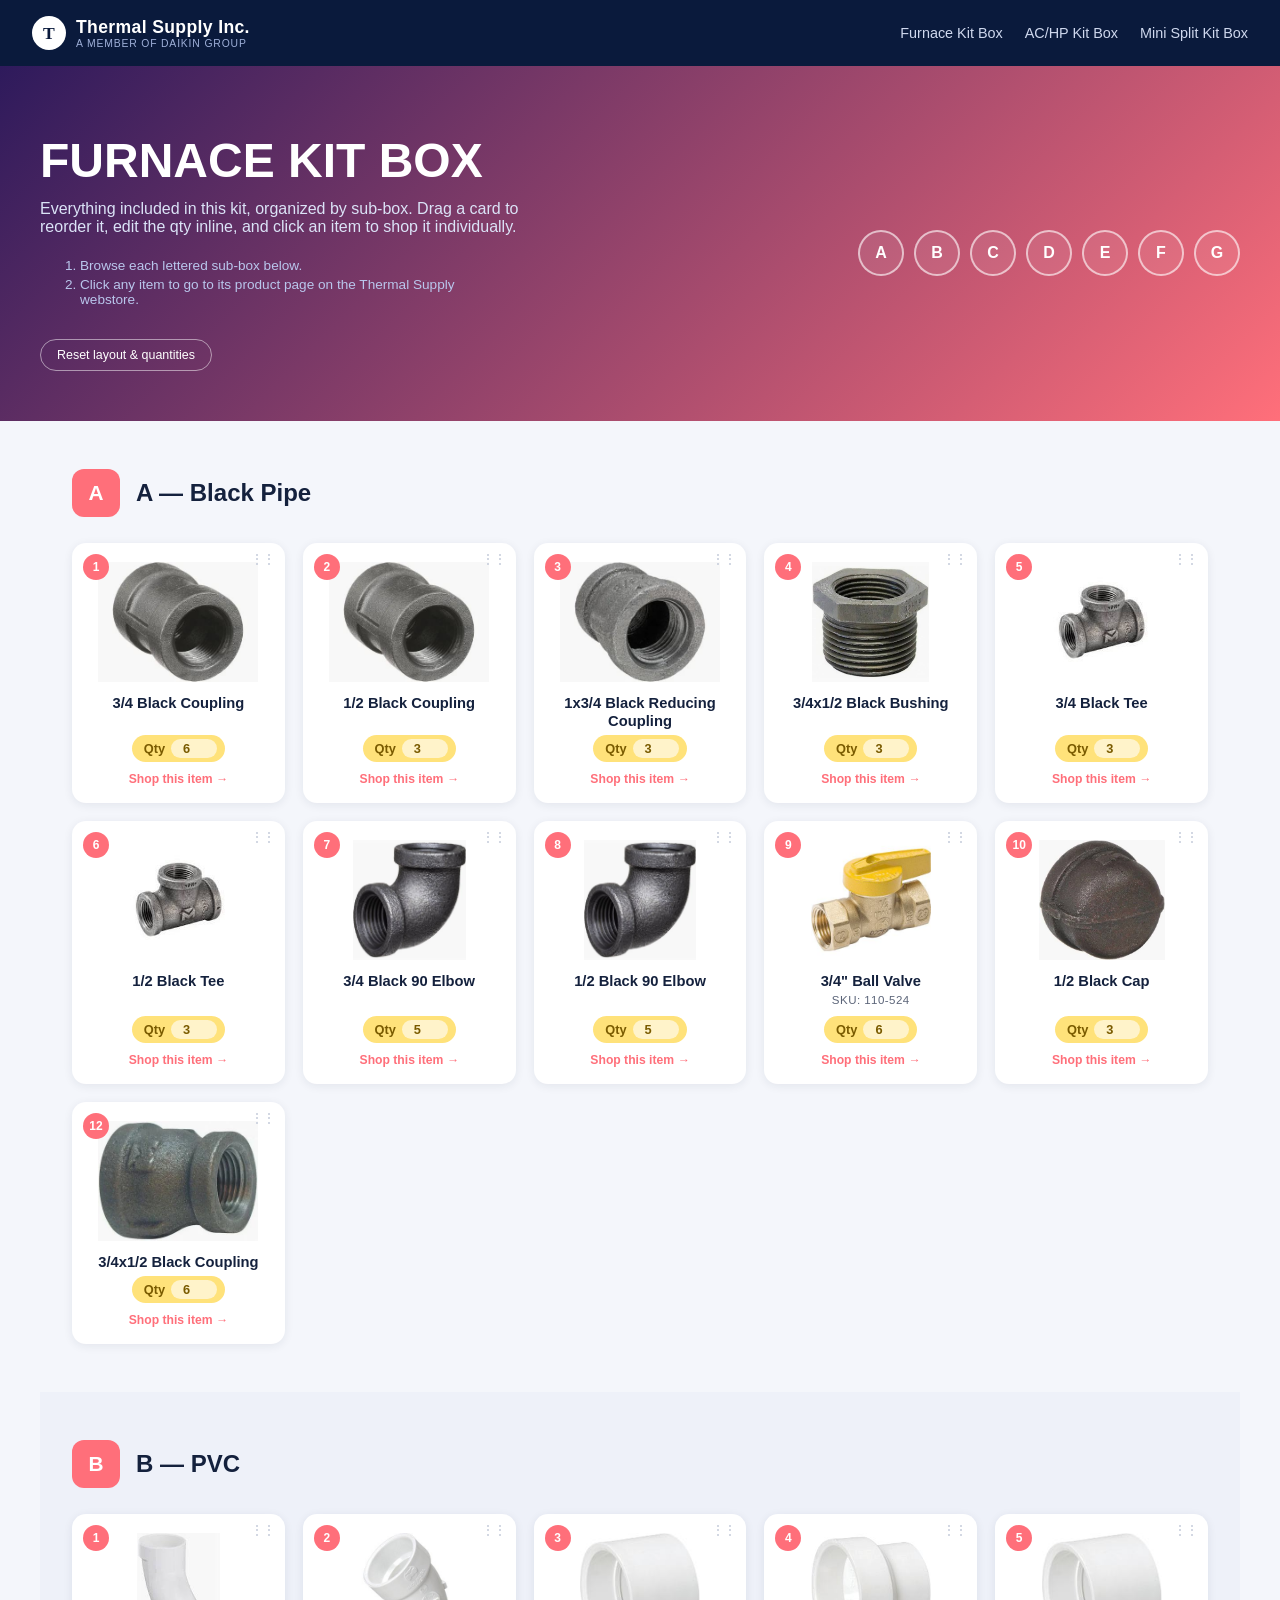
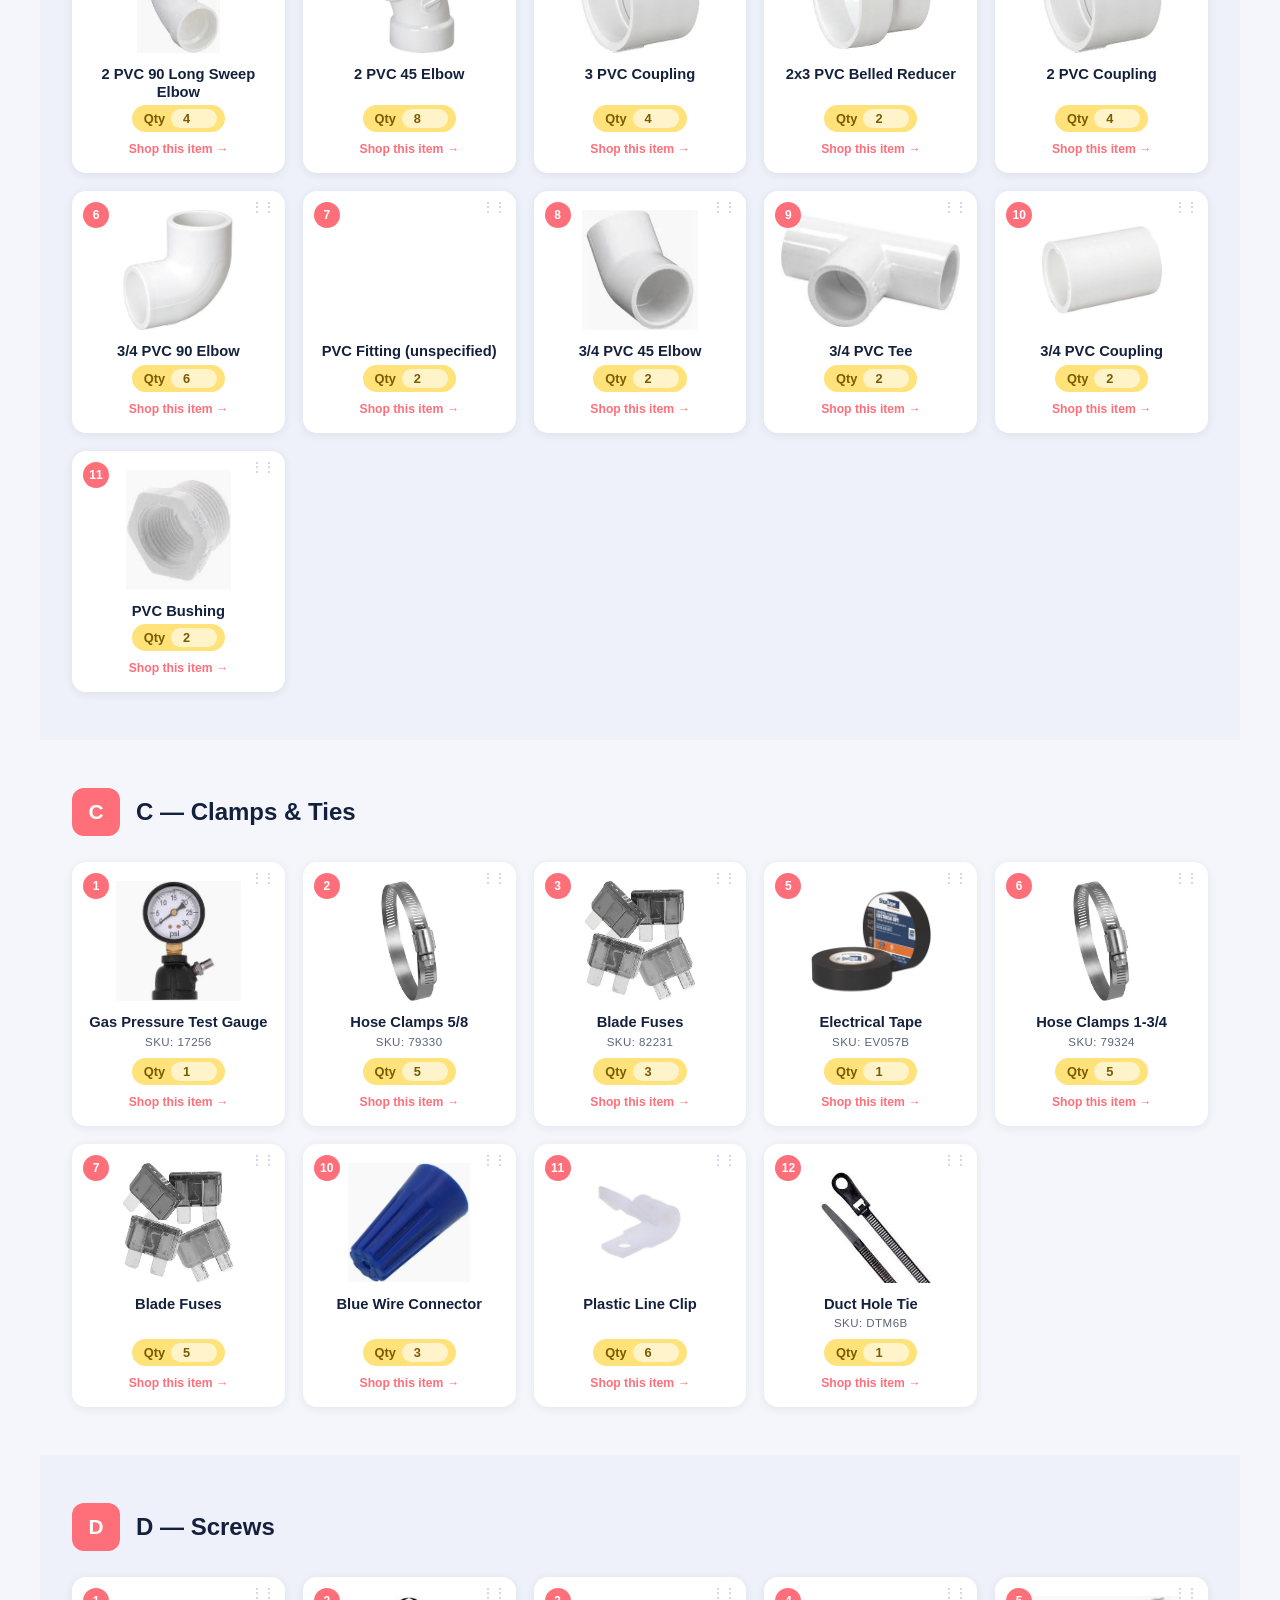
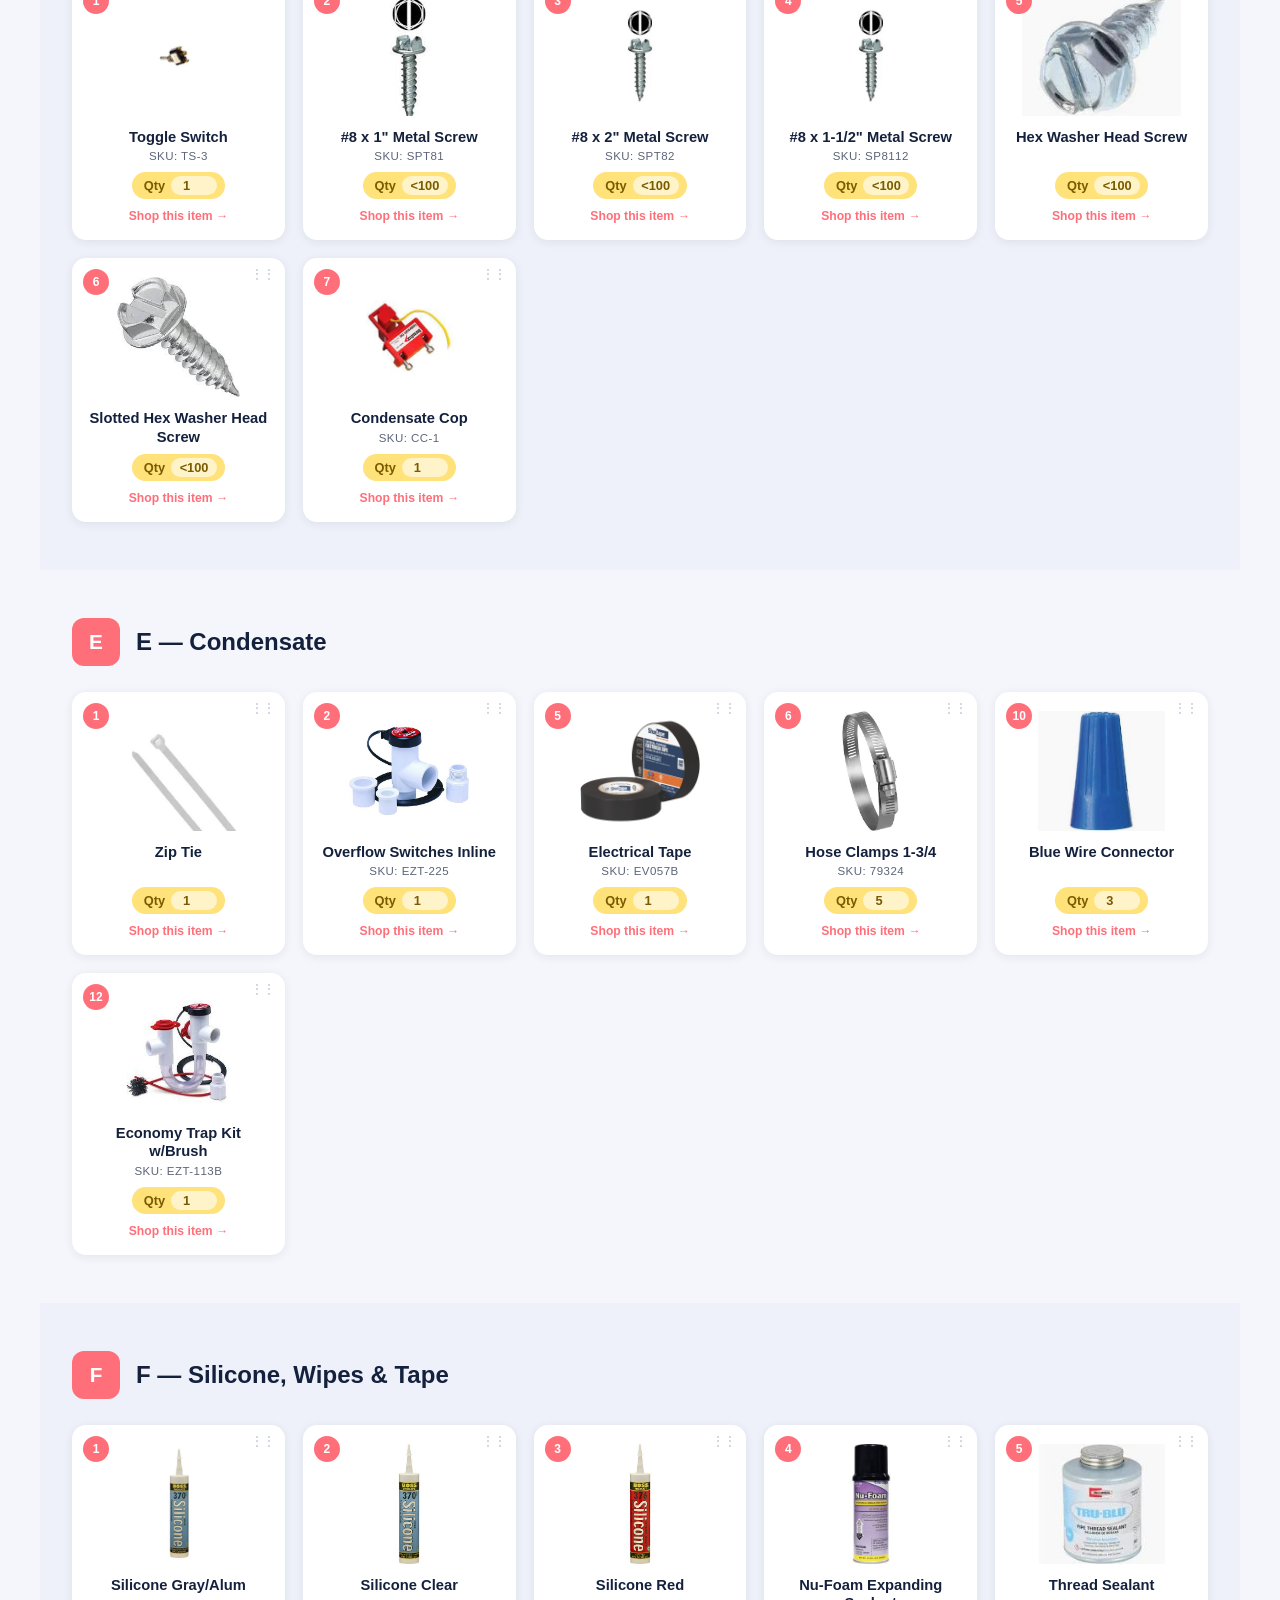
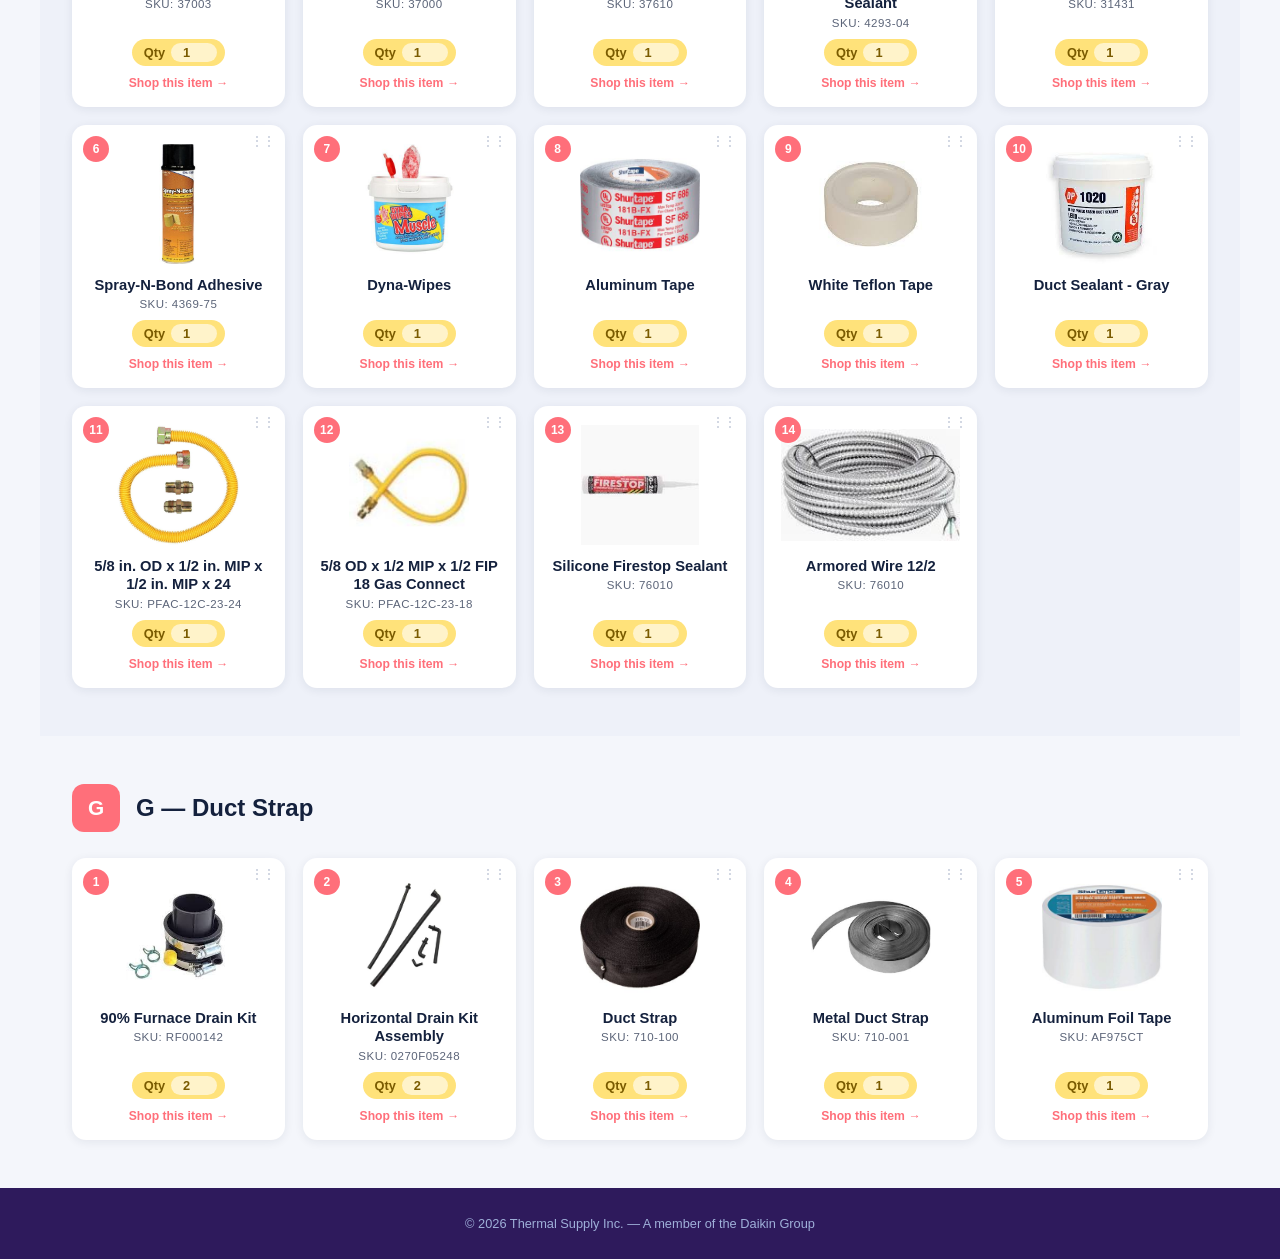
<file: furnace-kit-box.html>
<!DOCTYPE html>
<html lang="en">
<head>
<meta charset="UTF-8">
<meta name="viewport" content="width=device-width, initial-scale=1.0">
<title>Furnace Kit Box | Thermal Supply Inc.</title>
<link rel="stylesheet" href="css/styles.css">
</head>
<body class="furnace">
  <header class="site-header">
    <a class="brand" href="index.html">
      <span class="logo-mark">T</span>
      <span>
        Thermal Supply Inc.
        <span class="brand-sub">A MEMBER OF DAIKIN GROUP</span>
      </span>
    </a>
    <nav>
      <a href="furnace-kit-box.html">Furnace Kit Box</a>
      <a href="ac-hp-kit-box.html">AC/HP Kit Box</a>
      <a href="mini-split-kit-box.html">Mini Split Kit Box</a>
    </nav>
  </header>

  <section class="hero theme-furnace">
    <div class="hero-inner">
      <div>
        <h1>Furnace Kit Box</h1>
        <p class="lead">Everything included in this kit, organized by sub-box. Drag a card to reorder it, edit the qty inline, and click an item to shop it individually.</p>
        <ol class="instructions">
        <li>Browse each lettered sub-box below.</li>
        <li>Click any item to go to its product page on the Thermal Supply webstore.</li>
      </ol>
        <button type="button" class="reset-layout-btn" data-scope="furnace">Reset layout &amp; quantities</button>
      </div>
      <div class="section-quicklinks">
<a href="#section-A">A</a>
<a href="#section-B">B</a>
<a href="#section-C">C</a>
<a href="#section-D">D</a>
<a href="#section-E">E</a>
<a href="#section-F">F</a>
<a href="#section-G">G</a>
      </div>
    </div>
  </section>

  <section class="kit-section theme-furnace" id="section-A">
    <div class="section-heading">
      <span class="section-badge">A</span>
      <h2>A — Black Pipe</h2>
    </div>
    <div class="item-grid" data-section="A">
        <div class="item-card" draggable="true" data-sku="" data-section="A" data-item="1">
          <span class="drag-handle" title="Drag to reorder">&#8942;&#8942;</span>
          <span class="item-number">1</span>
          <div class="item-thumb"><img src="assets/images/furnace-kit/A/1-3-4-black-coupling.jpg" alt="3/4 Black Coupling" loading="lazy"></div>
          <div class="item-name">3/4 Black Coupling</div>
          
          
          <label class="item-qty">
            <span>Qty</span>
            <input type="number" min="0" class="qty-input" value="6" data-default-qty="6">
          </label>
          <a class="item-shop-link" href="https://shop.thermalsupplyinc.com/itemdetail/?itemCode=3%2F4%20BLACK%20COUPLING" target="_blank" rel="noopener noreferrer" data-sku="">Shop this item &rarr;</a>
        </div>
        <div class="item-card" draggable="true" data-sku="" data-section="A" data-item="2">
          <span class="drag-handle" title="Drag to reorder">&#8942;&#8942;</span>
          <span class="item-number">2</span>
          <div class="item-thumb"><img src="assets/images/furnace-kit/A/2-1-2-black-coupling.jpg" alt="1/2 Black Coupling" loading="lazy"></div>
          <div class="item-name">1/2 Black Coupling</div>
          
          
          <label class="item-qty">
            <span>Qty</span>
            <input type="number" min="0" class="qty-input" value="3" data-default-qty="3">
          </label>
          <a class="item-shop-link" href="https://shop.thermalsupplyinc.com/itemdetail/?itemCode=1%2F2%20BLACK%20COUPLING" target="_blank" rel="noopener noreferrer" data-sku="">Shop this item &rarr;</a>
        </div>
        <div class="item-card" draggable="true" data-sku="" data-section="A" data-item="3">
          <span class="drag-handle" title="Drag to reorder">&#8942;&#8942;</span>
          <span class="item-number">3</span>
          <div class="item-thumb"><img src="assets/images/furnace-kit/A/3-1x3-4-black-reducing-coupling.jpg" alt="1x3/4 Black Reducing Coupling" loading="lazy"></div>
          <div class="item-name">1x3/4 Black Reducing Coupling</div>
          
          
          <label class="item-qty">
            <span>Qty</span>
            <input type="number" min="0" class="qty-input" value="3" data-default-qty="3">
          </label>
          <a class="item-shop-link" href="https://shop.thermalsupplyinc.com/itemdetail/?itemCode=1X3%2F4%20BLACK%20REDUCING%20COUPLING" target="_blank" rel="noopener noreferrer" data-sku="">Shop this item &rarr;</a>
        </div>
        <div class="item-card" draggable="true" data-sku="" data-section="A" data-item="4">
          <span class="drag-handle" title="Drag to reorder">&#8942;&#8942;</span>
          <span class="item-number">4</span>
          <div class="item-thumb"><img src="assets/images/furnace-kit/A/4-3-4x1-2-black-bushing.jpg" alt="3/4x1/2 Black Bushing" loading="lazy"></div>
          <div class="item-name">3/4x1/2 Black Bushing</div>
          
          
          <label class="item-qty">
            <span>Qty</span>
            <input type="number" min="0" class="qty-input" value="3" data-default-qty="3">
          </label>
          <a class="item-shop-link" href="https://shop.thermalsupplyinc.com/itemdetail/?itemCode=3%2F4X1%2F2%20BLACK%20BUSHING" target="_blank" rel="noopener noreferrer" data-sku="">Shop this item &rarr;</a>
        </div>
        <div class="item-card" draggable="true" data-sku="" data-section="A" data-item="5">
          <span class="drag-handle" title="Drag to reorder">&#8942;&#8942;</span>
          <span class="item-number">5</span>
          <div class="item-thumb"><img src="assets/images/furnace-kit/A/5-3-4-black-tee.jpg" alt="3/4 Black Tee" loading="lazy"></div>
          <div class="item-name">3/4 Black Tee</div>
          
          
          <label class="item-qty">
            <span>Qty</span>
            <input type="number" min="0" class="qty-input" value="3" data-default-qty="3">
          </label>
          <a class="item-shop-link" href="https://shop.thermalsupplyinc.com/itemdetail/?itemCode=3%2F4%20BLACK%20TEE" target="_blank" rel="noopener noreferrer" data-sku="">Shop this item &rarr;</a>
        </div>
        <div class="item-card" draggable="true" data-sku="" data-section="A" data-item="6">
          <span class="drag-handle" title="Drag to reorder">&#8942;&#8942;</span>
          <span class="item-number">6</span>
          <div class="item-thumb"><img src="assets/images/furnace-kit/A/6-1-2-black-tee.jpg" alt="1/2 Black Tee" loading="lazy"></div>
          <div class="item-name">1/2 Black Tee</div>
          
          
          <label class="item-qty">
            <span>Qty</span>
            <input type="number" min="0" class="qty-input" value="3" data-default-qty="3">
          </label>
          <a class="item-shop-link" href="https://shop.thermalsupplyinc.com/itemdetail/?itemCode=1%2F2%20BLACK%20TEE" target="_blank" rel="noopener noreferrer" data-sku="">Shop this item &rarr;</a>
        </div>
        <div class="item-card" draggable="true" data-sku="" data-section="A" data-item="7">
          <span class="drag-handle" title="Drag to reorder">&#8942;&#8942;</span>
          <span class="item-number">7</span>
          <div class="item-thumb"><img src="assets/images/furnace-kit/A/7-3-4-black-90-elbow.jpg" alt="3/4 Black 90 Elbow" loading="lazy"></div>
          <div class="item-name">3/4 Black 90 Elbow</div>
          
          
          <label class="item-qty">
            <span>Qty</span>
            <input type="number" min="0" class="qty-input" value="5" data-default-qty="5">
          </label>
          <a class="item-shop-link" href="https://shop.thermalsupplyinc.com/itemdetail/?itemCode=3%2F4%20BLACK%2090%20ELBOW" target="_blank" rel="noopener noreferrer" data-sku="">Shop this item &rarr;</a>
        </div>
        <div class="item-card" draggable="true" data-sku="" data-section="A" data-item="8">
          <span class="drag-handle" title="Drag to reorder">&#8942;&#8942;</span>
          <span class="item-number">8</span>
          <div class="item-thumb"><img src="assets/images/furnace-kit/A/8-1-2-black-90-elbow.jpg" alt="1/2 Black 90 Elbow" loading="lazy"></div>
          <div class="item-name">1/2 Black 90 Elbow</div>
          
          
          <label class="item-qty">
            <span>Qty</span>
            <input type="number" min="0" class="qty-input" value="5" data-default-qty="5">
          </label>
          <a class="item-shop-link" href="https://shop.thermalsupplyinc.com/itemdetail/?itemCode=1%2F2%20BLACK%2090%20ELBOW" target="_blank" rel="noopener noreferrer" data-sku="">Shop this item &rarr;</a>
        </div>
        <div class="item-card" draggable="true" data-sku="110-524" data-section="A" data-item="9">
          <span class="drag-handle" title="Drag to reorder">&#8942;&#8942;</span>
          <span class="item-number">9</span>
          <div class="item-thumb"><img src="assets/images/furnace-kit/A/9-3-4-ball-valve.jpg" alt="3/4&quot; Ball Valve" loading="lazy"></div>
          <div class="item-name">3/4&quot; Ball Valve</div>
          
          <div class="item-sku">SKU: 110-524</div>
          <label class="item-qty">
            <span>Qty</span>
            <input type="number" min="0" class="qty-input" value="6" data-default-qty="6">
          </label>
          <a class="item-shop-link" href="https://shop.thermalsupplyinc.com/itemdetail/?itemCode=110-524" target="_blank" rel="noopener noreferrer" data-sku="110-524">Shop this item &rarr;</a>
        </div>
        <div class="item-card" draggable="true" data-sku="" data-section="A" data-item="10">
          <span class="drag-handle" title="Drag to reorder">&#8942;&#8942;</span>
          <span class="item-number">10</span>
          <div class="item-thumb"><img src="assets/images/furnace-kit/A/10-1-2-black-cap.jpg" alt="1/2 Black Cap" loading="lazy"></div>
          <div class="item-name">1/2 Black Cap</div>
          
          
          <label class="item-qty">
            <span>Qty</span>
            <input type="number" min="0" class="qty-input" value="3" data-default-qty="3">
          </label>
          <a class="item-shop-link" href="https://shop.thermalsupplyinc.com/itemdetail/?itemCode=1%2F2%20BLACK%20CAP" target="_blank" rel="noopener noreferrer" data-sku="">Shop this item &rarr;</a>
        </div>
        <div class="item-card" draggable="true" data-sku="" data-section="A" data-item="12">
          <span class="drag-handle" title="Drag to reorder">&#8942;&#8942;</span>
          <span class="item-number">12</span>
          <div class="item-thumb"><img src="assets/images/furnace-kit/A/12-3-4x1-2-black-coupling.jpg" alt="3/4x1/2 Black Coupling" loading="lazy"></div>
          <div class="item-name">3/4x1/2 Black Coupling</div>
          
          
          <label class="item-qty">
            <span>Qty</span>
            <input type="number" min="0" class="qty-input" value="6" data-default-qty="6">
          </label>
          <a class="item-shop-link" href="https://shop.thermalsupplyinc.com/itemdetail/?itemCode=3%2F4X1%2F2%20BLACK%20COUPLING" target="_blank" rel="noopener noreferrer" data-sku="">Shop this item &rarr;</a>
        </div>
    </div>
  </section>
  <section class="kit-section theme-furnace" id="section-B">
    <div class="section-heading">
      <span class="section-badge">B</span>
      <h2>B — PVC</h2>
    </div>
    <div class="item-grid" data-section="B">
        <div class="item-card" draggable="true" data-sku="" data-section="B" data-item="1">
          <span class="drag-handle" title="Drag to reorder">&#8942;&#8942;</span>
          <span class="item-number">1</span>
          <div class="item-thumb"><img src="assets/images/furnace-kit/B/1-2-pvc-90-long-sweep-elbow.jpg" alt="2 PVC 90 Long Sweep Elbow" loading="lazy"></div>
          <div class="item-name">2 PVC 90 Long Sweep Elbow</div>
          
          
          <label class="item-qty">
            <span>Qty</span>
            <input type="number" min="0" class="qty-input" value="4" data-default-qty="4">
          </label>
          <a class="item-shop-link" href="https://shop.thermalsupplyinc.com/itemdetail/?itemCode=2%20PVC%2090%20LONG%20SWEEP%20ELBOW" target="_blank" rel="noopener noreferrer" data-sku="">Shop this item &rarr;</a>
        </div>
        <div class="item-card" draggable="true" data-sku="" data-section="B" data-item="2">
          <span class="drag-handle" title="Drag to reorder">&#8942;&#8942;</span>
          <span class="item-number">2</span>
          <div class="item-thumb"><img src="assets/images/furnace-kit/B/2-2-pvc-45-elbow.jpg" alt="2 PVC 45 Elbow" loading="lazy"></div>
          <div class="item-name">2 PVC 45 Elbow</div>
          
          
          <label class="item-qty">
            <span>Qty</span>
            <input type="number" min="0" class="qty-input" value="8" data-default-qty="8">
          </label>
          <a class="item-shop-link" href="https://shop.thermalsupplyinc.com/itemdetail/?itemCode=2%20PVC%2045%20ELBOW" target="_blank" rel="noopener noreferrer" data-sku="">Shop this item &rarr;</a>
        </div>
        <div class="item-card" draggable="true" data-sku="" data-section="B" data-item="3">
          <span class="drag-handle" title="Drag to reorder">&#8942;&#8942;</span>
          <span class="item-number">3</span>
          <div class="item-thumb"><img src="assets/images/furnace-kit/B/3-3-pvc-coupling.jpg" alt="3 PVC Coupling" loading="lazy"></div>
          <div class="item-name">3 PVC Coupling</div>
          
          
          <label class="item-qty">
            <span>Qty</span>
            <input type="number" min="0" class="qty-input" value="4" data-default-qty="4">
          </label>
          <a class="item-shop-link" href="https://shop.thermalsupplyinc.com/itemdetail/?itemCode=3%20PVC%20COUPLING" target="_blank" rel="noopener noreferrer" data-sku="">Shop this item &rarr;</a>
        </div>
        <div class="item-card" draggable="true" data-sku="" data-section="B" data-item="4">
          <span class="drag-handle" title="Drag to reorder">&#8942;&#8942;</span>
          <span class="item-number">4</span>
          <div class="item-thumb"><img src="assets/images/furnace-kit/B/4-2x3-pvc-belled-reducer.jpg" alt="2x3 PVC Belled Reducer" loading="lazy"></div>
          <div class="item-name">2x3 PVC Belled Reducer</div>
          
          
          <label class="item-qty">
            <span>Qty</span>
            <input type="number" min="0" class="qty-input" value="2" data-default-qty="2">
          </label>
          <a class="item-shop-link" href="https://shop.thermalsupplyinc.com/itemdetail/?itemCode=2X3%20PVC%20BELLED%20REDUCER" target="_blank" rel="noopener noreferrer" data-sku="">Shop this item &rarr;</a>
        </div>
        <div class="item-card" draggable="true" data-sku="" data-section="B" data-item="5">
          <span class="drag-handle" title="Drag to reorder">&#8942;&#8942;</span>
          <span class="item-number">5</span>
          <div class="item-thumb"><img src="assets/images/furnace-kit/B/5-2-pvc-coupling.jpg" alt="2 PVC Coupling" loading="lazy"></div>
          <div class="item-name">2 PVC Coupling</div>
          
          
          <label class="item-qty">
            <span>Qty</span>
            <input type="number" min="0" class="qty-input" value="4" data-default-qty="4">
          </label>
          <a class="item-shop-link" href="https://shop.thermalsupplyinc.com/itemdetail/?itemCode=2%20PVC%20COUPLING" target="_blank" rel="noopener noreferrer" data-sku="">Shop this item &rarr;</a>
        </div>
        <div class="item-card" draggable="true" data-sku="" data-section="B" data-item="6">
          <span class="drag-handle" title="Drag to reorder">&#8942;&#8942;</span>
          <span class="item-number">6</span>
          <div class="item-thumb"><img src="assets/images/furnace-kit/B/6-3-4-pvc-90-elbow.jpg" alt="3/4 PVC 90 Elbow" loading="lazy"></div>
          <div class="item-name">3/4 PVC 90 Elbow</div>
          
          
          <label class="item-qty">
            <span>Qty</span>
            <input type="number" min="0" class="qty-input" value="6" data-default-qty="6">
          </label>
          <a class="item-shop-link" href="https://shop.thermalsupplyinc.com/itemdetail/?itemCode=3%2F4%20PVC%2090%20ELBOW" target="_blank" rel="noopener noreferrer" data-sku="">Shop this item &rarr;</a>
        </div>
        <div class="item-card" draggable="true" data-sku="" data-section="B" data-item="7">
          <span class="drag-handle" title="Drag to reorder">&#8942;&#8942;</span>
          <span class="item-number">7</span>
          <div class="item-thumb"></div>
          <div class="item-name">PVC Fitting (unspecified)</div>
          
          
          <label class="item-qty">
            <span>Qty</span>
            <input type="number" min="0" class="qty-input" value="2" data-default-qty="2">
          </label>
          <a class="item-shop-link" href="https://shop.thermalsupplyinc.com/itemdetail/?itemCode=PVC%20FITTING%20%28UNSPECIFIED%29" target="_blank" rel="noopener noreferrer" data-sku="">Shop this item &rarr;</a>
        </div>
        <div class="item-card" draggable="true" data-sku="" data-section="B" data-item="8">
          <span class="drag-handle" title="Drag to reorder">&#8942;&#8942;</span>
          <span class="item-number">8</span>
          <div class="item-thumb"><img src="assets/images/furnace-kit/B/8-3-4-pvc-45-elbow.jpg" alt="3/4 PVC 45 Elbow" loading="lazy"></div>
          <div class="item-name">3/4 PVC 45 Elbow</div>
          
          
          <label class="item-qty">
            <span>Qty</span>
            <input type="number" min="0" class="qty-input" value="2" data-default-qty="2">
          </label>
          <a class="item-shop-link" href="https://shop.thermalsupplyinc.com/itemdetail/?itemCode=3%2F4%20PVC%2045%20ELBOW" target="_blank" rel="noopener noreferrer" data-sku="">Shop this item &rarr;</a>
        </div>
        <div class="item-card" draggable="true" data-sku="" data-section="B" data-item="9">
          <span class="drag-handle" title="Drag to reorder">&#8942;&#8942;</span>
          <span class="item-number">9</span>
          <div class="item-thumb"><img src="assets/images/furnace-kit/B/9-3-4-pvc-tee.jpg" alt="3/4 PVC Tee" loading="lazy"></div>
          <div class="item-name">3/4 PVC Tee</div>
          
          
          <label class="item-qty">
            <span>Qty</span>
            <input type="number" min="0" class="qty-input" value="2" data-default-qty="2">
          </label>
          <a class="item-shop-link" href="https://shop.thermalsupplyinc.com/itemdetail/?itemCode=3%2F4%20PVC%20TEE" target="_blank" rel="noopener noreferrer" data-sku="">Shop this item &rarr;</a>
        </div>
        <div class="item-card" draggable="true" data-sku="" data-section="B" data-item="10">
          <span class="drag-handle" title="Drag to reorder">&#8942;&#8942;</span>
          <span class="item-number">10</span>
          <div class="item-thumb"><img src="assets/images/furnace-kit/B/10-3-4-pvc-coupling.jpg" alt="3/4 PVC Coupling" loading="lazy"></div>
          <div class="item-name">3/4 PVC Coupling</div>
          
          
          <label class="item-qty">
            <span>Qty</span>
            <input type="number" min="0" class="qty-input" value="2" data-default-qty="2">
          </label>
          <a class="item-shop-link" href="https://shop.thermalsupplyinc.com/itemdetail/?itemCode=3%2F4%20PVC%20COUPLING" target="_blank" rel="noopener noreferrer" data-sku="">Shop this item &rarr;</a>
        </div>
        <div class="item-card" draggable="true" data-sku="" data-section="B" data-item="11">
          <span class="drag-handle" title="Drag to reorder">&#8942;&#8942;</span>
          <span class="item-number">11</span>
          <div class="item-thumb"><img src="assets/images/furnace-kit/B/11-pvc-bushing.jpg" alt="PVC Bushing" loading="lazy"></div>
          <div class="item-name">PVC Bushing</div>
          
          
          <label class="item-qty">
            <span>Qty</span>
            <input type="number" min="0" class="qty-input" value="2" data-default-qty="2">
          </label>
          <a class="item-shop-link" href="https://shop.thermalsupplyinc.com/itemdetail/?itemCode=PVC%20BUSHING" target="_blank" rel="noopener noreferrer" data-sku="">Shop this item &rarr;</a>
        </div>
    </div>
  </section>
  <section class="kit-section theme-furnace" id="section-C">
    <div class="section-heading">
      <span class="section-badge">C</span>
      <h2>C — Clamps &amp; Ties</h2>
    </div>
    <div class="item-grid" data-section="C">
        <div class="item-card" draggable="true" data-sku="17256" data-section="C" data-item="1">
          <span class="drag-handle" title="Drag to reorder">&#8942;&#8942;</span>
          <span class="item-number">1</span>
          <div class="item-thumb"><img src="assets/images/furnace-kit/C/1-gas-pressure-test-gauge.jpg" alt="Gas Pressure Test Gauge" loading="lazy"></div>
          <div class="item-name">Gas Pressure Test Gauge</div>
          
          <div class="item-sku">SKU: 17256</div>
          <label class="item-qty">
            <span>Qty</span>
            <input type="number" min="0" class="qty-input" value="1" data-default-qty="1">
          </label>
          <a class="item-shop-link" href="https://shop.thermalsupplyinc.com/itemdetail/?itemCode=17256" target="_blank" rel="noopener noreferrer" data-sku="17256">Shop this item &rarr;</a>
        </div>
        <div class="item-card" draggable="true" data-sku="79330" data-section="C" data-item="2">
          <span class="drag-handle" title="Drag to reorder">&#8942;&#8942;</span>
          <span class="item-number">2</span>
          <div class="item-thumb"><img src="assets/images/furnace-kit/C/2-hose-clamps-5-8.jpg" alt="Hose Clamps 5/8" loading="lazy"></div>
          <div class="item-name">Hose Clamps 5/8</div>
          
          <div class="item-sku">SKU: 79330</div>
          <label class="item-qty">
            <span>Qty</span>
            <input type="number" min="0" class="qty-input" value="5" data-default-qty="5">
          </label>
          <a class="item-shop-link" href="https://shop.thermalsupplyinc.com/itemdetail/?itemCode=79330" target="_blank" rel="noopener noreferrer" data-sku="79330">Shop this item &rarr;</a>
        </div>
        <div class="item-card" draggable="true" data-sku="82231" data-section="C" data-item="3">
          <span class="drag-handle" title="Drag to reorder">&#8942;&#8942;</span>
          <span class="item-number">3</span>
          <div class="item-thumb"><img src="assets/images/furnace-kit/C/3-blade-fuses.jpg" alt="Blade Fuses" loading="lazy"></div>
          <div class="item-name">Blade Fuses</div>
          
          <div class="item-sku">SKU: 82231</div>
          <label class="item-qty">
            <span>Qty</span>
            <input type="number" min="0" class="qty-input" value="3" data-default-qty="3">
          </label>
          <a class="item-shop-link" href="https://shop.thermalsupplyinc.com/itemdetail/?itemCode=82231" target="_blank" rel="noopener noreferrer" data-sku="82231">Shop this item &rarr;</a>
        </div>
        <div class="item-card" draggable="true" data-sku="EV057B" data-section="C" data-item="5">
          <span class="drag-handle" title="Drag to reorder">&#8942;&#8942;</span>
          <span class="item-number">5</span>
          <div class="item-thumb"><img src="assets/images/furnace-kit/C/5-electrical-tape.jpg" alt="Electrical Tape" loading="lazy"></div>
          <div class="item-name">Electrical Tape</div>
          
          <div class="item-sku">SKU: EV057B</div>
          <label class="item-qty">
            <span>Qty</span>
            <input type="number" min="0" class="qty-input" value="1" data-default-qty="1">
          </label>
          <a class="item-shop-link" href="https://shop.thermalsupplyinc.com/itemdetail/?itemCode=EV057B" target="_blank" rel="noopener noreferrer" data-sku="EV057B">Shop this item &rarr;</a>
        </div>
        <div class="item-card" draggable="true" data-sku="79324" data-section="C" data-item="6">
          <span class="drag-handle" title="Drag to reorder">&#8942;&#8942;</span>
          <span class="item-number">6</span>
          <div class="item-thumb"><img src="assets/images/furnace-kit/C/6-hose-clamps-1-3-4.jpg" alt="Hose Clamps 1-3/4" loading="lazy"></div>
          <div class="item-name">Hose Clamps 1-3/4</div>
          
          <div class="item-sku">SKU: 79324</div>
          <label class="item-qty">
            <span>Qty</span>
            <input type="number" min="0" class="qty-input" value="5" data-default-qty="5">
          </label>
          <a class="item-shop-link" href="https://shop.thermalsupplyinc.com/itemdetail/?itemCode=79324" target="_blank" rel="noopener noreferrer" data-sku="79324">Shop this item &rarr;</a>
        </div>
        <div class="item-card" draggable="true" data-sku="" data-section="C" data-item="7">
          <span class="drag-handle" title="Drag to reorder">&#8942;&#8942;</span>
          <span class="item-number">7</span>
          <div class="item-thumb"><img src="assets/images/furnace-kit/C/7-blade-fuses.jpg" alt="Blade Fuses" loading="lazy"></div>
          <div class="item-name">Blade Fuses</div>
          
          
          <label class="item-qty">
            <span>Qty</span>
            <input type="number" min="0" class="qty-input" value="5" data-default-qty="5">
          </label>
          <a class="item-shop-link" href="https://shop.thermalsupplyinc.com/itemdetail/?itemCode=BLADE%20FUSES" target="_blank" rel="noopener noreferrer" data-sku="">Shop this item &rarr;</a>
        </div>
        <div class="item-card" draggable="true" data-sku="" data-section="C" data-item="10">
          <span class="drag-handle" title="Drag to reorder">&#8942;&#8942;</span>
          <span class="item-number">10</span>
          <div class="item-thumb"><img src="assets/images/furnace-kit/C/10-blue-wire-connector.jpg" alt="Blue Wire Connector" loading="lazy"></div>
          <div class="item-name">Blue Wire Connector</div>
          
          
          <label class="item-qty">
            <span>Qty</span>
            <input type="number" min="0" class="qty-input" value="3" data-default-qty="3">
          </label>
          <a class="item-shop-link" href="https://shop.thermalsupplyinc.com/itemdetail/?itemCode=BLUE%20WIRE%20CONNECTOR" target="_blank" rel="noopener noreferrer" data-sku="">Shop this item &rarr;</a>
        </div>
        <div class="item-card" draggable="true" data-sku="" data-section="C" data-item="11">
          <span class="drag-handle" title="Drag to reorder">&#8942;&#8942;</span>
          <span class="item-number">11</span>
          <div class="item-thumb"><img src="assets/images/furnace-kit/C/11-plastic-line-clip.jpg" alt="Plastic Line Clip" loading="lazy"></div>
          <div class="item-name">Plastic Line Clip</div>
          
          
          <label class="item-qty">
            <span>Qty</span>
            <input type="number" min="0" class="qty-input" value="6" data-default-qty="6">
          </label>
          <a class="item-shop-link" href="https://shop.thermalsupplyinc.com/itemdetail/?itemCode=PLASTIC%20LINE%20CLIP" target="_blank" rel="noopener noreferrer" data-sku="">Shop this item &rarr;</a>
        </div>
        <div class="item-card" draggable="true" data-sku="DTM6B" data-section="C" data-item="12">
          <span class="drag-handle" title="Drag to reorder">&#8942;&#8942;</span>
          <span class="item-number">12</span>
          <div class="item-thumb"><img src="assets/images/furnace-kit/C/12-duct-hole-tie.jpg" alt="Duct Hole Tie" loading="lazy"></div>
          <div class="item-name">Duct Hole Tie</div>
          
          <div class="item-sku">SKU: DTM6B</div>
          <label class="item-qty">
            <span>Qty</span>
            <input type="number" min="0" class="qty-input" value="1" data-default-qty="1">
          </label>
          <a class="item-shop-link" href="https://shop.thermalsupplyinc.com/itemdetail/?itemCode=DTM6B" target="_blank" rel="noopener noreferrer" data-sku="DTM6B">Shop this item &rarr;</a>
        </div>
    </div>
  </section>
  <section class="kit-section theme-furnace" id="section-D">
    <div class="section-heading">
      <span class="section-badge">D</span>
      <h2>D — Screws</h2>
    </div>
    <div class="item-grid" data-section="D">
        <div class="item-card" draggable="true" data-sku="TS-3" data-section="D" data-item="1">
          <span class="drag-handle" title="Drag to reorder">&#8942;&#8942;</span>
          <span class="item-number">1</span>
          <div class="item-thumb"><img src="assets/images/furnace-kit/D/1-toggle-switch.jpg" alt="Toggle Switch" loading="lazy"></div>
          <div class="item-name">Toggle Switch</div>
          
          <div class="item-sku">SKU: TS-3</div>
          <label class="item-qty">
            <span>Qty</span>
            <input type="number" min="0" class="qty-input" value="1" data-default-qty="1">
          </label>
          <a class="item-shop-link" href="https://shop.thermalsupplyinc.com/itemdetail/?itemCode=TS-3" target="_blank" rel="noopener noreferrer" data-sku="TS-3">Shop this item &rarr;</a>
        </div>
        <div class="item-card" draggable="true" data-sku="SPT81" data-section="D" data-item="2">
          <span class="drag-handle" title="Drag to reorder">&#8942;&#8942;</span>
          <span class="item-number">2</span>
          <div class="item-thumb"><img src="assets/images/furnace-kit/D/2-8-x-1-metal-screw.jpg" alt="#8 x 1&quot; Metal Screw" loading="lazy"></div>
          <div class="item-name">#8 x 1&quot; Metal Screw</div>
          
          <div class="item-sku">SKU: SPT81</div>
          <label class="item-qty">
            <span>Qty</span>
            <input type="text" class="qty-input" value="&lt;100" data-default-qty="&lt;100">
          </label>
          <a class="item-shop-link" href="https://shop.thermalsupplyinc.com/itemdetail/?itemCode=SPT81" target="_blank" rel="noopener noreferrer" data-sku="SPT81">Shop this item &rarr;</a>
        </div>
        <div class="item-card" draggable="true" data-sku="SPT82" data-section="D" data-item="3">
          <span class="drag-handle" title="Drag to reorder">&#8942;&#8942;</span>
          <span class="item-number">3</span>
          <div class="item-thumb"><img src="assets/images/furnace-kit/D/3-8-x-2-metal-screw.jpg" alt="#8 x 2&quot; Metal Screw" loading="lazy"></div>
          <div class="item-name">#8 x 2&quot; Metal Screw</div>
          
          <div class="item-sku">SKU: SPT82</div>
          <label class="item-qty">
            <span>Qty</span>
            <input type="text" class="qty-input" value="&lt;100" data-default-qty="&lt;100">
          </label>
          <a class="item-shop-link" href="https://shop.thermalsupplyinc.com/itemdetail/?itemCode=SPT82" target="_blank" rel="noopener noreferrer" data-sku="SPT82">Shop this item &rarr;</a>
        </div>
        <div class="item-card" draggable="true" data-sku="SP8112" data-section="D" data-item="4">
          <span class="drag-handle" title="Drag to reorder">&#8942;&#8942;</span>
          <span class="item-number">4</span>
          <div class="item-thumb"><img src="assets/images/furnace-kit/D/4-8-x-1-1-2-metal-screw.jpg" alt="#8 x 1-1/2&quot; Metal Screw" loading="lazy"></div>
          <div class="item-name">#8 x 1-1/2&quot; Metal Screw</div>
          
          <div class="item-sku">SKU: SP8112</div>
          <label class="item-qty">
            <span>Qty</span>
            <input type="text" class="qty-input" value="&lt;100" data-default-qty="&lt;100">
          </label>
          <a class="item-shop-link" href="https://shop.thermalsupplyinc.com/itemdetail/?itemCode=SP8112" target="_blank" rel="noopener noreferrer" data-sku="SP8112">Shop this item &rarr;</a>
        </div>
        <div class="item-card" draggable="true" data-sku="" data-section="D" data-item="5">
          <span class="drag-handle" title="Drag to reorder">&#8942;&#8942;</span>
          <span class="item-number">5</span>
          <div class="item-thumb"><img src="assets/images/furnace-kit/D/5-hex-washer-head-screw.jpg" alt="Hex Washer Head Screw" loading="lazy"></div>
          <div class="item-name">Hex Washer Head Screw</div>
          
          
          <label class="item-qty">
            <span>Qty</span>
            <input type="text" class="qty-input" value="&lt;100" data-default-qty="&lt;100">
          </label>
          <a class="item-shop-link" href="https://shop.thermalsupplyinc.com/itemdetail/?itemCode=HEX%20WASHER%20HEAD%20SCREW" target="_blank" rel="noopener noreferrer" data-sku="">Shop this item &rarr;</a>
        </div>
        <div class="item-card" draggable="true" data-sku="" data-section="D" data-item="6">
          <span class="drag-handle" title="Drag to reorder">&#8942;&#8942;</span>
          <span class="item-number">6</span>
          <div class="item-thumb"><img src="assets/images/furnace-kit/D/6-slotted-hex-washer-head-screw.jpg" alt="Slotted Hex Washer Head Screw" loading="lazy"></div>
          <div class="item-name">Slotted Hex Washer Head Screw</div>
          
          
          <label class="item-qty">
            <span>Qty</span>
            <input type="text" class="qty-input" value="&lt;100" data-default-qty="&lt;100">
          </label>
          <a class="item-shop-link" href="https://shop.thermalsupplyinc.com/itemdetail/?itemCode=SLOTTED%20HEX%20WASHER%20HEAD%20SCREW" target="_blank" rel="noopener noreferrer" data-sku="">Shop this item &rarr;</a>
        </div>
        <div class="item-card" draggable="true" data-sku="CC-1" data-section="D" data-item="7">
          <span class="drag-handle" title="Drag to reorder">&#8942;&#8942;</span>
          <span class="item-number">7</span>
          <div class="item-thumb"><img src="assets/images/furnace-kit/D/7-condensate-cop.jpg" alt="Condensate Cop" loading="lazy"></div>
          <div class="item-name">Condensate Cop</div>
          
          <div class="item-sku">SKU: CC-1</div>
          <label class="item-qty">
            <span>Qty</span>
            <input type="number" min="0" class="qty-input" value="1" data-default-qty="1">
          </label>
          <a class="item-shop-link" href="https://shop.thermalsupplyinc.com/itemdetail/?itemCode=CC-1" target="_blank" rel="noopener noreferrer" data-sku="CC-1">Shop this item &rarr;</a>
        </div>
    </div>
  </section>
  <section class="kit-section theme-furnace" id="section-E">
    <div class="section-heading">
      <span class="section-badge">E</span>
      <h2>E — Condensate</h2>
    </div>
    <div class="item-grid" data-section="E">
        <div class="item-card" draggable="true" data-sku="" data-section="E" data-item="1">
          <span class="drag-handle" title="Drag to reorder">&#8942;&#8942;</span>
          <span class="item-number">1</span>
          <div class="item-thumb"><img src="assets/images/furnace-kit/E/1-zip-tie.jpg" alt="Zip Tie" loading="lazy"></div>
          <div class="item-name">Zip Tie</div>
          
          
          <label class="item-qty">
            <span>Qty</span>
            <input type="number" min="0" class="qty-input" value="1" data-default-qty="1">
          </label>
          <a class="item-shop-link" href="https://shop.thermalsupplyinc.com/itemdetail/?itemCode=ZIP%20TIE" target="_blank" rel="noopener noreferrer" data-sku="">Shop this item &rarr;</a>
        </div>
        <div class="item-card" draggable="true" data-sku="EZT-225" data-section="E" data-item="2">
          <span class="drag-handle" title="Drag to reorder">&#8942;&#8942;</span>
          <span class="item-number">2</span>
          <div class="item-thumb"><img src="assets/images/furnace-kit/E/2-overflow-switches-inline.jpg" alt="Overflow Switches Inline" loading="lazy"></div>
          <div class="item-name">Overflow Switches Inline</div>
          
          <div class="item-sku">SKU: EZT-225</div>
          <label class="item-qty">
            <span>Qty</span>
            <input type="number" min="0" class="qty-input" value="1" data-default-qty="1">
          </label>
          <a class="item-shop-link" href="https://shop.thermalsupplyinc.com/itemdetail/?itemCode=EZT-225" target="_blank" rel="noopener noreferrer" data-sku="EZT-225">Shop this item &rarr;</a>
        </div>
        <div class="item-card" draggable="true" data-sku="EV057B" data-section="E" data-item="5">
          <span class="drag-handle" title="Drag to reorder">&#8942;&#8942;</span>
          <span class="item-number">5</span>
          <div class="item-thumb"><img src="assets/images/furnace-kit/E/5-electrical-tape.jpg" alt="Electrical Tape" loading="lazy"></div>
          <div class="item-name">Electrical Tape</div>
          
          <div class="item-sku">SKU: EV057B</div>
          <label class="item-qty">
            <span>Qty</span>
            <input type="number" min="0" class="qty-input" value="1" data-default-qty="1">
          </label>
          <a class="item-shop-link" href="https://shop.thermalsupplyinc.com/itemdetail/?itemCode=EV057B" target="_blank" rel="noopener noreferrer" data-sku="EV057B">Shop this item &rarr;</a>
        </div>
        <div class="item-card" draggable="true" data-sku="79324" data-section="E" data-item="6">
          <span class="drag-handle" title="Drag to reorder">&#8942;&#8942;</span>
          <span class="item-number">6</span>
          <div class="item-thumb"><img src="assets/images/furnace-kit/E/6-hose-clamps-1-3-4.jpg" alt="Hose Clamps 1-3/4" loading="lazy"></div>
          <div class="item-name">Hose Clamps 1-3/4</div>
          
          <div class="item-sku">SKU: 79324</div>
          <label class="item-qty">
            <span>Qty</span>
            <input type="number" min="0" class="qty-input" value="5" data-default-qty="5">
          </label>
          <a class="item-shop-link" href="https://shop.thermalsupplyinc.com/itemdetail/?itemCode=79324" target="_blank" rel="noopener noreferrer" data-sku="79324">Shop this item &rarr;</a>
        </div>
        <div class="item-card" draggable="true" data-sku="" data-section="E" data-item="10">
          <span class="drag-handle" title="Drag to reorder">&#8942;&#8942;</span>
          <span class="item-number">10</span>
          <div class="item-thumb"><img src="assets/images/furnace-kit/E/10-blue-wire-connector.jpg" alt="Blue Wire Connector" loading="lazy"></div>
          <div class="item-name">Blue Wire Connector</div>
          
          
          <label class="item-qty">
            <span>Qty</span>
            <input type="number" min="0" class="qty-input" value="3" data-default-qty="3">
          </label>
          <a class="item-shop-link" href="https://shop.thermalsupplyinc.com/itemdetail/?itemCode=BLUE%20WIRE%20CONNECTOR" target="_blank" rel="noopener noreferrer" data-sku="">Shop this item &rarr;</a>
        </div>
        <div class="item-card" draggable="true" data-sku="EZT-113B" data-section="E" data-item="12">
          <span class="drag-handle" title="Drag to reorder">&#8942;&#8942;</span>
          <span class="item-number">12</span>
          <div class="item-thumb"><img src="assets/images/furnace-kit/E/12-economy-trap-kit-w-brush.jpg" alt="Economy Trap Kit w/Brush" loading="lazy"></div>
          <div class="item-name">Economy Trap Kit w/Brush</div>
          
          <div class="item-sku">SKU: EZT-113B</div>
          <label class="item-qty">
            <span>Qty</span>
            <input type="number" min="0" class="qty-input" value="1" data-default-qty="1">
          </label>
          <a class="item-shop-link" href="https://shop.thermalsupplyinc.com/itemdetail/?itemCode=EZT-113B" target="_blank" rel="noopener noreferrer" data-sku="EZT-113B">Shop this item &rarr;</a>
        </div>
    </div>
  </section>
  <section class="kit-section theme-furnace" id="section-F">
    <div class="section-heading">
      <span class="section-badge">F</span>
      <h2>F — Silicone, Wipes &amp; Tape</h2>
    </div>
    <div class="item-grid" data-section="F">
        <div class="item-card" draggable="true" data-sku="37003" data-section="F" data-item="1">
          <span class="drag-handle" title="Drag to reorder">&#8942;&#8942;</span>
          <span class="item-number">1</span>
          <div class="item-thumb"><img src="assets/images/furnace-kit/F/1-silicone-gray-alum.jpg" alt="Silicone Gray/Alum" loading="lazy"></div>
          <div class="item-name">Silicone Gray/Alum</div>
          
          <div class="item-sku">SKU: 37003</div>
          <label class="item-qty">
            <span>Qty</span>
            <input type="number" min="0" class="qty-input" value="1" data-default-qty="1">
          </label>
          <a class="item-shop-link" href="https://shop.thermalsupplyinc.com/itemdetail/?itemCode=37003" target="_blank" rel="noopener noreferrer" data-sku="37003">Shop this item &rarr;</a>
        </div>
        <div class="item-card" draggable="true" data-sku="37000" data-section="F" data-item="2">
          <span class="drag-handle" title="Drag to reorder">&#8942;&#8942;</span>
          <span class="item-number">2</span>
          <div class="item-thumb"><img src="assets/images/furnace-kit/F/2-silicone-clear.jpg" alt="Silicone Clear" loading="lazy"></div>
          <div class="item-name">Silicone Clear</div>
          
          <div class="item-sku">SKU: 37000</div>
          <label class="item-qty">
            <span>Qty</span>
            <input type="number" min="0" class="qty-input" value="1" data-default-qty="1">
          </label>
          <a class="item-shop-link" href="https://shop.thermalsupplyinc.com/itemdetail/?itemCode=37000" target="_blank" rel="noopener noreferrer" data-sku="37000">Shop this item &rarr;</a>
        </div>
        <div class="item-card" draggable="true" data-sku="37610" data-section="F" data-item="3">
          <span class="drag-handle" title="Drag to reorder">&#8942;&#8942;</span>
          <span class="item-number">3</span>
          <div class="item-thumb"><img src="assets/images/furnace-kit/F/3-silicone-red.jpg" alt="Silicone Red" loading="lazy"></div>
          <div class="item-name">Silicone Red</div>
          
          <div class="item-sku">SKU: 37610</div>
          <label class="item-qty">
            <span>Qty</span>
            <input type="number" min="0" class="qty-input" value="1" data-default-qty="1">
          </label>
          <a class="item-shop-link" href="https://shop.thermalsupplyinc.com/itemdetail/?itemCode=37610" target="_blank" rel="noopener noreferrer" data-sku="37610">Shop this item &rarr;</a>
        </div>
        <div class="item-card" draggable="true" data-sku="4293-04" data-section="F" data-item="4">
          <span class="drag-handle" title="Drag to reorder">&#8942;&#8942;</span>
          <span class="item-number">4</span>
          <div class="item-thumb"><img src="assets/images/furnace-kit/F/4-nu-foam-expanding-sealant.jpg" alt="Nu-Foam Expanding Sealant" loading="lazy"></div>
          <div class="item-name">Nu-Foam Expanding Sealant</div>
          
          <div class="item-sku">SKU: 4293-04</div>
          <label class="item-qty">
            <span>Qty</span>
            <input type="number" min="0" class="qty-input" value="1" data-default-qty="1">
          </label>
          <a class="item-shop-link" href="https://shop.thermalsupplyinc.com/itemdetail/?itemCode=4293-04" target="_blank" rel="noopener noreferrer" data-sku="4293-04">Shop this item &rarr;</a>
        </div>
        <div class="item-card" draggable="true" data-sku="31431" data-section="F" data-item="5">
          <span class="drag-handle" title="Drag to reorder">&#8942;&#8942;</span>
          <span class="item-number">5</span>
          <div class="item-thumb"><img src="assets/images/furnace-kit/F/5-thread-sealant.jpg" alt="Thread Sealant" loading="lazy"></div>
          <div class="item-name">Thread Sealant</div>
          
          <div class="item-sku">SKU: 31431</div>
          <label class="item-qty">
            <span>Qty</span>
            <input type="number" min="0" class="qty-input" value="1" data-default-qty="1">
          </label>
          <a class="item-shop-link" href="https://shop.thermalsupplyinc.com/itemdetail/?itemCode=31431" target="_blank" rel="noopener noreferrer" data-sku="31431">Shop this item &rarr;</a>
        </div>
        <div class="item-card" draggable="true" data-sku="4369-75" data-section="F" data-item="6">
          <span class="drag-handle" title="Drag to reorder">&#8942;&#8942;</span>
          <span class="item-number">6</span>
          <div class="item-thumb"><img src="assets/images/furnace-kit/F/6-spray-n-bond-adhesive.jpg" alt="Spray-N-Bond Adhesive" loading="lazy"></div>
          <div class="item-name">Spray-N-Bond Adhesive</div>
          
          <div class="item-sku">SKU: 4369-75</div>
          <label class="item-qty">
            <span>Qty</span>
            <input type="number" min="0" class="qty-input" value="1" data-default-qty="1">
          </label>
          <a class="item-shop-link" href="https://shop.thermalsupplyinc.com/itemdetail/?itemCode=4369-75" target="_blank" rel="noopener noreferrer" data-sku="4369-75">Shop this item &rarr;</a>
        </div>
        <div class="item-card" draggable="true" data-sku="" data-section="F" data-item="7">
          <span class="drag-handle" title="Drag to reorder">&#8942;&#8942;</span>
          <span class="item-number">7</span>
          <div class="item-thumb"><img src="assets/images/furnace-kit/F/7-dyna-wipes.jpg" alt="Dyna-Wipes" loading="lazy"></div>
          <div class="item-name">Dyna-Wipes</div>
          
          
          <label class="item-qty">
            <span>Qty</span>
            <input type="number" min="0" class="qty-input" value="1" data-default-qty="1">
          </label>
          <a class="item-shop-link" href="https://shop.thermalsupplyinc.com/itemdetail/?itemCode=DYNA-WIPES" target="_blank" rel="noopener noreferrer" data-sku="">Shop this item &rarr;</a>
        </div>
        <div class="item-card" draggable="true" data-sku="" data-section="F" data-item="8">
          <span class="drag-handle" title="Drag to reorder">&#8942;&#8942;</span>
          <span class="item-number">8</span>
          <div class="item-thumb"><img src="assets/images/furnace-kit/F/8-aluminum-tape.jpg" alt="Aluminum Tape" loading="lazy"></div>
          <div class="item-name">Aluminum Tape</div>
          
          
          <label class="item-qty">
            <span>Qty</span>
            <input type="number" min="0" class="qty-input" value="1" data-default-qty="1">
          </label>
          <a class="item-shop-link" href="https://shop.thermalsupplyinc.com/itemdetail/?itemCode=ALUMINUM%20TAPE" target="_blank" rel="noopener noreferrer" data-sku="">Shop this item &rarr;</a>
        </div>
        <div class="item-card" draggable="true" data-sku="" data-section="F" data-item="9">
          <span class="drag-handle" title="Drag to reorder">&#8942;&#8942;</span>
          <span class="item-number">9</span>
          <div class="item-thumb"><img src="assets/images/furnace-kit/F/9-white-teflon-tape.jpg" alt="White Teflon Tape" loading="lazy"></div>
          <div class="item-name">White Teflon Tape</div>
          
          
          <label class="item-qty">
            <span>Qty</span>
            <input type="number" min="0" class="qty-input" value="1" data-default-qty="1">
          </label>
          <a class="item-shop-link" href="https://shop.thermalsupplyinc.com/itemdetail/?itemCode=WHITE%20TEFLON%20TAPE" target="_blank" rel="noopener noreferrer" data-sku="">Shop this item &rarr;</a>
        </div>
        <div class="item-card" draggable="true" data-sku="" data-section="F" data-item="10">
          <span class="drag-handle" title="Drag to reorder">&#8942;&#8942;</span>
          <span class="item-number">10</span>
          <div class="item-thumb"><img src="assets/images/furnace-kit/F/10-duct-sealant-gray.jpg" alt="Duct Sealant - Gray" loading="lazy"></div>
          <div class="item-name">Duct Sealant - Gray</div>
          
          
          <label class="item-qty">
            <span>Qty</span>
            <input type="number" min="0" class="qty-input" value="1" data-default-qty="1">
          </label>
          <a class="item-shop-link" href="https://shop.thermalsupplyinc.com/itemdetail/?itemCode=DUCT%20SEALANT%20-%20GRAY" target="_blank" rel="noopener noreferrer" data-sku="">Shop this item &rarr;</a>
        </div>
        <div class="item-card" draggable="true" data-sku="PFAC-12C-23-24" data-section="F" data-item="11">
          <span class="drag-handle" title="Drag to reorder">&#8942;&#8942;</span>
          <span class="item-number">11</span>
          <div class="item-thumb"><img src="assets/images/furnace-kit/F/11-5-8-in-od-x-1-2-in-mip-x-1-2-in-mip-x-24.jpg" alt="5/8 in. OD x 1/2 in. MIP x 1/2 in. MIP x 24" loading="lazy"></div>
          <div class="item-name">5/8 in. OD x 1/2 in. MIP x 1/2 in. MIP x 24</div>
          
          <div class="item-sku">SKU: PFAC-12C-23-24</div>
          <label class="item-qty">
            <span>Qty</span>
            <input type="number" min="0" class="qty-input" value="1" data-default-qty="1">
          </label>
          <a class="item-shop-link" href="https://shop.thermalsupplyinc.com/itemdetail/?itemCode=PFAC-12C-23-24" target="_blank" rel="noopener noreferrer" data-sku="PFAC-12C-23-24">Shop this item &rarr;</a>
        </div>
        <div class="item-card" draggable="true" data-sku="PFAC-12C-23-18" data-section="F" data-item="12">
          <span class="drag-handle" title="Drag to reorder">&#8942;&#8942;</span>
          <span class="item-number">12</span>
          <div class="item-thumb"><img src="assets/images/furnace-kit/F/12-5-8-od-x-1-2-mip-x-1-2-fip-18-gas-connect.jpg" alt="5/8 OD x 1/2 MIP x 1/2 FIP 18 Gas Connect" loading="lazy"></div>
          <div class="item-name">5/8 OD x 1/2 MIP x 1/2 FIP 18 Gas Connect</div>
          
          <div class="item-sku">SKU: PFAC-12C-23-18</div>
          <label class="item-qty">
            <span>Qty</span>
            <input type="number" min="0" class="qty-input" value="1" data-default-qty="1">
          </label>
          <a class="item-shop-link" href="https://shop.thermalsupplyinc.com/itemdetail/?itemCode=PFAC-12C-23-18" target="_blank" rel="noopener noreferrer" data-sku="PFAC-12C-23-18">Shop this item &rarr;</a>
        </div>
        <div class="item-card" draggable="true" data-sku="76010" data-section="F" data-item="13">
          <span class="drag-handle" title="Drag to reorder">&#8942;&#8942;</span>
          <span class="item-number">13</span>
          <div class="item-thumb"><img src="assets/images/furnace-kit/F/13-silicone-firestop-sealant.jpg" alt="Silicone Firestop Sealant" loading="lazy"></div>
          <div class="item-name">Silicone Firestop Sealant</div>
          
          <div class="item-sku">SKU: 76010</div>
          <label class="item-qty">
            <span>Qty</span>
            <input type="number" min="0" class="qty-input" value="1" data-default-qty="1">
          </label>
          <a class="item-shop-link" href="https://shop.thermalsupplyinc.com/itemdetail/?itemCode=76010" target="_blank" rel="noopener noreferrer" data-sku="76010">Shop this item &rarr;</a>
        </div>
        <div class="item-card" draggable="true" data-sku="76010" data-section="F" data-item="14">
          <span class="drag-handle" title="Drag to reorder">&#8942;&#8942;</span>
          <span class="item-number">14</span>
          <div class="item-thumb"><img src="assets/images/furnace-kit/F/14-armored-wire-12-2.jpg" alt="Armored Wire 12/2" loading="lazy"></div>
          <div class="item-name">Armored Wire 12/2</div>
          
          <div class="item-sku">SKU: 76010</div>
          <label class="item-qty">
            <span>Qty</span>
            <input type="number" min="0" class="qty-input" value="1" data-default-qty="1">
          </label>
          <a class="item-shop-link" href="https://shop.thermalsupplyinc.com/itemdetail/?itemCode=76010" target="_blank" rel="noopener noreferrer" data-sku="76010">Shop this item &rarr;</a>
        </div>
    </div>
  </section>
  <section class="kit-section theme-furnace" id="section-G">
    <div class="section-heading">
      <span class="section-badge">G</span>
      <h2>G — Duct Strap</h2>
    </div>
    <div class="item-grid" data-section="G">
        <div class="item-card" draggable="true" data-sku="RF000142" data-section="G" data-item="1">
          <span class="drag-handle" title="Drag to reorder">&#8942;&#8942;</span>
          <span class="item-number">1</span>
          <div class="item-thumb"><img src="assets/images/furnace-kit/G/1-90-furnace-drain-kit.jpg" alt="90% Furnace Drain Kit" loading="lazy"></div>
          <div class="item-name">90% Furnace Drain Kit</div>
          
          <div class="item-sku">SKU: RF000142</div>
          <label class="item-qty">
            <span>Qty</span>
            <input type="number" min="0" class="qty-input" value="2" data-default-qty="2">
          </label>
          <a class="item-shop-link" href="https://shop.thermalsupplyinc.com/itemdetail/?itemCode=RF000142" target="_blank" rel="noopener noreferrer" data-sku="RF000142">Shop this item &rarr;</a>
        </div>
        <div class="item-card" draggable="true" data-sku="0270F05248" data-section="G" data-item="2">
          <span class="drag-handle" title="Drag to reorder">&#8942;&#8942;</span>
          <span class="item-number">2</span>
          <div class="item-thumb"><img src="assets/images/furnace-kit/G/2-horizontal-drain-kit-assembly.jpg" alt="Horizontal Drain Kit Assembly" loading="lazy"></div>
          <div class="item-name">Horizontal Drain Kit Assembly</div>
          
          <div class="item-sku">SKU: 0270F05248</div>
          <label class="item-qty">
            <span>Qty</span>
            <input type="number" min="0" class="qty-input" value="2" data-default-qty="2">
          </label>
          <a class="item-shop-link" href="https://shop.thermalsupplyinc.com/itemdetail/?itemCode=0270F05248" target="_blank" rel="noopener noreferrer" data-sku="0270F05248">Shop this item &rarr;</a>
        </div>
        <div class="item-card" draggable="true" data-sku="710-100" data-section="G" data-item="3">
          <span class="drag-handle" title="Drag to reorder">&#8942;&#8942;</span>
          <span class="item-number">3</span>
          <div class="item-thumb"><img src="assets/images/furnace-kit/G/3-duct-strap.jpg" alt="Duct Strap" loading="lazy"></div>
          <div class="item-name">Duct Strap</div>
          
          <div class="item-sku">SKU: 710-100</div>
          <label class="item-qty">
            <span>Qty</span>
            <input type="number" min="0" class="qty-input" value="1" data-default-qty="1">
          </label>
          <a class="item-shop-link" href="https://shop.thermalsupplyinc.com/itemdetail/?itemCode=710-100" target="_blank" rel="noopener noreferrer" data-sku="710-100">Shop this item &rarr;</a>
        </div>
        <div class="item-card" draggable="true" data-sku="710-001" data-section="G" data-item="4">
          <span class="drag-handle" title="Drag to reorder">&#8942;&#8942;</span>
          <span class="item-number">4</span>
          <div class="item-thumb"><img src="assets/images/furnace-kit/G/4-metal-duct-strap.jpg" alt="Metal Duct Strap" loading="lazy"></div>
          <div class="item-name">Metal Duct Strap</div>
          
          <div class="item-sku">SKU: 710-001</div>
          <label class="item-qty">
            <span>Qty</span>
            <input type="number" min="0" class="qty-input" value="1" data-default-qty="1">
          </label>
          <a class="item-shop-link" href="https://shop.thermalsupplyinc.com/itemdetail/?itemCode=710-001" target="_blank" rel="noopener noreferrer" data-sku="710-001">Shop this item &rarr;</a>
        </div>
        <div class="item-card" draggable="true" data-sku="AF975CT" data-section="G" data-item="5">
          <span class="drag-handle" title="Drag to reorder">&#8942;&#8942;</span>
          <span class="item-number">5</span>
          <div class="item-thumb"><img src="assets/images/furnace-kit/G/5-aluminum-foil-tape.jpg" alt="Aluminum Foil Tape" loading="lazy"></div>
          <div class="item-name">Aluminum Foil Tape</div>
          
          <div class="item-sku">SKU: AF975CT</div>
          <label class="item-qty">
            <span>Qty</span>
            <input type="number" min="0" class="qty-input" value="1" data-default-qty="1">
          </label>
          <a class="item-shop-link" href="https://shop.thermalsupplyinc.com/itemdetail/?itemCode=AF975CT" target="_blank" rel="noopener noreferrer" data-sku="AF975CT">Shop this item &rarr;</a>
        </div>
    </div>
  </section>

  <footer class="site-footer">
    &copy; 2026 Thermal Supply Inc. — A member of the Daikin Group
  </footer>

  <script src="js/kit-editor.js" defer></script>
</body>
</html>
</file>
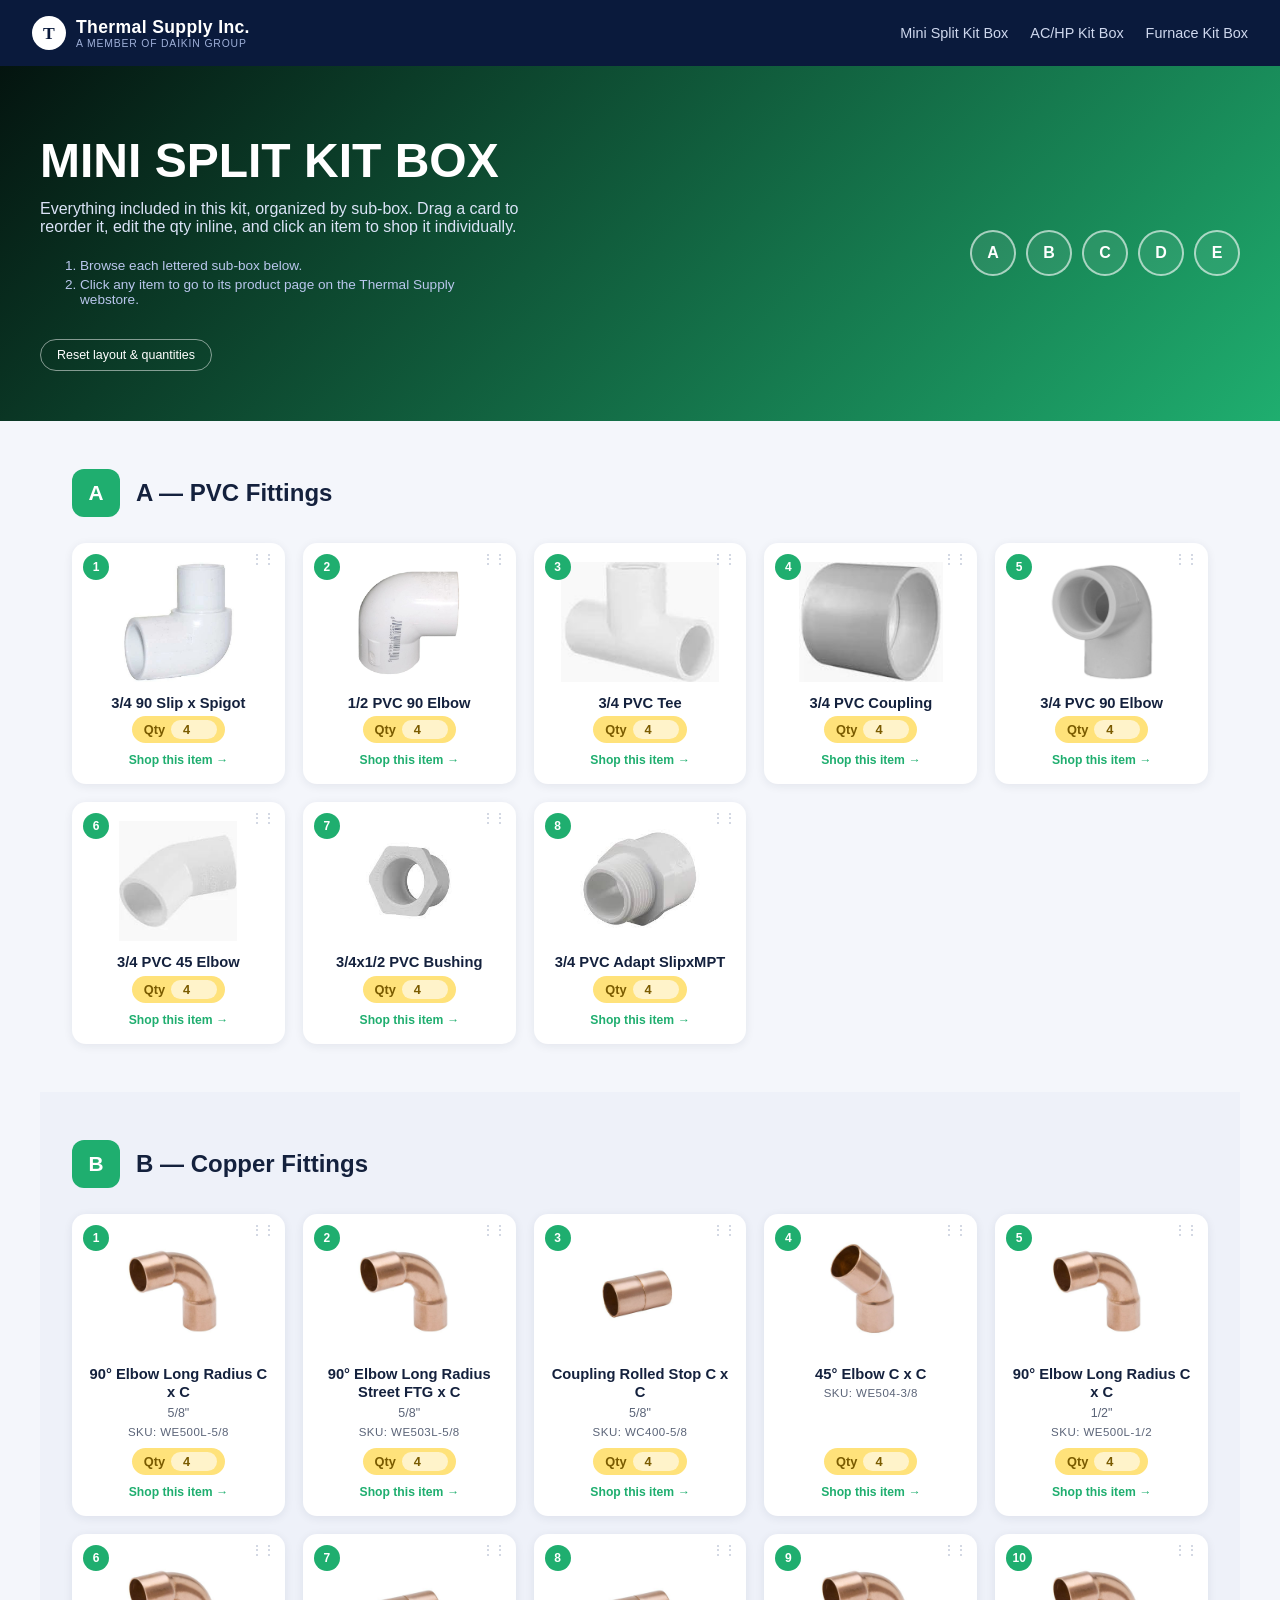
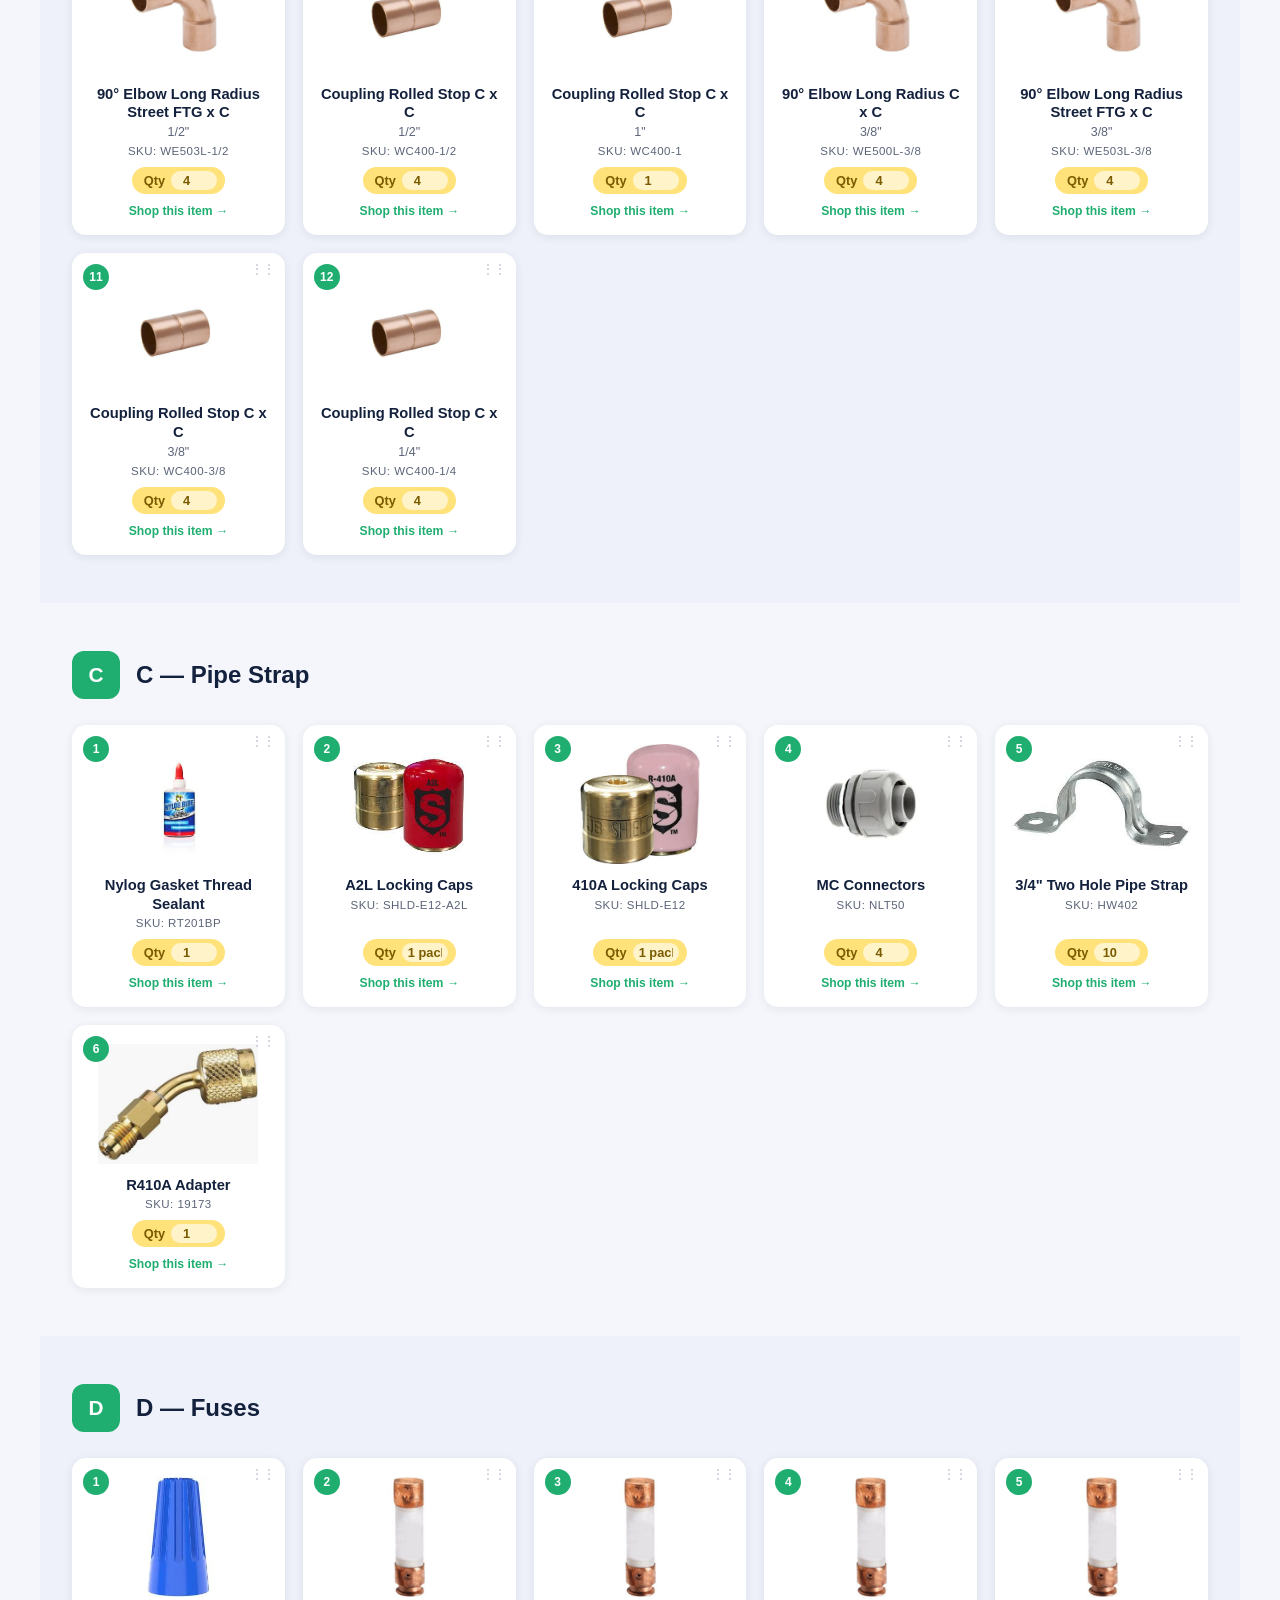
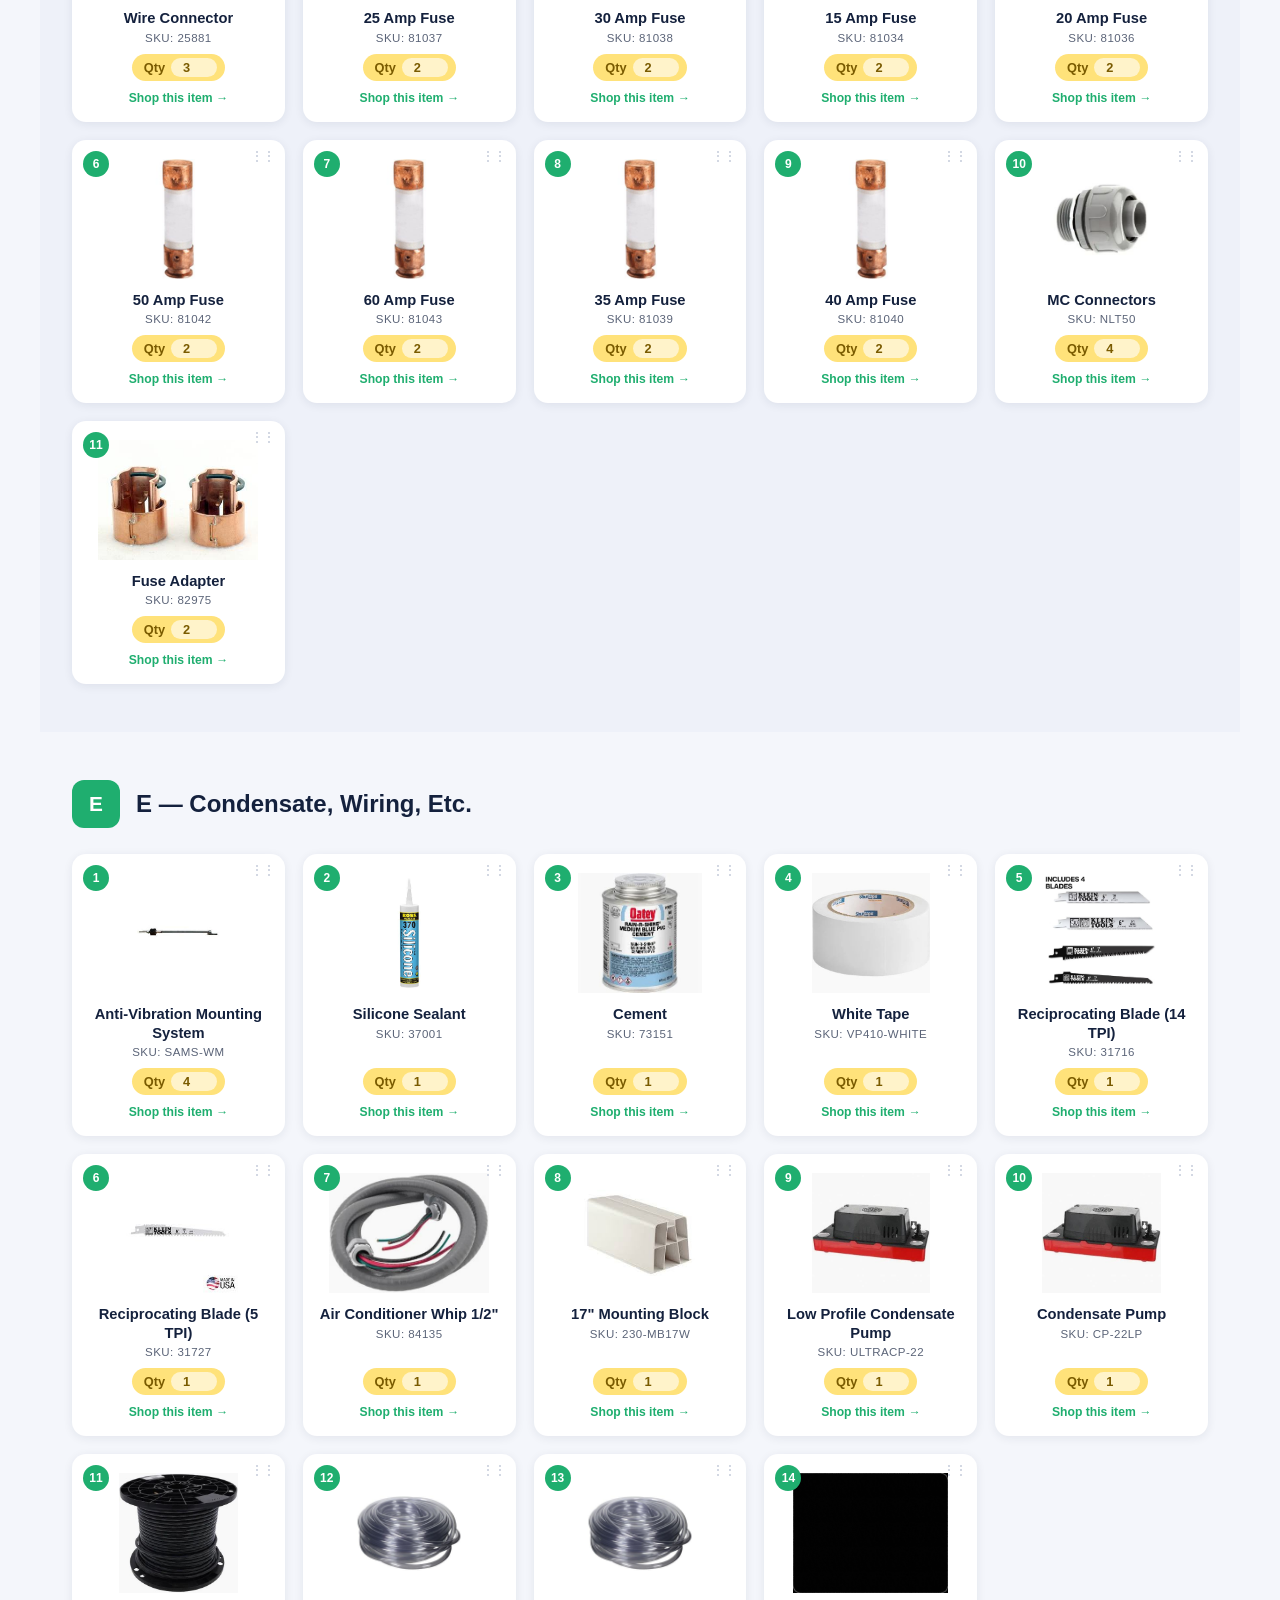
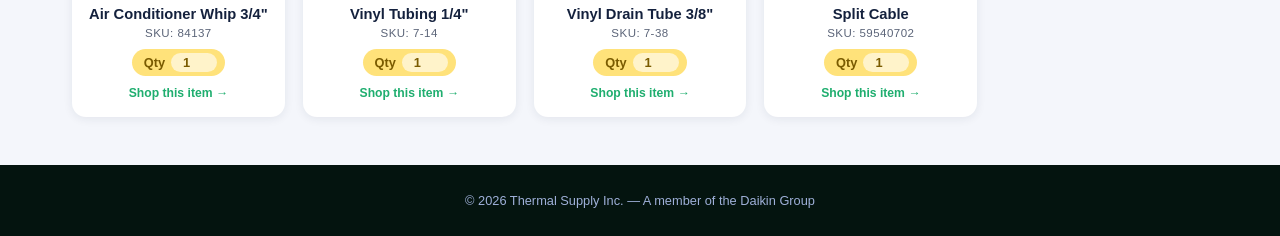
<file: mini-split-kit-box.html>
<!DOCTYPE html>
<html lang="en">
<head>
<meta charset="UTF-8">
<meta name="viewport" content="width=device-width, initial-scale=1.0">
<title>Mini Split Kit Box | Thermal Supply Inc.</title>
<link rel="stylesheet" href="css/styles.css">
</head>
<body class="mini-split">
  <header class="site-header">
    <a class="brand" href="index.html">
      <span class="logo-mark">T</span>
      <span>
        Thermal Supply Inc.
        <span class="brand-sub">A MEMBER OF DAIKIN GROUP</span>
      </span>
    </a>
    <nav>
      <a href="mini-split-kit-box.html">Mini Split Kit Box</a>
      <a href="ac-hp-kit-box.html">AC/HP Kit Box</a>
      <a href="furnace-kit-box.html">Furnace Kit Box</a>
    </nav>
  </header>

  <section class="hero theme-green">
    <div class="hero-inner">
      <div>
        <h1>Mini Split Kit Box</h1>
        <p class="lead">Everything included in this kit, organized by sub-box. Drag a card to reorder it, edit the qty inline, and click an item to shop it individually.</p>
        <ol class="instructions">
        <li>Browse each lettered sub-box below.</li>
        <li>Click any item to go to its product page on the Thermal Supply webstore.</li>
      </ol>
        <button type="button" class="reset-layout-btn" data-scope="mini-split">Reset layout &amp; quantities</button>
      </div>
      <div class="section-quicklinks">
<a href="#section-A">A</a>
<a href="#section-B">B</a>
<a href="#section-C">C</a>
<a href="#section-D">D</a>
<a href="#section-E">E</a>
      </div>
    </div>
  </section>

  <section class="kit-section theme-green" id="section-A">
    <div class="section-heading">
      <span class="section-badge">A</span>
      <h2>A — PVC Fittings</h2>
    </div>
    <div class="item-grid" data-section="A">
        <div class="item-card" draggable="true" data-sku="" data-section="A" data-item="1">
          <span class="drag-handle" title="Drag to reorder">&#8942;&#8942;</span>
          <span class="item-number">1</span>
          <div class="item-thumb"><img src="assets/images/mini-split-kit/A/1-3-4-90-slip-x-spigot.jpg" alt="3/4 90 Slip x Spigot"></div>
          <div class="item-name">3/4 90 Slip x Spigot</div>
          
          
          <label class="item-qty">
            <span>Qty</span>
            <input type="number" min="0" class="qty-input" value="4" data-default-qty="4">
          </label>
          <a class="item-shop-link" href="https://shop.thermalsupplyinc.com/itemdetail/?itemCode=3%2F4%2090%20SLIP%20X%20SPIGOT" target="_blank" rel="noopener noreferrer" data-sku="">Shop this item &rarr;</a>
        </div>
        <div class="item-card" draggable="true" data-sku="" data-section="A" data-item="2">
          <span class="drag-handle" title="Drag to reorder">&#8942;&#8942;</span>
          <span class="item-number">2</span>
          <div class="item-thumb"><img src="assets/images/mini-split-kit/A/2-1-2-pvc-90-elbow.jpg" alt="1/2 PVC 90 Elbow"></div>
          <div class="item-name">1/2 PVC 90 Elbow</div>
          
          
          <label class="item-qty">
            <span>Qty</span>
            <input type="number" min="0" class="qty-input" value="4" data-default-qty="4">
          </label>
          <a class="item-shop-link" href="https://shop.thermalsupplyinc.com/itemdetail/?itemCode=1%2F2%20PVC%2090%20ELBOW" target="_blank" rel="noopener noreferrer" data-sku="">Shop this item &rarr;</a>
        </div>
        <div class="item-card" draggable="true" data-sku="" data-section="A" data-item="3">
          <span class="drag-handle" title="Drag to reorder">&#8942;&#8942;</span>
          <span class="item-number">3</span>
          <div class="item-thumb"><img src="assets/images/mini-split-kit/A/3-3-4-pvc-tee.jpg" alt="3/4 PVC Tee"></div>
          <div class="item-name">3/4 PVC Tee</div>
          
          
          <label class="item-qty">
            <span>Qty</span>
            <input type="number" min="0" class="qty-input" value="4" data-default-qty="4">
          </label>
          <a class="item-shop-link" href="https://shop.thermalsupplyinc.com/itemdetail/?itemCode=3%2F4%20PVC%20TEE" target="_blank" rel="noopener noreferrer" data-sku="">Shop this item &rarr;</a>
        </div>
        <div class="item-card" draggable="true" data-sku="" data-section="A" data-item="4">
          <span class="drag-handle" title="Drag to reorder">&#8942;&#8942;</span>
          <span class="item-number">4</span>
          <div class="item-thumb"><img src="assets/images/mini-split-kit/A/4-3-4-pvc-coupling.jpg" alt="3/4 PVC Coupling"></div>
          <div class="item-name">3/4 PVC Coupling</div>
          
          
          <label class="item-qty">
            <span>Qty</span>
            <input type="number" min="0" class="qty-input" value="4" data-default-qty="4">
          </label>
          <a class="item-shop-link" href="https://shop.thermalsupplyinc.com/itemdetail/?itemCode=3%2F4%20PVC%20COUPLING" target="_blank" rel="noopener noreferrer" data-sku="">Shop this item &rarr;</a>
        </div>
        <div class="item-card" draggable="true" data-sku="" data-section="A" data-item="5">
          <span class="drag-handle" title="Drag to reorder">&#8942;&#8942;</span>
          <span class="item-number">5</span>
          <div class="item-thumb"><img src="assets/images/mini-split-kit/A/5-3-4-pvc-90-elbow.jpg" alt="3/4 PVC 90 Elbow"></div>
          <div class="item-name">3/4 PVC 90 Elbow</div>
          
          
          <label class="item-qty">
            <span>Qty</span>
            <input type="number" min="0" class="qty-input" value="4" data-default-qty="4">
          </label>
          <a class="item-shop-link" href="https://shop.thermalsupplyinc.com/itemdetail/?itemCode=3%2F4%20PVC%2090%20ELBOW" target="_blank" rel="noopener noreferrer" data-sku="">Shop this item &rarr;</a>
        </div>
        <div class="item-card" draggable="true" data-sku="" data-section="A" data-item="6">
          <span class="drag-handle" title="Drag to reorder">&#8942;&#8942;</span>
          <span class="item-number">6</span>
          <div class="item-thumb"><img src="assets/images/mini-split-kit/A/6-3-4-pvc-45-elbow.jpg" alt="3/4 PVC 45 Elbow"></div>
          <div class="item-name">3/4 PVC 45 Elbow</div>
          
          
          <label class="item-qty">
            <span>Qty</span>
            <input type="number" min="0" class="qty-input" value="4" data-default-qty="4">
          </label>
          <a class="item-shop-link" href="https://shop.thermalsupplyinc.com/itemdetail/?itemCode=3%2F4%20PVC%2045%20ELBOW" target="_blank" rel="noopener noreferrer" data-sku="">Shop this item &rarr;</a>
        </div>
        <div class="item-card" draggable="true" data-sku="" data-section="A" data-item="7">
          <span class="drag-handle" title="Drag to reorder">&#8942;&#8942;</span>
          <span class="item-number">7</span>
          <div class="item-thumb"><img src="assets/images/mini-split-kit/A/7-3-4x1-2-pvc-bushing.jpg" alt="3/4x1/2 PVC Bushing"></div>
          <div class="item-name">3/4x1/2 PVC Bushing</div>
          
          
          <label class="item-qty">
            <span>Qty</span>
            <input type="number" min="0" class="qty-input" value="4" data-default-qty="4">
          </label>
          <a class="item-shop-link" href="https://shop.thermalsupplyinc.com/itemdetail/?itemCode=3%2F4X1%2F2%20PVC%20BUSHING" target="_blank" rel="noopener noreferrer" data-sku="">Shop this item &rarr;</a>
        </div>
        <div class="item-card" draggable="true" data-sku="" data-section="A" data-item="8">
          <span class="drag-handle" title="Drag to reorder">&#8942;&#8942;</span>
          <span class="item-number">8</span>
          <div class="item-thumb"><img src="assets/images/mini-split-kit/A/8-3-4-pvc-adapt-slipxmpt.jpg" alt="3/4 PVC Adapt SlipxMPT"></div>
          <div class="item-name">3/4 PVC Adapt SlipxMPT</div>
          
          
          <label class="item-qty">
            <span>Qty</span>
            <input type="number" min="0" class="qty-input" value="4" data-default-qty="4">
          </label>
          <a class="item-shop-link" href="https://shop.thermalsupplyinc.com/itemdetail/?itemCode=3%2F4%20PVC%20ADAPT%20SLIPXMPT" target="_blank" rel="noopener noreferrer" data-sku="">Shop this item &rarr;</a>
        </div>
    </div>
  </section>
  <section class="kit-section theme-green" id="section-B">
    <div class="section-heading">
      <span class="section-badge">B</span>
      <h2>B — Copper Fittings</h2>
    </div>
    <div class="item-grid" data-section="B">
        <div class="item-card" draggable="true" data-sku="WE500L-5/8" data-section="B" data-item="1">
          <span class="drag-handle" title="Drag to reorder">&#8942;&#8942;</span>
          <span class="item-number">1</span>
          <div class="item-thumb"><img src="assets/images/mini-split-kit/B/1-90-elbow-long-radius-c-x-c-5-8.jpg" alt="90° Elbow Long Radius C x C"></div>
          <div class="item-name">90° Elbow Long Radius C x C</div>
          <div class="item-note">5/8&quot;</div>
          <div class="item-sku">SKU: WE500L-5/8</div>
          <label class="item-qty">
            <span>Qty</span>
            <input type="number" min="0" class="qty-input" value="4" data-default-qty="4">
          </label>
          <a class="item-shop-link" href="https://shop.thermalsupplyinc.com/itemdetail/?itemCode=WE500L-5%2F8" target="_blank" rel="noopener noreferrer" data-sku="WE500L-5/8">Shop this item &rarr;</a>
        </div>
        <div class="item-card" draggable="true" data-sku="WE503L-5/8" data-section="B" data-item="2">
          <span class="drag-handle" title="Drag to reorder">&#8942;&#8942;</span>
          <span class="item-number">2</span>
          <div class="item-thumb"><img src="assets/images/mini-split-kit/B/2-90-elbow-long-radius-street-ftg-x-c-5-8.jpg" alt="90° Elbow Long Radius Street FTG x C"></div>
          <div class="item-name">90° Elbow Long Radius Street FTG x C</div>
          <div class="item-note">5/8&quot;</div>
          <div class="item-sku">SKU: WE503L-5/8</div>
          <label class="item-qty">
            <span>Qty</span>
            <input type="number" min="0" class="qty-input" value="4" data-default-qty="4">
          </label>
          <a class="item-shop-link" href="https://shop.thermalsupplyinc.com/itemdetail/?itemCode=WE503L-5%2F8" target="_blank" rel="noopener noreferrer" data-sku="WE503L-5/8">Shop this item &rarr;</a>
        </div>
        <div class="item-card" draggable="true" data-sku="WC400-5/8" data-section="B" data-item="3">
          <span class="drag-handle" title="Drag to reorder">&#8942;&#8942;</span>
          <span class="item-number">3</span>
          <div class="item-thumb"><img src="assets/images/mini-split-kit/B/3-coupling-rolled-stop-c-x-c-5-8.jpg" alt="Coupling Rolled Stop C x C"></div>
          <div class="item-name">Coupling Rolled Stop C x C</div>
          <div class="item-note">5/8&quot;</div>
          <div class="item-sku">SKU: WC400-5/8</div>
          <label class="item-qty">
            <span>Qty</span>
            <input type="number" min="0" class="qty-input" value="4" data-default-qty="4">
          </label>
          <a class="item-shop-link" href="https://shop.thermalsupplyinc.com/itemdetail/?itemCode=WC400-5%2F8" target="_blank" rel="noopener noreferrer" data-sku="WC400-5/8">Shop this item &rarr;</a>
        </div>
        <div class="item-card" draggable="true" data-sku="WE504-3/8" data-section="B" data-item="4">
          <span class="drag-handle" title="Drag to reorder">&#8942;&#8942;</span>
          <span class="item-number">4</span>
          <div class="item-thumb"><img src="assets/images/mini-split-kit/B/4-45-elbow-c-x-c-3-8.jpg" alt="45° Elbow C x C"></div>
          <div class="item-name">45° Elbow C x C</div>
          
          <div class="item-sku">SKU: WE504-3/8</div>
          <label class="item-qty">
            <span>Qty</span>
            <input type="number" min="0" class="qty-input" value="4" data-default-qty="4">
          </label>
          <a class="item-shop-link" href="https://shop.thermalsupplyinc.com/itemdetail/?itemCode=WE504-3%2F8" target="_blank" rel="noopener noreferrer" data-sku="WE504-3/8">Shop this item &rarr;</a>
        </div>
        <div class="item-card" draggable="true" data-sku="WE500L-1/2" data-section="B" data-item="5">
          <span class="drag-handle" title="Drag to reorder">&#8942;&#8942;</span>
          <span class="item-number">5</span>
          <div class="item-thumb"><img src="assets/images/mini-split-kit/B/5-90-elbow-long-radius-c-x-c-1-2.jpg" alt="90° Elbow Long Radius C x C"></div>
          <div class="item-name">90° Elbow Long Radius C x C</div>
          <div class="item-note">1/2&quot;</div>
          <div class="item-sku">SKU: WE500L-1/2</div>
          <label class="item-qty">
            <span>Qty</span>
            <input type="number" min="0" class="qty-input" value="4" data-default-qty="4">
          </label>
          <a class="item-shop-link" href="https://shop.thermalsupplyinc.com/itemdetail/?itemCode=WE500L-1%2F2" target="_blank" rel="noopener noreferrer" data-sku="WE500L-1/2">Shop this item &rarr;</a>
        </div>
        <div class="item-card" draggable="true" data-sku="WE503L-1/2" data-section="B" data-item="6">
          <span class="drag-handle" title="Drag to reorder">&#8942;&#8942;</span>
          <span class="item-number">6</span>
          <div class="item-thumb"><img src="assets/images/mini-split-kit/B/6-90-elbow-long-radius-street-ftg-x-c-1-2.jpg" alt="90° Elbow Long Radius Street FTG x C"></div>
          <div class="item-name">90° Elbow Long Radius Street FTG x C</div>
          <div class="item-note">1/2&quot;</div>
          <div class="item-sku">SKU: WE503L-1/2</div>
          <label class="item-qty">
            <span>Qty</span>
            <input type="number" min="0" class="qty-input" value="4" data-default-qty="4">
          </label>
          <a class="item-shop-link" href="https://shop.thermalsupplyinc.com/itemdetail/?itemCode=WE503L-1%2F2" target="_blank" rel="noopener noreferrer" data-sku="WE503L-1/2">Shop this item &rarr;</a>
        </div>
        <div class="item-card" draggable="true" data-sku="WC400-1/2" data-section="B" data-item="7">
          <span class="drag-handle" title="Drag to reorder">&#8942;&#8942;</span>
          <span class="item-number">7</span>
          <div class="item-thumb"><img src="assets/images/mini-split-kit/B/7-coupling-rolled-stop-c-x-c-1-2.jpg" alt="Coupling Rolled Stop C x C"></div>
          <div class="item-name">Coupling Rolled Stop C x C</div>
          <div class="item-note">1/2&quot;</div>
          <div class="item-sku">SKU: WC400-1/2</div>
          <label class="item-qty">
            <span>Qty</span>
            <input type="number" min="0" class="qty-input" value="4" data-default-qty="4">
          </label>
          <a class="item-shop-link" href="https://shop.thermalsupplyinc.com/itemdetail/?itemCode=WC400-1%2F2" target="_blank" rel="noopener noreferrer" data-sku="WC400-1/2">Shop this item &rarr;</a>
        </div>
        <div class="item-card" draggable="true" data-sku="WC400-1" data-section="B" data-item="8">
          <span class="drag-handle" title="Drag to reorder">&#8942;&#8942;</span>
          <span class="item-number">8</span>
          <div class="item-thumb"><img src="assets/images/mini-split-kit/B/8-coupling-rolled-stop-c-x-c-1.jpg" alt="Coupling Rolled Stop C x C"></div>
          <div class="item-name">Coupling Rolled Stop C x C</div>
          <div class="item-note">1&quot;</div>
          <div class="item-sku">SKU: WC400-1</div>
          <label class="item-qty">
            <span>Qty</span>
            <input type="number" min="0" class="qty-input" value="1" data-default-qty="1">
          </label>
          <a class="item-shop-link" href="https://shop.thermalsupplyinc.com/itemdetail/?itemCode=WC400-1" target="_blank" rel="noopener noreferrer" data-sku="WC400-1">Shop this item &rarr;</a>
        </div>
        <div class="item-card" draggable="true" data-sku="WE500L-3/8" data-section="B" data-item="9">
          <span class="drag-handle" title="Drag to reorder">&#8942;&#8942;</span>
          <span class="item-number">9</span>
          <div class="item-thumb"><img src="assets/images/mini-split-kit/B/9-90-elbow-long-radius-c-x-c-3-8.jpg" alt="90° Elbow Long Radius C x C"></div>
          <div class="item-name">90° Elbow Long Radius C x C</div>
          <div class="item-note">3/8&quot;</div>
          <div class="item-sku">SKU: WE500L-3/8</div>
          <label class="item-qty">
            <span>Qty</span>
            <input type="number" min="0" class="qty-input" value="4" data-default-qty="4">
          </label>
          <a class="item-shop-link" href="https://shop.thermalsupplyinc.com/itemdetail/?itemCode=WE500L-3%2F8" target="_blank" rel="noopener noreferrer" data-sku="WE500L-3/8">Shop this item &rarr;</a>
        </div>
        <div class="item-card" draggable="true" data-sku="WE503L-3/8" data-section="B" data-item="10">
          <span class="drag-handle" title="Drag to reorder">&#8942;&#8942;</span>
          <span class="item-number">10</span>
          <div class="item-thumb"><img src="assets/images/mini-split-kit/B/10-90-elbow-long-radius-street-ftg-x-c-3-8.jpg" alt="90° Elbow Long Radius Street FTG x C"></div>
          <div class="item-name">90° Elbow Long Radius Street FTG x C</div>
          <div class="item-note">3/8&quot;</div>
          <div class="item-sku">SKU: WE503L-3/8</div>
          <label class="item-qty">
            <span>Qty</span>
            <input type="number" min="0" class="qty-input" value="4" data-default-qty="4">
          </label>
          <a class="item-shop-link" href="https://shop.thermalsupplyinc.com/itemdetail/?itemCode=WE503L-3%2F8" target="_blank" rel="noopener noreferrer" data-sku="WE503L-3/8">Shop this item &rarr;</a>
        </div>
        <div class="item-card" draggable="true" data-sku="WC400-3/8" data-section="B" data-item="11">
          <span class="drag-handle" title="Drag to reorder">&#8942;&#8942;</span>
          <span class="item-number">11</span>
          <div class="item-thumb"><img src="assets/images/mini-split-kit/B/11-coupling-rolled-stop-c-x-c-3-8.jpg" alt="Coupling Rolled Stop C x C"></div>
          <div class="item-name">Coupling Rolled Stop C x C</div>
          <div class="item-note">3/8&quot;</div>
          <div class="item-sku">SKU: WC400-3/8</div>
          <label class="item-qty">
            <span>Qty</span>
            <input type="number" min="0" class="qty-input" value="4" data-default-qty="4">
          </label>
          <a class="item-shop-link" href="https://shop.thermalsupplyinc.com/itemdetail/?itemCode=WC400-3%2F8" target="_blank" rel="noopener noreferrer" data-sku="WC400-3/8">Shop this item &rarr;</a>
        </div>
        <div class="item-card" draggable="true" data-sku="WC400-1/4" data-section="B" data-item="12">
          <span class="drag-handle" title="Drag to reorder">&#8942;&#8942;</span>
          <span class="item-number">12</span>
          <div class="item-thumb"><img src="assets/images/mini-split-kit/B/12-coupling-rolled-stop-c-x-c-1-4.jpg" alt="Coupling Rolled Stop C x C"></div>
          <div class="item-name">Coupling Rolled Stop C x C</div>
          <div class="item-note">1/4&quot;</div>
          <div class="item-sku">SKU: WC400-1/4</div>
          <label class="item-qty">
            <span>Qty</span>
            <input type="number" min="0" class="qty-input" value="4" data-default-qty="4">
          </label>
          <a class="item-shop-link" href="https://shop.thermalsupplyinc.com/itemdetail/?itemCode=WC400-1%2F4" target="_blank" rel="noopener noreferrer" data-sku="WC400-1/4">Shop this item &rarr;</a>
        </div>
    </div>
  </section>
  <section class="kit-section theme-green" id="section-C">
    <div class="section-heading">
      <span class="section-badge">C</span>
      <h2>C — Pipe Strap</h2>
    </div>
    <div class="item-grid" data-section="C">
        <div class="item-card" draggable="true" data-sku="RT201BP" data-section="C" data-item="1">
          <span class="drag-handle" title="Drag to reorder">&#8942;&#8942;</span>
          <span class="item-number">1</span>
          <div class="item-thumb"><img src="assets/images/mini-split-kit/C/1-nylog-gasket-thread-sealant.jpg" alt="Nylog Gasket Thread Sealant"></div>
          <div class="item-name">Nylog Gasket Thread Sealant</div>
          
          <div class="item-sku">SKU: RT201BP</div>
          <label class="item-qty">
            <span>Qty</span>
            <input type="number" min="0" class="qty-input" value="1" data-default-qty="1">
          </label>
          <a class="item-shop-link" href="https://shop.thermalsupplyinc.com/itemdetail/?itemCode=RT201BP" target="_blank" rel="noopener noreferrer" data-sku="RT201BP">Shop this item &rarr;</a>
        </div>
        <div class="item-card" draggable="true" data-sku="SHLD-E12-A2L" data-section="C" data-item="2">
          <span class="drag-handle" title="Drag to reorder">&#8942;&#8942;</span>
          <span class="item-number">2</span>
          <div class="item-thumb"><img src="assets/images/mini-split-kit/C/2-a2l-locking-caps.jpg" alt="A2L Locking Caps"></div>
          <div class="item-name">A2L Locking Caps</div>
          
          <div class="item-sku">SKU: SHLD-E12-A2L</div>
          <label class="item-qty">
            <span>Qty</span>
            <input type="text" class="qty-input" value="1 pack" data-default-qty="1 pack">
          </label>
          <a class="item-shop-link" href="https://shop.thermalsupplyinc.com/itemdetail/?itemCode=SHLD-E12-A2L" target="_blank" rel="noopener noreferrer" data-sku="SHLD-E12-A2L">Shop this item &rarr;</a>
        </div>
        <div class="item-card" draggable="true" data-sku="SHLD-E12" data-section="C" data-item="3">
          <span class="drag-handle" title="Drag to reorder">&#8942;&#8942;</span>
          <span class="item-number">3</span>
          <div class="item-thumb"><img src="assets/images/mini-split-kit/C/3-410a-locking-caps.jpg" alt="410A Locking Caps"></div>
          <div class="item-name">410A Locking Caps</div>
          
          <div class="item-sku">SKU: SHLD-E12</div>
          <label class="item-qty">
            <span>Qty</span>
            <input type="text" class="qty-input" value="1 pack" data-default-qty="1 pack">
          </label>
          <a class="item-shop-link" href="https://shop.thermalsupplyinc.com/itemdetail/?itemCode=SHLD-E12" target="_blank" rel="noopener noreferrer" data-sku="SHLD-E12">Shop this item &rarr;</a>
        </div>
        <div class="item-card" draggable="true" data-sku="NLT50" data-section="C" data-item="4">
          <span class="drag-handle" title="Drag to reorder">&#8942;&#8942;</span>
          <span class="item-number">4</span>
          <div class="item-thumb"><img src="assets/images/mini-split-kit/C/4-mc-connectors.jpg" alt="MC Connectors"></div>
          <div class="item-name">MC Connectors</div>
          
          <div class="item-sku">SKU: NLT50</div>
          <label class="item-qty">
            <span>Qty</span>
            <input type="number" min="0" class="qty-input" value="4" data-default-qty="4">
          </label>
          <a class="item-shop-link" href="https://shop.thermalsupplyinc.com/itemdetail/?itemCode=NLT50" target="_blank" rel="noopener noreferrer" data-sku="NLT50">Shop this item &rarr;</a>
        </div>
        <div class="item-card" draggable="true" data-sku="HW402" data-section="C" data-item="5">
          <span class="drag-handle" title="Drag to reorder">&#8942;&#8942;</span>
          <span class="item-number">5</span>
          <div class="item-thumb"><img src="assets/images/mini-split-kit/C/5-3-4-two-hole-pipe-strap.jpg" alt="3/4&quot; Two Hole Pipe Strap"></div>
          <div class="item-name">3/4&quot; Two Hole Pipe Strap</div>
          
          <div class="item-sku">SKU: HW402</div>
          <label class="item-qty">
            <span>Qty</span>
            <input type="number" min="0" class="qty-input" value="10" data-default-qty="10">
          </label>
          <a class="item-shop-link" href="https://shop.thermalsupplyinc.com/itemdetail/?itemCode=HW402" target="_blank" rel="noopener noreferrer" data-sku="HW402">Shop this item &rarr;</a>
        </div>
        <div class="item-card" draggable="true" data-sku="19173" data-section="C" data-item="6">
          <span class="drag-handle" title="Drag to reorder">&#8942;&#8942;</span>
          <span class="item-number">6</span>
          <div class="item-thumb"><img src="assets/images/mini-split-kit/C/6-r410a-adapter.jpg" alt="R410A Adapter"></div>
          <div class="item-name">R410A Adapter</div>
          
          <div class="item-sku">SKU: 19173</div>
          <label class="item-qty">
            <span>Qty</span>
            <input type="number" min="0" class="qty-input" value="1" data-default-qty="1">
          </label>
          <a class="item-shop-link" href="https://shop.thermalsupplyinc.com/itemdetail/?itemCode=19173" target="_blank" rel="noopener noreferrer" data-sku="19173">Shop this item &rarr;</a>
        </div>
    </div>
  </section>
  <section class="kit-section theme-green" id="section-D">
    <div class="section-heading">
      <span class="section-badge">D</span>
      <h2>D — Fuses</h2>
    </div>
    <div class="item-grid" data-section="D">
        <div class="item-card" draggable="true" data-sku="25881" data-section="D" data-item="1">
          <span class="drag-handle" title="Drag to reorder">&#8942;&#8942;</span>
          <span class="item-number">1</span>
          <div class="item-thumb"><img src="assets/images/mini-split-kit/D/1-wire-connector.jpg" alt="Wire Connector"></div>
          <div class="item-name">Wire Connector</div>
          
          <div class="item-sku">SKU: 25881</div>
          <label class="item-qty">
            <span>Qty</span>
            <input type="number" min="0" class="qty-input" value="3" data-default-qty="3">
          </label>
          <a class="item-shop-link" href="https://shop.thermalsupplyinc.com/itemdetail/?itemCode=25881" target="_blank" rel="noopener noreferrer" data-sku="25881">Shop this item &rarr;</a>
        </div>
        <div class="item-card" draggable="true" data-sku="81037" data-section="D" data-item="2">
          <span class="drag-handle" title="Drag to reorder">&#8942;&#8942;</span>
          <span class="item-number">2</span>
          <div class="item-thumb"><img src="assets/images/mini-split-kit/D/2-25-amp-fuse.jpg" alt="25 Amp Fuse"></div>
          <div class="item-name">25 Amp Fuse</div>
          
          <div class="item-sku">SKU: 81037</div>
          <label class="item-qty">
            <span>Qty</span>
            <input type="number" min="0" class="qty-input" value="2" data-default-qty="2">
          </label>
          <a class="item-shop-link" href="https://shop.thermalsupplyinc.com/itemdetail/?itemCode=81037" target="_blank" rel="noopener noreferrer" data-sku="81037">Shop this item &rarr;</a>
        </div>
        <div class="item-card" draggable="true" data-sku="81038" data-section="D" data-item="3">
          <span class="drag-handle" title="Drag to reorder">&#8942;&#8942;</span>
          <span class="item-number">3</span>
          <div class="item-thumb"><img src="assets/images/mini-split-kit/D/3-30-amp-fuse.jpg" alt="30 Amp Fuse"></div>
          <div class="item-name">30 Amp Fuse</div>
          
          <div class="item-sku">SKU: 81038</div>
          <label class="item-qty">
            <span>Qty</span>
            <input type="number" min="0" class="qty-input" value="2" data-default-qty="2">
          </label>
          <a class="item-shop-link" href="https://shop.thermalsupplyinc.com/itemdetail/?itemCode=81038" target="_blank" rel="noopener noreferrer" data-sku="81038">Shop this item &rarr;</a>
        </div>
        <div class="item-card" draggable="true" data-sku="81034" data-section="D" data-item="4">
          <span class="drag-handle" title="Drag to reorder">&#8942;&#8942;</span>
          <span class="item-number">4</span>
          <div class="item-thumb"><img src="assets/images/mini-split-kit/D/4-15-amp-fuse.jpg" alt="15 Amp Fuse"></div>
          <div class="item-name">15 Amp Fuse</div>
          
          <div class="item-sku">SKU: 81034</div>
          <label class="item-qty">
            <span>Qty</span>
            <input type="number" min="0" class="qty-input" value="2" data-default-qty="2">
          </label>
          <a class="item-shop-link" href="https://shop.thermalsupplyinc.com/itemdetail/?itemCode=81034" target="_blank" rel="noopener noreferrer" data-sku="81034">Shop this item &rarr;</a>
        </div>
        <div class="item-card" draggable="true" data-sku="81036" data-section="D" data-item="5">
          <span class="drag-handle" title="Drag to reorder">&#8942;&#8942;</span>
          <span class="item-number">5</span>
          <div class="item-thumb"><img src="assets/images/mini-split-kit/D/5-20-amp-fuse.jpg" alt="20 Amp Fuse"></div>
          <div class="item-name">20 Amp Fuse</div>
          
          <div class="item-sku">SKU: 81036</div>
          <label class="item-qty">
            <span>Qty</span>
            <input type="number" min="0" class="qty-input" value="2" data-default-qty="2">
          </label>
          <a class="item-shop-link" href="https://shop.thermalsupplyinc.com/itemdetail/?itemCode=81036" target="_blank" rel="noopener noreferrer" data-sku="81036">Shop this item &rarr;</a>
        </div>
        <div class="item-card" draggable="true" data-sku="81042" data-section="D" data-item="6">
          <span class="drag-handle" title="Drag to reorder">&#8942;&#8942;</span>
          <span class="item-number">6</span>
          <div class="item-thumb"><img src="assets/images/mini-split-kit/D/6-50-amp-fuse.jpg" alt="50 Amp Fuse"></div>
          <div class="item-name">50 Amp Fuse</div>
          
          <div class="item-sku">SKU: 81042</div>
          <label class="item-qty">
            <span>Qty</span>
            <input type="number" min="0" class="qty-input" value="2" data-default-qty="2">
          </label>
          <a class="item-shop-link" href="https://shop.thermalsupplyinc.com/itemdetail/?itemCode=81042" target="_blank" rel="noopener noreferrer" data-sku="81042">Shop this item &rarr;</a>
        </div>
        <div class="item-card" draggable="true" data-sku="81043" data-section="D" data-item="7">
          <span class="drag-handle" title="Drag to reorder">&#8942;&#8942;</span>
          <span class="item-number">7</span>
          <div class="item-thumb"><img src="assets/images/mini-split-kit/D/7-60-amp-fuse.jpg" alt="60 Amp Fuse"></div>
          <div class="item-name">60 Amp Fuse</div>
          
          <div class="item-sku">SKU: 81043</div>
          <label class="item-qty">
            <span>Qty</span>
            <input type="number" min="0" class="qty-input" value="2" data-default-qty="2">
          </label>
          <a class="item-shop-link" href="https://shop.thermalsupplyinc.com/itemdetail/?itemCode=81043" target="_blank" rel="noopener noreferrer" data-sku="81043">Shop this item &rarr;</a>
        </div>
        <div class="item-card" draggable="true" data-sku="81039" data-section="D" data-item="8">
          <span class="drag-handle" title="Drag to reorder">&#8942;&#8942;</span>
          <span class="item-number">8</span>
          <div class="item-thumb"><img src="assets/images/mini-split-kit/D/8-35-amp-fuse.jpg" alt="35 Amp Fuse"></div>
          <div class="item-name">35 Amp Fuse</div>
          
          <div class="item-sku">SKU: 81039</div>
          <label class="item-qty">
            <span>Qty</span>
            <input type="number" min="0" class="qty-input" value="2" data-default-qty="2">
          </label>
          <a class="item-shop-link" href="https://shop.thermalsupplyinc.com/itemdetail/?itemCode=81039" target="_blank" rel="noopener noreferrer" data-sku="81039">Shop this item &rarr;</a>
        </div>
        <div class="item-card" draggable="true" data-sku="81040" data-section="D" data-item="9">
          <span class="drag-handle" title="Drag to reorder">&#8942;&#8942;</span>
          <span class="item-number">9</span>
          <div class="item-thumb"><img src="assets/images/mini-split-kit/D/9-40-amp-fuse.jpg" alt="40 Amp Fuse"></div>
          <div class="item-name">40 Amp Fuse</div>
          
          <div class="item-sku">SKU: 81040</div>
          <label class="item-qty">
            <span>Qty</span>
            <input type="number" min="0" class="qty-input" value="2" data-default-qty="2">
          </label>
          <a class="item-shop-link" href="https://shop.thermalsupplyinc.com/itemdetail/?itemCode=81040" target="_blank" rel="noopener noreferrer" data-sku="81040">Shop this item &rarr;</a>
        </div>
        <div class="item-card" draggable="true" data-sku="NLT50" data-section="D" data-item="10">
          <span class="drag-handle" title="Drag to reorder">&#8942;&#8942;</span>
          <span class="item-number">10</span>
          <div class="item-thumb"><img src="assets/images/mini-split-kit/D/10-mc-connectors.jpg" alt="MC Connectors"></div>
          <div class="item-name">MC Connectors</div>
          
          <div class="item-sku">SKU: NLT50</div>
          <label class="item-qty">
            <span>Qty</span>
            <input type="number" min="0" class="qty-input" value="4" data-default-qty="4">
          </label>
          <a class="item-shop-link" href="https://shop.thermalsupplyinc.com/itemdetail/?itemCode=NLT50" target="_blank" rel="noopener noreferrer" data-sku="NLT50">Shop this item &rarr;</a>
        </div>
        <div class="item-card" draggable="true" data-sku="82975" data-section="D" data-item="11">
          <span class="drag-handle" title="Drag to reorder">&#8942;&#8942;</span>
          <span class="item-number">11</span>
          <div class="item-thumb"><img src="assets/images/mini-split-kit/D/11-fuse-adapter.jpg" alt="Fuse Adapter"></div>
          <div class="item-name">Fuse Adapter</div>
          
          <div class="item-sku">SKU: 82975</div>
          <label class="item-qty">
            <span>Qty</span>
            <input type="number" min="0" class="qty-input" value="2" data-default-qty="2">
          </label>
          <a class="item-shop-link" href="https://shop.thermalsupplyinc.com/itemdetail/?itemCode=82975" target="_blank" rel="noopener noreferrer" data-sku="82975">Shop this item &rarr;</a>
        </div>
    </div>
  </section>
  <section class="kit-section theme-green" id="section-E">
    <div class="section-heading">
      <span class="section-badge">E</span>
      <h2>E — Condensate, Wiring, Etc.</h2>
    </div>
    <div class="item-grid" data-section="E">
        <div class="item-card" draggable="true" data-sku="SAMS-WM" data-section="E" data-item="1">
          <span class="drag-handle" title="Drag to reorder">&#8942;&#8942;</span>
          <span class="item-number">1</span>
          <div class="item-thumb"><img src="assets/images/mini-split-kit/E/1-anti-vibration-mounting-system.jpg" alt="Anti-Vibration Mounting System"></div>
          <div class="item-name">Anti-Vibration Mounting System</div>
          
          <div class="item-sku">SKU: SAMS-WM</div>
          <label class="item-qty">
            <span>Qty</span>
            <input type="number" min="0" class="qty-input" value="4" data-default-qty="4">
          </label>
          <a class="item-shop-link" href="https://shop.thermalsupplyinc.com/itemdetail/?itemCode=SAMS-WM" target="_blank" rel="noopener noreferrer" data-sku="SAMS-WM">Shop this item &rarr;</a>
        </div>
        <div class="item-card" draggable="true" data-sku="37001" data-section="E" data-item="2">
          <span class="drag-handle" title="Drag to reorder">&#8942;&#8942;</span>
          <span class="item-number">2</span>
          <div class="item-thumb"><img src="assets/images/mini-split-kit/E/2-silicone-sealant.jpg" alt="Silicone Sealant"></div>
          <div class="item-name">Silicone Sealant</div>
          
          <div class="item-sku">SKU: 37001</div>
          <label class="item-qty">
            <span>Qty</span>
            <input type="number" min="0" class="qty-input" value="1" data-default-qty="1">
          </label>
          <a class="item-shop-link" href="https://shop.thermalsupplyinc.com/itemdetail/?itemCode=37001" target="_blank" rel="noopener noreferrer" data-sku="37001">Shop this item &rarr;</a>
        </div>
        <div class="item-card" draggable="true" data-sku="73151" data-section="E" data-item="3">
          <span class="drag-handle" title="Drag to reorder">&#8942;&#8942;</span>
          <span class="item-number">3</span>
          <div class="item-thumb"><img src="assets/images/mini-split-kit/E/3-cement.jpg" alt="Cement"></div>
          <div class="item-name">Cement</div>
          
          <div class="item-sku">SKU: 73151</div>
          <label class="item-qty">
            <span>Qty</span>
            <input type="number" min="0" class="qty-input" value="1" data-default-qty="1">
          </label>
          <a class="item-shop-link" href="https://shop.thermalsupplyinc.com/itemdetail/?itemCode=73151" target="_blank" rel="noopener noreferrer" data-sku="73151">Shop this item &rarr;</a>
        </div>
        <div class="item-card" draggable="true" data-sku="VP410-WHITE" data-section="E" data-item="4">
          <span class="drag-handle" title="Drag to reorder">&#8942;&#8942;</span>
          <span class="item-number">4</span>
          <div class="item-thumb"><img src="assets/images/mini-split-kit/E/4-white-tape.jpg" alt="White Tape"></div>
          <div class="item-name">White Tape</div>
          
          <div class="item-sku">SKU: VP410-WHITE</div>
          <label class="item-qty">
            <span>Qty</span>
            <input type="number" min="0" class="qty-input" value="1" data-default-qty="1">
          </label>
          <a class="item-shop-link" href="https://shop.thermalsupplyinc.com/itemdetail/?itemCode=VP410-WHITE" target="_blank" rel="noopener noreferrer" data-sku="VP410-WHITE">Shop this item &rarr;</a>
        </div>
        <div class="item-card" draggable="true" data-sku="31716" data-section="E" data-item="5">
          <span class="drag-handle" title="Drag to reorder">&#8942;&#8942;</span>
          <span class="item-number">5</span>
          <div class="item-thumb"><img src="assets/images/mini-split-kit/E/5-reciprocating-blade-14-tpi.jpg" alt="Reciprocating Blade (14 TPI)"></div>
          <div class="item-name">Reciprocating Blade (14 TPI)</div>
          
          <div class="item-sku">SKU: 31716</div>
          <label class="item-qty">
            <span>Qty</span>
            <input type="number" min="0" class="qty-input" value="1" data-default-qty="1">
          </label>
          <a class="item-shop-link" href="https://shop.thermalsupplyinc.com/itemdetail/?itemCode=31716" target="_blank" rel="noopener noreferrer" data-sku="31716">Shop this item &rarr;</a>
        </div>
        <div class="item-card" draggable="true" data-sku="31727" data-section="E" data-item="6">
          <span class="drag-handle" title="Drag to reorder">&#8942;&#8942;</span>
          <span class="item-number">6</span>
          <div class="item-thumb"><img src="assets/images/mini-split-kit/E/6-reciprocating-blade-5-tpi.jpg" alt="Reciprocating Blade (5 TPI)"></div>
          <div class="item-name">Reciprocating Blade (5 TPI)</div>
          
          <div class="item-sku">SKU: 31727</div>
          <label class="item-qty">
            <span>Qty</span>
            <input type="number" min="0" class="qty-input" value="1" data-default-qty="1">
          </label>
          <a class="item-shop-link" href="https://shop.thermalsupplyinc.com/itemdetail/?itemCode=31727" target="_blank" rel="noopener noreferrer" data-sku="31727">Shop this item &rarr;</a>
        </div>
        <div class="item-card" draggable="true" data-sku="84135" data-section="E" data-item="7">
          <span class="drag-handle" title="Drag to reorder">&#8942;&#8942;</span>
          <span class="item-number">7</span>
          <div class="item-thumb"><img src="assets/images/mini-split-kit/E/7-air-conditioner-whip-1-2.jpg" alt="Air Conditioner Whip 1/2&quot;"></div>
          <div class="item-name">Air Conditioner Whip 1/2&quot;</div>
          
          <div class="item-sku">SKU: 84135</div>
          <label class="item-qty">
            <span>Qty</span>
            <input type="number" min="0" class="qty-input" value="1" data-default-qty="1">
          </label>
          <a class="item-shop-link" href="https://shop.thermalsupplyinc.com/itemdetail/?itemCode=84135" target="_blank" rel="noopener noreferrer" data-sku="84135">Shop this item &rarr;</a>
        </div>
        <div class="item-card" draggable="true" data-sku="230-MB17W" data-section="E" data-item="8">
          <span class="drag-handle" title="Drag to reorder">&#8942;&#8942;</span>
          <span class="item-number">8</span>
          <div class="item-thumb"><img src="assets/images/mini-split-kit/E/8-17-mounting-block.jpg" alt="17&quot; Mounting Block"></div>
          <div class="item-name">17&quot; Mounting Block</div>
          
          <div class="item-sku">SKU: 230-MB17W</div>
          <label class="item-qty">
            <span>Qty</span>
            <input type="number" min="0" class="qty-input" value="1" data-default-qty="1">
          </label>
          <a class="item-shop-link" href="https://shop.thermalsupplyinc.com/itemdetail/?itemCode=230-MB17W" target="_blank" rel="noopener noreferrer" data-sku="230-MB17W">Shop this item &rarr;</a>
        </div>
        <div class="item-card" draggable="true" data-sku="ULTRACP-22" data-section="E" data-item="9">
          <span class="drag-handle" title="Drag to reorder">&#8942;&#8942;</span>
          <span class="item-number">9</span>
          <div class="item-thumb"><img src="assets/images/mini-split-kit/E/9-low-profile-condensate-pump.jpg" alt="Low Profile Condensate Pump"></div>
          <div class="item-name">Low Profile Condensate Pump</div>
          
          <div class="item-sku">SKU: ULTRACP-22</div>
          <label class="item-qty">
            <span>Qty</span>
            <input type="number" min="0" class="qty-input" value="1" data-default-qty="1">
          </label>
          <a class="item-shop-link" href="https://shop.thermalsupplyinc.com/itemdetail/?itemCode=ULTRACP-22" target="_blank" rel="noopener noreferrer" data-sku="ULTRACP-22">Shop this item &rarr;</a>
        </div>
        <div class="item-card" draggable="true" data-sku="CP-22LP" data-section="E" data-item="10">
          <span class="drag-handle" title="Drag to reorder">&#8942;&#8942;</span>
          <span class="item-number">10</span>
          <div class="item-thumb"><img src="assets/images/mini-split-kit/E/10-condensate-pump.jpg" alt="Condensate Pump"></div>
          <div class="item-name">Condensate Pump</div>
          
          <div class="item-sku">SKU: CP-22LP</div>
          <label class="item-qty">
            <span>Qty</span>
            <input type="number" min="0" class="qty-input" value="1" data-default-qty="1">
          </label>
          <a class="item-shop-link" href="https://shop.thermalsupplyinc.com/itemdetail/?itemCode=CP-22LP" target="_blank" rel="noopener noreferrer" data-sku="CP-22LP">Shop this item &rarr;</a>
        </div>
        <div class="item-card" draggable="true" data-sku="84137" data-section="E" data-item="11">
          <span class="drag-handle" title="Drag to reorder">&#8942;&#8942;</span>
          <span class="item-number">11</span>
          <div class="item-thumb"><img src="assets/images/mini-split-kit/E/11-air-conditioner-whip-3-4.jpg" alt="Air Conditioner Whip 3/4&quot;"></div>
          <div class="item-name">Air Conditioner Whip 3/4&quot;</div>
          
          <div class="item-sku">SKU: 84137</div>
          <label class="item-qty">
            <span>Qty</span>
            <input type="number" min="0" class="qty-input" value="1" data-default-qty="1">
          </label>
          <a class="item-shop-link" href="https://shop.thermalsupplyinc.com/itemdetail/?itemCode=84137" target="_blank" rel="noopener noreferrer" data-sku="84137">Shop this item &rarr;</a>
        </div>
        <div class="item-card" draggable="true" data-sku="7-14" data-section="E" data-item="12">
          <span class="drag-handle" title="Drag to reorder">&#8942;&#8942;</span>
          <span class="item-number">12</span>
          <div class="item-thumb"><img src="assets/images/mini-split-kit/E/12-vinyl-tubing-1-4.jpg" alt="Vinyl Tubing 1/4&quot;"></div>
          <div class="item-name">Vinyl Tubing 1/4&quot;</div>
          
          <div class="item-sku">SKU: 7-14</div>
          <label class="item-qty">
            <span>Qty</span>
            <input type="number" min="0" class="qty-input" value="1" data-default-qty="1">
          </label>
          <a class="item-shop-link" href="https://shop.thermalsupplyinc.com/itemdetail/?itemCode=7-14" target="_blank" rel="noopener noreferrer" data-sku="7-14">Shop this item &rarr;</a>
        </div>
        <div class="item-card" draggable="true" data-sku="7-38" data-section="E" data-item="13">
          <span class="drag-handle" title="Drag to reorder">&#8942;&#8942;</span>
          <span class="item-number">13</span>
          <div class="item-thumb"><img src="assets/images/mini-split-kit/E/13-vinyl-drain-tube-3-8.jpg" alt="Vinyl Drain Tube 3/8&quot;"></div>
          <div class="item-name">Vinyl Drain Tube 3/8&quot;</div>
          
          <div class="item-sku">SKU: 7-38</div>
          <label class="item-qty">
            <span>Qty</span>
            <input type="number" min="0" class="qty-input" value="1" data-default-qty="1">
          </label>
          <a class="item-shop-link" href="https://shop.thermalsupplyinc.com/itemdetail/?itemCode=7-38" target="_blank" rel="noopener noreferrer" data-sku="7-38">Shop this item &rarr;</a>
        </div>
        <div class="item-card" draggable="true" data-sku="59540702" data-section="E" data-item="14">
          <span class="drag-handle" title="Drag to reorder">&#8942;&#8942;</span>
          <span class="item-number">14</span>
          <div class="item-thumb"><img src="assets/images/mini-split-kit/E/14-split-cable.jpg" alt="Split Cable"></div>
          <div class="item-name">Split Cable</div>
          
          <div class="item-sku">SKU: 59540702</div>
          <label class="item-qty">
            <span>Qty</span>
            <input type="number" min="0" class="qty-input" value="1" data-default-qty="1">
          </label>
          <a class="item-shop-link" href="https://shop.thermalsupplyinc.com/itemdetail/?itemCode=59540702" target="_blank" rel="noopener noreferrer" data-sku="59540702">Shop this item &rarr;</a>
        </div>
    </div>
  </section>

  <footer class="site-footer">
    &copy; 2026 Thermal Supply Inc. — A member of the Daikin Group
  </footer>

  <script src="js/kit-editor.js" defer></script>
</body>
</html>
</file>
<file: css/styles.css>
:root {
  --blue-dark: #0a1a3c;
  --blue-mid: #16337a;
  --blue-bright: #2f6fed;
  --green-dark: #04140f;
  --green-mid: #0d3a2a;
  --green-bright: #1fae6f;
  --furnace-dark: #2e1a5c;
  --furnace-mid: #7a2f6b;
  --furnace-bright: #ff6f7a;
  --card-bg: #ffffff;
  --text-dark: #14213d;
  --text-muted: #5b6478;
  --qty-bg: #ffe27a;
  --radius: 14px;
  --max-width: 1200px;
}

* { box-sizing: border-box; }

html { scroll-behavior: smooth; }

body {
  margin: 0;
  font-family: "Segoe UI", Roboto, Helvetica, Arial, sans-serif;
  color: var(--text-dark);
  background: #f4f6fb;
}

a { color: inherit; text-decoration: none; }

img { max-width: 100%; display: block; }

/* Site header */
.site-header {
  display: flex;
  align-items: center;
  justify-content: space-between;
  flex-wrap: wrap;
  gap: 10px 24px;
  padding: 16px 32px;
  background: #0a1a3c;
  color: #fff;
}

.site-header .brand {
  display: flex;
  align-items: center;
  gap: 10px;
  font-weight: 700;
  font-size: 1.1rem;
  letter-spacing: 0.02em;
  white-space: nowrap;
}

.site-header .brand .logo-mark {
  width: 34px;
  height: 34px;
  border-radius: 50%;
  background: #fff;
  color: #0a1a3c;
  display: flex;
  align-items: center;
  justify-content: center;
  font-family: Georgia, serif;
  font-weight: 700;
}

.site-header .brand .brand-sub {
  display: block;
  font-size: 0.65rem;
  font-weight: 400;
  color: #9fb0d9;
  letter-spacing: 0.08em;
}

.site-header nav {
  display: flex;
  flex-wrap: wrap;
  gap: 8px 22px;
}

.site-header nav a {
  font-size: 0.9rem;
  color: #cfd8ee;
  white-space: nowrap;
}

.site-header nav a:hover { color: #fff; }

/* Hero */
.hero {
  padding: 70px 32px 50px;
  color: #fff;
  background: linear-gradient(135deg, var(--blue-dark), var(--blue-bright));
}

.hero.theme-green {
  background: linear-gradient(135deg, var(--green-dark), var(--green-bright));
}

.hero.theme-furnace {
  background: linear-gradient(135deg, var(--furnace-dark), var(--furnace-bright));
}

.hero-inner {
  max-width: var(--max-width);
  margin: 0 auto;
  display: flex;
  align-items: center;
  justify-content: space-between;
  gap: 40px;
  flex-wrap: wrap;
}

.hero h1 {
  font-size: 3rem;
  line-height: 1.05;
  margin: 0 0 14px;
  text-transform: uppercase;
  font-weight: 800;
}

.hero p.lead {
  max-width: 480px;
  color: #dbe3f7;
  margin: 0 0 22px;
}

.hero .instructions {
  font-size: 0.85rem;
  color: #b9c6ec;
  max-width: 420px;
}

.hero .instructions li { margin-bottom: 4px; }

.section-quicklinks {
  display: flex;
  flex-wrap: wrap;
  gap: 10px;
}

.section-quicklinks a {
  width: 46px;
  height: 46px;
  border-radius: 50%;
  border: 2px solid rgba(255,255,255,0.6);
  display: flex;
  align-items: center;
  justify-content: center;
  font-weight: 700;
  color: #fff;
  background: rgba(255,255,255,0.08);
  transition: background 0.15s ease, transform 0.15s ease;
}

.section-quicklinks a:hover {
  background: rgba(255,255,255,0.25);
  transform: translateY(-2px);
}

/* Sections */
.kit-section {
  max-width: var(--max-width);
  margin: 0 auto;
  padding: 48px 32px;
  scroll-margin-top: 20px;
}

.kit-section:nth-of-type(odd) { background: #eef1f9; }

.section-heading {
  display: flex;
  align-items: center;
  gap: 16px;
  margin-bottom: 26px;
}

.section-badge {
  width: 48px;
  height: 48px;
  border-radius: 12px;
  background: var(--blue-bright);
  color: #fff;
  font-weight: 800;
  font-size: 1.3rem;
  display: flex;
  align-items: center;
  justify-content: center;
  flex-shrink: 0;
}

.theme-green .section-badge,
.kit-section.theme-green .section-badge {
  background: var(--green-bright);
}

.theme-furnace .section-badge,
.kit-section.theme-furnace .section-badge {
  background: var(--furnace-bright);
}

.section-heading h2 {
  margin: 0;
  font-size: 1.5rem;
}

.item-grid {
  display: grid;
  grid-template-columns: repeat(auto-fill, minmax(210px, 1fr));
  gap: 18px;
}

.item-card {
  position: relative;
  background: var(--card-bg);
  border-radius: var(--radius);
  padding: 18px 16px 16px;
  box-shadow: 0 2px 10px rgba(20, 33, 61, 0.08);
  display: flex;
  flex-direction: column;
  align-items: center;
  text-align: center;
  transition: transform 0.15s ease, box-shadow 0.15s ease;
  border: 1px solid transparent;
  cursor: grab;
}

.item-card:hover {
  transform: translateY(-3px);
  box-shadow: 0 8px 22px rgba(20, 33, 61, 0.14);
  border-color: var(--blue-bright);
}

.theme-green .item-card:hover { border-color: var(--green-bright); }
.theme-furnace .item-card:hover { border-color: var(--furnace-bright); }

.item-card.dragging {
  opacity: 0.4;
  cursor: grabbing;
}

.item-card.drag-over {
  border-color: var(--blue-bright);
  border-style: dashed;
}

.theme-green .item-card.drag-over { border-color: var(--green-bright); }
.theme-furnace .item-card.drag-over { border-color: var(--furnace-bright); }

.drag-handle {
  position: absolute;
  top: 8px;
  right: 10px;
  font-size: 0.9rem;
  line-height: 1;
  color: #c3c9d8;
  letter-spacing: -2px;
  user-select: none;
}

.item-number {
  position: absolute;
  top: 10px;
  left: 10px;
  width: 26px;
  height: 26px;
  border-radius: 50%;
  background: var(--blue-bright);
  color: #fff;
  font-size: 0.75rem;
  font-weight: 700;
  display: flex;
  align-items: center;
  justify-content: center;
}

.theme-green .item-number { background: var(--green-bright); }
.theme-furnace .item-number { background: var(--furnace-bright); }

.item-thumb {
  width: 100%;
  height: 120px;
  display: flex;
  align-items: center;
  justify-content: center;
  margin-bottom: 12px;
}

.item-thumb img {
  max-height: 120px;
  object-fit: contain;
}

.item-name {
  font-size: 0.92rem;
  font-weight: 600;
  margin: 0 0 4px;
  line-height: 1.25;
}

.item-note {
  font-size: 0.78rem;
  color: var(--text-muted);
  margin-bottom: 6px;
}

.item-sku {
  font-size: 0.72rem;
  color: var(--text-muted);
  letter-spacing: 0.04em;
  margin-bottom: 10px;
}

.item-qty {
  margin-top: auto;
  display: flex;
  align-items: center;
  gap: 6px;
  background: var(--qty-bg);
  color: #7a5b00;
  font-weight: 700;
  font-size: 0.8rem;
  padding: 4px 8px 4px 12px;
  border-radius: 20px;
  cursor: default;
}

.item-qty .qty-input {
  width: 46px;
  border: none;
  background: rgba(255, 255, 255, 0.6);
  border-radius: 10px;
  font-weight: 700;
  font-size: 0.8rem;
  color: #7a5b00;
  padding: 2px 6px;
  text-align: center;
}

.item-qty .qty-input:focus {
  outline: 2px solid #7a5b00;
  background: #fff;
}

.item-shop-link {
  margin-top: 10px;
  font-size: 0.76rem;
  font-weight: 600;
  color: var(--blue-bright);
}

.theme-green .item-shop-link { color: var(--green-bright); }
.theme-furnace .item-shop-link { color: var(--furnace-bright); }

.item-shop-link:hover { text-decoration: underline; }

.reset-layout-btn {
  margin-top: 18px;
  background: transparent;
  border: 1px solid rgba(255, 255, 255, 0.5);
  color: #fff;
  font-size: 0.78rem;
  padding: 8px 16px;
  border-radius: 20px;
  cursor: pointer;
  transition: background 0.15s ease;
}

.reset-layout-btn:hover { background: rgba(255, 255, 255, 0.15); }

/* Footer */
.site-footer {
  padding: 28px 32px;
  background: var(--blue-dark);
  color: #9fb0d9;
  font-size: 0.8rem;
  text-align: center;
}

.theme-green ~ .site-footer,
body.mini-split .site-footer { background: var(--green-dark); }

.theme-furnace ~ .site-footer,
body.furnace .site-footer { background: var(--furnace-dark); }

/* Home page */
.home-hero {
  padding: 90px 32px;
  text-align: center;
  background: linear-gradient(135deg, var(--blue-dark), var(--furnace-mid), var(--green-dark));
  color: #fff;
}

.home-hero h1 { font-size: 2.4rem; margin-bottom: 12px; }
.home-hero p { color: #c9d3ef; max-width: 560px; margin: 0 auto; }

.kit-picker {
  max-width: var(--max-width);
  margin: -60px auto 80px;
  padding: 0 32px;
  display: grid;
  grid-template-columns: repeat(auto-fit, minmax(320px, 1fr));
  gap: 28px;
}

.kit-card {
  border-radius: 18px;
  overflow: hidden;
  color: #fff;
  min-height: 260px;
  padding: 32px;
  display: flex;
  flex-direction: column;
  justify-content: flex-end;
  box-shadow: 0 12px 30px rgba(10, 26, 60, 0.25);
  transition: transform 0.2s ease;
}

.kit-card:hover { transform: translateY(-6px); }

.kit-card.blue { background: linear-gradient(135deg, var(--blue-dark), var(--blue-bright)); }
.kit-card.green { background: linear-gradient(135deg, var(--green-dark), var(--green-bright)); }
.kit-card.furnace { background: linear-gradient(135deg, var(--furnace-dark), var(--furnace-bright)); }

.kit-card h2 { margin: 0 0 8px; font-size: 1.6rem; }
.kit-card p { margin: 0; color: rgba(255,255,255,0.85); font-size: 0.9rem; }

@media (max-width: 640px) {
  .hero h1 { font-size: 2.1rem; }
  .site-header { flex-direction: column; align-items: flex-start; gap: 12px; }
}
</file>
